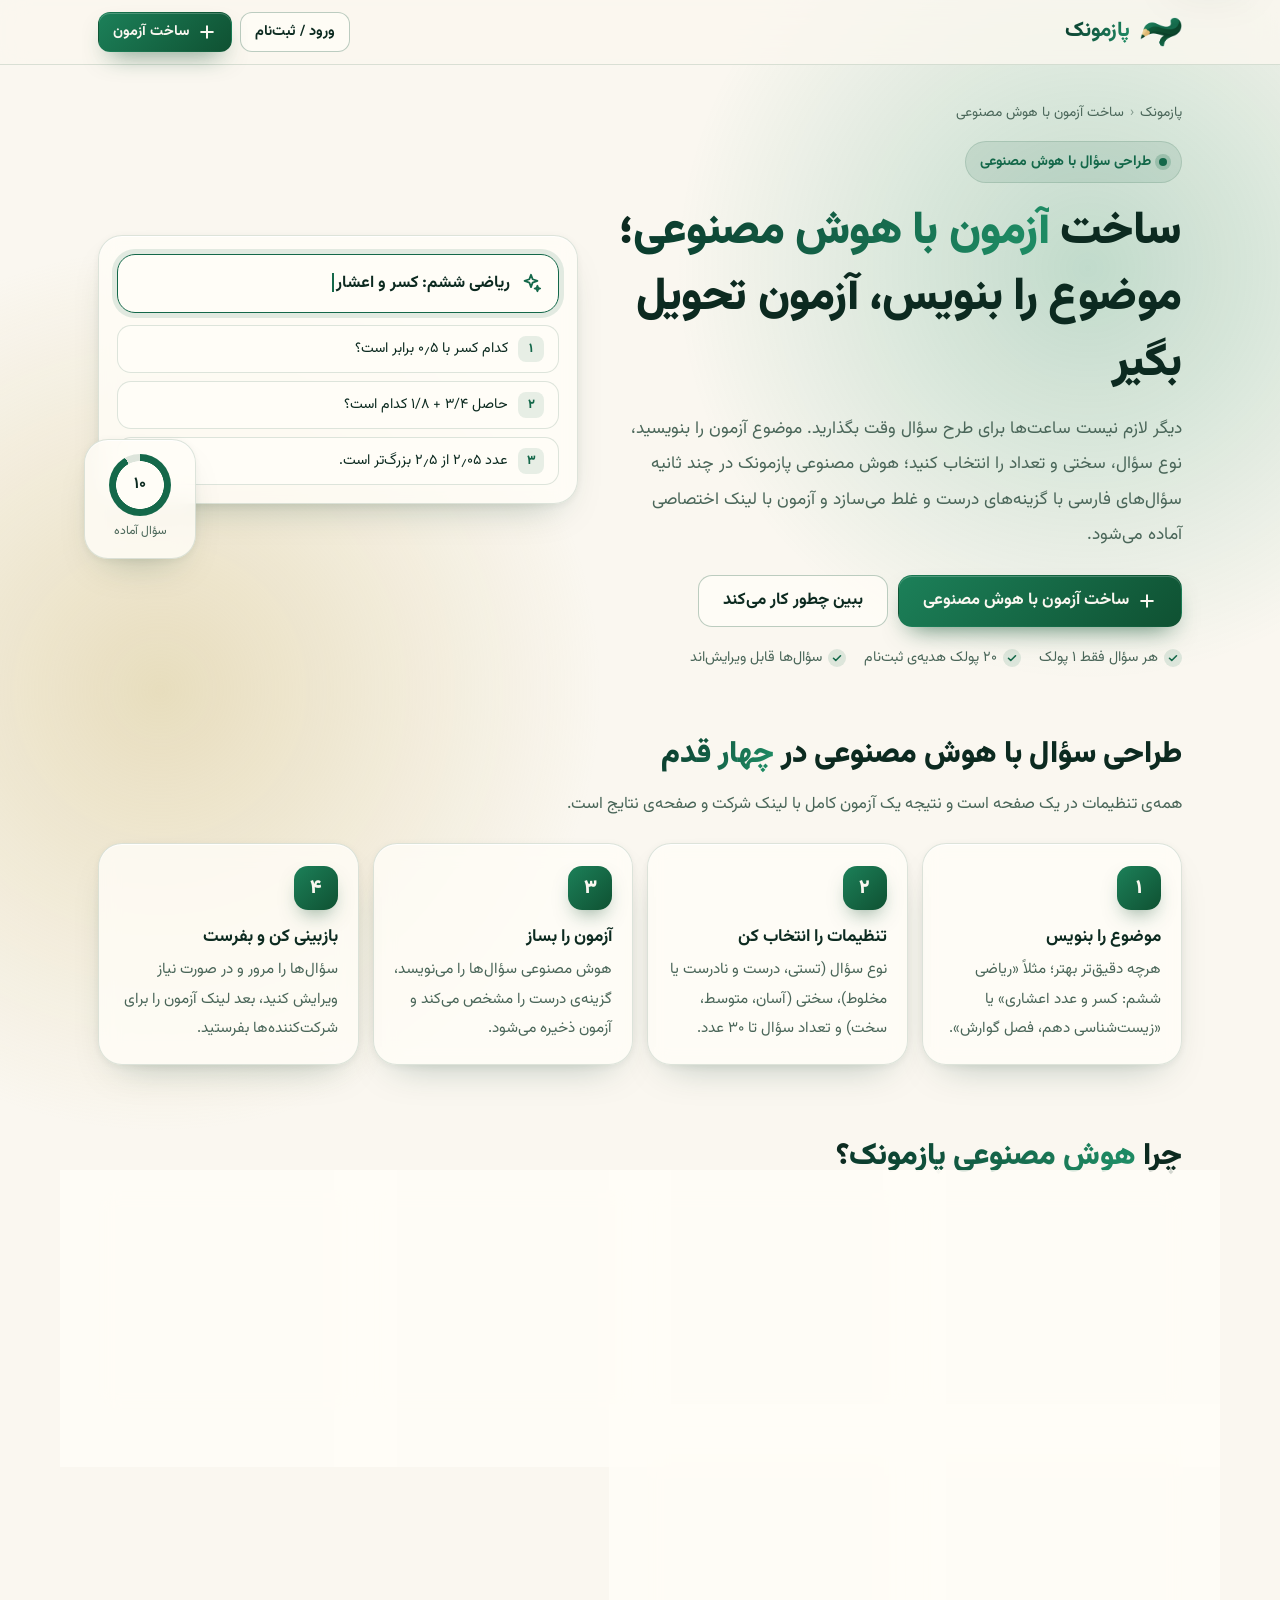
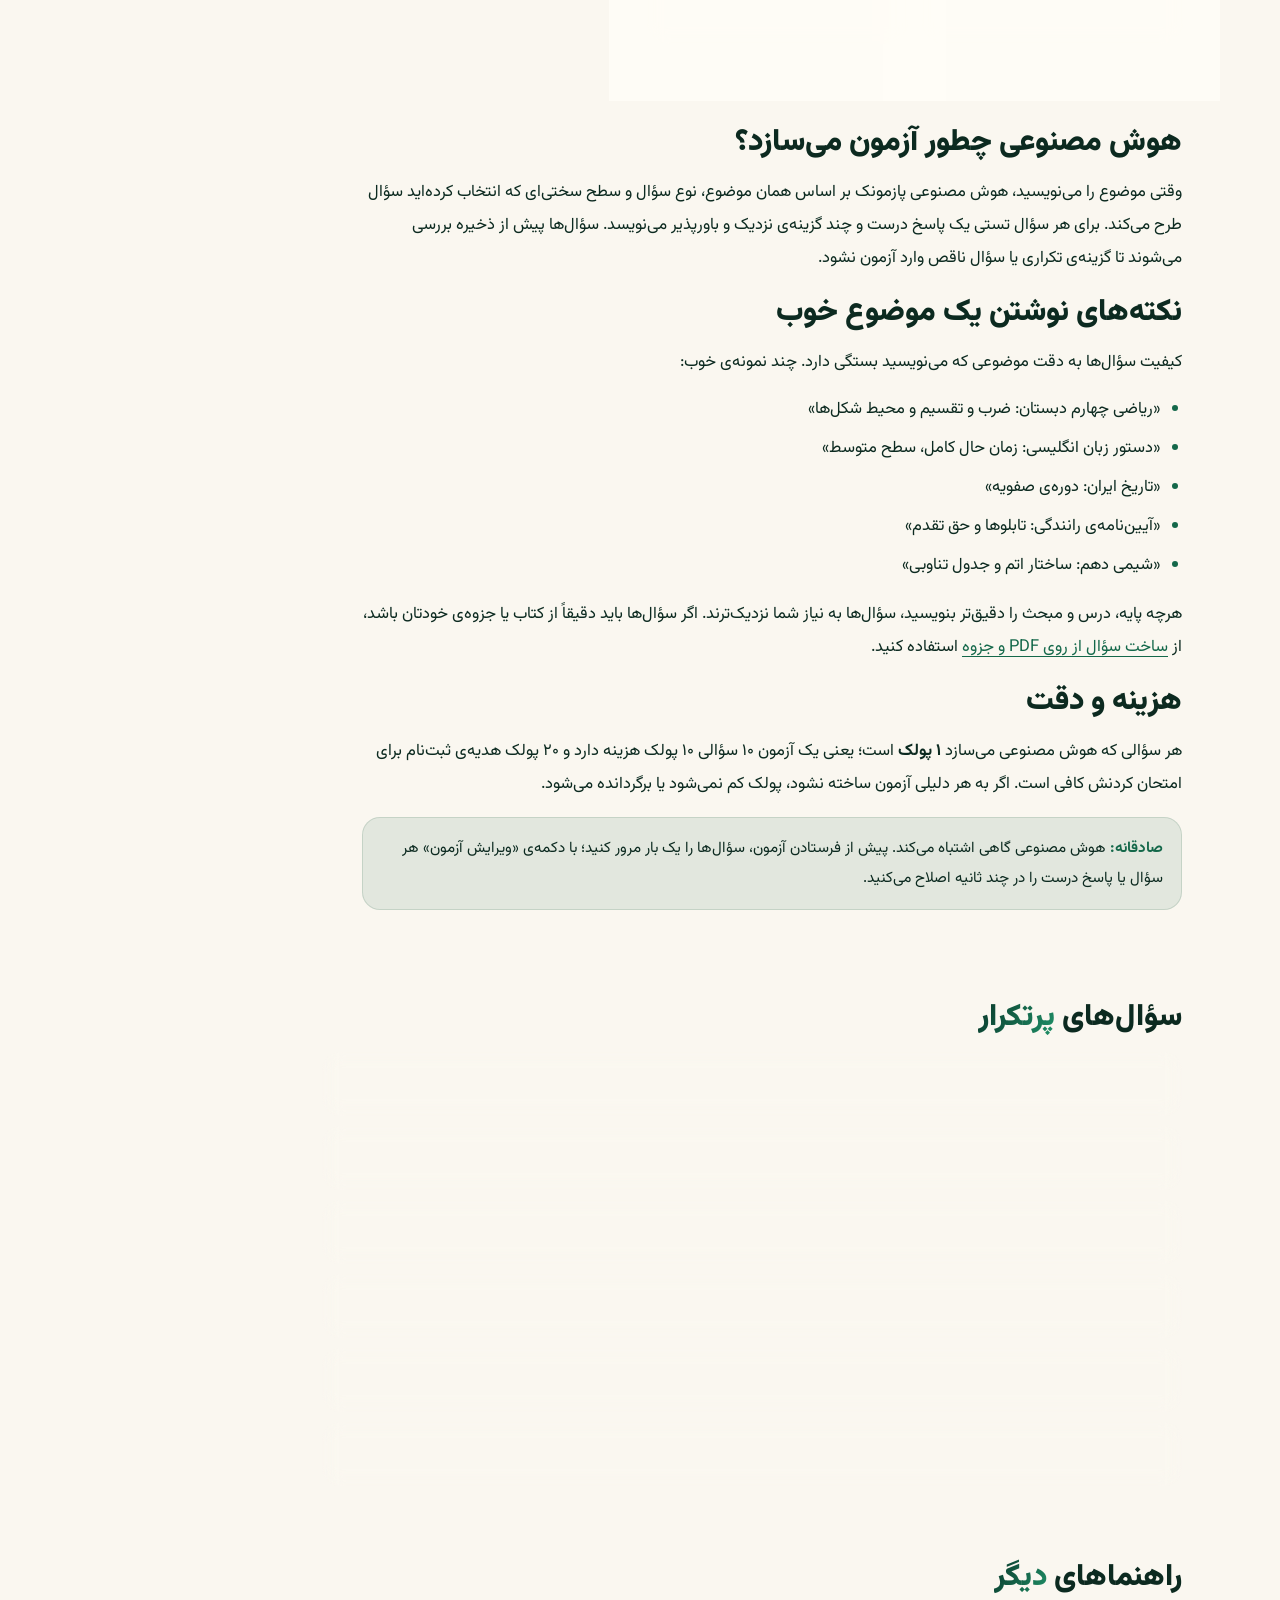
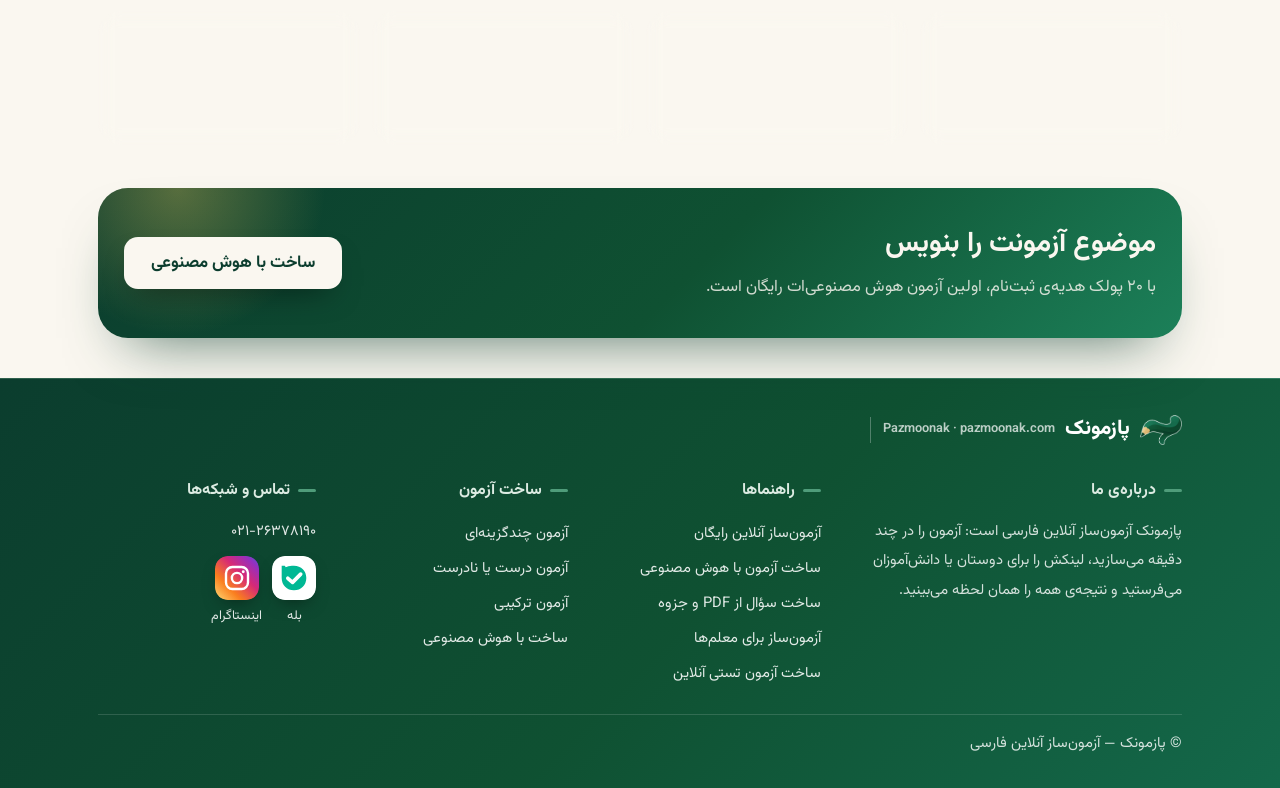
<file: azmoon-hoosh-masnoei.html>
<!doctype html>
<html lang="fa" dir="rtl">
<head>
<meta charset="utf-8">
<meta name="viewport" content="width=device-width, initial-scale=1, viewport-fit=cover">
<title>ساخت آزمون با هوش مصنوعی | طراحی سوال تستی خودکار | پازمونک</title>
<meta name="description" content="موضوع را بنویسید تا هوش مصنوعی پازمونک آزمون تستی یا درست و نادرست فارسی بسازد؛ تعداد سوال، سختی و زمان را انتخاب کنید و لینک آزمون را بگیرید.">
<meta name="robots" content="index,follow,max-snippet:-1,max-image-preview:large">
<link rel="canonical" href="https://pazmoonak.com/azmoon-hoosh-masnoei">
<meta name="theme-color" content="#FAF7F0" media="(prefers-color-scheme: light)">
<meta name="theme-color" content="#05211A" media="(prefers-color-scheme: dark)">
<meta property="og:type" content="website">
<meta property="og:locale" content="fa_IR">
<meta property="og:site_name" content="پازمونک">
<meta property="og:url" content="https://pazmoonak.com/azmoon-hoosh-masnoei">
<meta property="og:title" content="ساخت آزمون با هوش مصنوعی | طراحی سوال تستی خودکار | پازمونک">
<meta property="og:description" content="موضوع را بنویسید تا هوش مصنوعی پازمونک آزمون تستی یا درست و نادرست فارسی بسازد؛ تعداد سوال، سختی و زمان را انتخاب کنید و لینک آزمون را بگیرید.">
<meta property="og:image" content="https://pazmoonak.com/og-image.png">
<meta property="og:image:width" content="1200">
<meta property="og:image:height" content="630">
<meta name="twitter:card" content="summary_large_image">
<meta name="twitter:title" content="ساخت آزمون با هوش مصنوعی | طراحی سوال تستی خودکار | پازمونک">
<meta name="twitter:description" content="موضوع را بنویسید تا هوش مصنوعی پازمونک آزمون تستی یا درست و نادرست فارسی بسازد؛ تعداد سوال، سختی و زمان را انتخاب کنید و لینک آزمون را بگیرید.">
<meta name="twitter:image" content="https://pazmoonak.com/og-image.png">
<link rel="icon" href="/favicon.ico" sizes="48x48">
<link rel="icon" type="image/png" sizes="192x192" href="/favicon-192.png">
<link rel="apple-touch-icon" href="/apple-touch-icon.png">
<link rel="manifest" href="/site.webmanifest">
<link rel="preload" href="/vazirmatn.woff2" as="font" type="font/woff2" crossorigin>
<link rel="stylesheet" href="/lp.css">
<script>try{var t=localStorage.getItem('theme');if(t==='dark'||t==='light')document.documentElement.setAttribute('data-theme',t)}catch(e){}</script>
<script type="application/ld+json">{"@context":"https://schema.org","@graph":[{"@type":"WebPage","@id":"https://pazmoonak.com/azmoon-hoosh-masnoei#page","url":"https://pazmoonak.com/azmoon-hoosh-masnoei","name":"ساخت آزمون با هوش مصنوعی | طراحی سوال تستی خودکار | پازمونک","description":"موضوع را بنویسید تا هوش مصنوعی پازمونک آزمون تستی یا درست و نادرست فارسی بسازد؛ تعداد سوال، سختی و زمان را انتخاب کنید و لینک آزمون را بگیرید.","inLanguage":"fa","isPartOf":{"@id":"https://pazmoonak.com/#site"},"about":{"@id":"https://pazmoonak.com/#org"},"breadcrumb":{"@id":"https://pazmoonak.com/azmoon-hoosh-masnoei#bc"},"dateModified":"2026-11-19"},{"@type":"BreadcrumbList","@id":"https://pazmoonak.com/azmoon-hoosh-masnoei#bc","itemListElement":[{"@type":"ListItem","position":1,"name":"پازمونک","item":"https://pazmoonak.com/"},{"@type":"ListItem","position":2,"name":"ساخت آزمون با هوش مصنوعی","item":"https://pazmoonak.com/azmoon-hoosh-masnoei"}]},{"@type":"FAQPage","mainEntity":[{"@type":"Question","name":"ساخت آزمون با هوش مصنوعی چقدر هزینه دارد؟","acceptedAnswer":{"@type":"Answer","text":"هر سؤال یک پولک است؛ یک آزمون ۱۰ سؤالی ۱۰ پولک می‌شود. هنگام ثبت‌نام ۲۰ پولک هدیه می‌گیرید و بعد از آن می‌توانید پولک بخرید."}},{"@type":"Question","name":"هر بار چند سؤال می‌توانم بسازم؟","acceptedAnswer":{"@type":"Answer","text":"از روی موضوع، هر بار از ۱ تا ۳۰ سؤال. برای آزمون‌های بزرگ‌تر از روی فایل، تا ۵۰ سؤال در هر آزمون ساخته می‌شود."}},{"@type":"Question","name":"سؤال‌ها درست هستند؟","acceptedAnswer":{"@type":"Answer","text":"سؤال‌ها پیش از ذخیره از نظر ساختار بررسی می‌شوند، اما هوش مصنوعی ممکن است گاهی اشتباه کند؛ بهتر است پیش از فرستادن، سؤال‌ها را مرور و در صورت نیاز ویرایش کنید."}},{"@type":"Question","name":"می‌توانم سؤال‌ها را بعداً تغییر دهم؟","acceptedAnswer":{"@type":"Answer","text":"بله؛ هر سؤال، گزینه یا پاسخ درست را می‌توانید ویرایش کنید، سؤال اضافه یا حذف کنید."}},{"@type":"Question","name":"برای درس‌های ریاضی و فیزیک هم مناسب است؟","acceptedAnswer":{"@type":"Answer","text":"بله؛ فرمول‌ها به‌شکل استاندارد ریاضی نمایش داده می‌شوند. برای سؤال‌های محاسباتی، مرور پاسخ‌ها اهمیت بیشتری دارد."}},{"@type":"Question","name":"می‌شود از روی کتاب یا جزوه سؤال ساخت؟","acceptedAnswer":{"@type":"Answer","text":"بله؛ در بخش «از روی فایل» فایل PDF متنی، Word یا متن ساده بدهید تا سؤال‌ها فقط از محتوای خودتان ساخته شوند."}}]}]}</script>
</head>
<body>
<a class="skip" href="#main">پرش به محتوا</a>
<header class="top"><div class="wrap">
  <a class="brand" href="/" aria-label="پازمونک، صفحه‌ی اصلی"><img src="/logo/mark.png" width="42" height="30" alt=""><span>پازمونک</span></a>
  <nav aria-label="دسترسی سریع"><a class="btn btn-g" href="/signup">ورود / ثبت‌نام</a><a class="btn btn-p" href="/create"><svg viewBox="0 0 24 24" fill="none" stroke="currentColor" stroke-width="2.4" stroke-linecap="round" aria-hidden="true"><path d="M12 5v14M5 12h14"/></svg>ساخت آزمون</a></nav>
</div></header>
<main id="main">
<section class="hero"><div class="wrap">
  <div>
    <ol class="crumbs" aria-label="مسیر"><li><a href="/">پازمونک</a></li><li aria-current="page">ساخت آزمون با هوش مصنوعی</li></ol>
    <span class="eyebrow">طراحی سؤال با هوش مصنوعی</span>
    <h1>ساخت <em>آزمون با هوش مصنوعی</em>؛ موضوع را بنویس، آزمون تحویل بگیر</h1>
    <p class="lead">دیگر لازم نیست ساعت‌ها برای طرح سؤال وقت بگذارید. موضوع آزمون را بنویسید، نوع سؤال، سختی و تعداد را انتخاب کنید؛ هوش مصنوعی پازمونک در چند ثانیه سؤال‌های فارسی با گزینه‌های درست و غلط می‌سازد و آزمون با لینک اختصاصی آماده می‌شود.</p>
    <div class="cta"><a class="btn btn-p" href="/create/ai"><svg viewBox="0 0 24 24" fill="none" stroke="currentColor" stroke-width="2.4" stroke-linecap="round" aria-hidden="true"><path d="M12 5v14M5 12h14"/></svg>ساخت آزمون با هوش مصنوعی</a><a class="btn btn-g" href="#how">ببین چطور کار می‌کند</a></div>
    <ul class="ticks"><li>هر سؤال فقط ۱ پولک</li><li>۲۰ پولک هدیه‌ی ثبت‌نام</li><li>سؤال‌ها قابل ویرایش‌اند</li></ul>
  </div>
  <div class="vis" aria-hidden="true"><div class="card mock float"><div class="prompt"><svg viewBox="0 0 24 24" fill="none" stroke="currentColor" stroke-width="2" stroke-linecap="round" stroke-linejoin="round" aria-hidden="true"><path d="M12 3l1.8 4.9L19 9.7l-5.2 1.8L12 16.5l-1.8-5L5 9.7l5.2-1.8z"/><path d="M19 15l.8 2.2L22 18l-2.2.8L19 21l-.8-2.2L16 18l2.2-.8z"/></svg><span>ریاضی ششم: کسر و اعشار<span class="caret"></span></span></div>
<div class="gen"><div><i>۱</i>کدام کسر با ۰٫۵ برابر است؟</div><div><i>۲</i>حاصل ۳/۴ + ۱/۸ کدام است؟</div><div><i>۳</i>عدد ۲٫۰۵ از ۲٫۵ بزرگ‌تر است.</div></div></div>
<div class="card ring float d2"><b>۱۰</b>سؤال آماده</div></div>
</div></section>
<section class="s" id="how"><div class="wrap">
  <h2>طراحی سؤال با هوش مصنوعی در <em>چهار قدم</em></h2><p class="sub">همه‌ی تنظیمات در یک صفحه است و نتیجه یک آزمون کامل با لینک شرکت و صفحه‌ی نتایج است.</p>
  <ol class="steps"><li class="card"><h3>موضوع را بنویس</h3><p>هرچه دقیق‌تر بهتر؛ مثلاً «ریاضی ششم: کسر و عدد اعشاری» یا «زیست‌شناسی دهم، فصل گوارش».</p></li><li class="card"><h3>تنظیمات را انتخاب کن</h3><p>نوع سؤال (تستی، درست و نادرست یا مخلوط)، سختی (آسان، متوسط، سخت) و تعداد سؤال تا ۳۰ عدد.</p></li><li class="card"><h3>آزمون را بساز</h3><p>هوش مصنوعی سؤال‌ها را می‌نویسد، گزینه‌ی درست را مشخص می‌کند و آزمون ذخیره می‌شود.</p></li><li class="card"><h3>بازبینی کن و بفرست</h3><p>سؤال‌ها را مرور و در صورت نیاز ویرایش کنید، بعد لینک آزمون را برای شرکت‌کننده‌ها بفرستید.</p></li></ol>
</div></section>
<section class="s"><div class="wrap">
  <h2>چرا <em>هوش مصنوعی پازمونک</em>؟</h2>
  <div class="feats"><div class="card feat"><span class="ic"><svg viewBox="0 0 24 24" fill="none" stroke="currentColor" stroke-width="2" stroke-linecap="round" stroke-linejoin="round" aria-hidden="true"><path d="M12 3l1.8 4.9L19 9.7l-5.2 1.8L12 16.5l-1.8-5L5 9.7l5.2-1.8z"/><path d="M19 15l.8 2.2L22 18l-2.2.8L19 21l-.8-2.2L16 18l2.2-.8z"/></svg></span><h3>سؤال فارسی و روان</h3><p>سؤال‌ها و گزینه‌ها به فارسی و با گزینه‌های غلطِ باورپذیر نوشته می‌شوند، نه گزینه‌های بی‌ربط.</p></div><div class="card feat"><span class="ic"><svg viewBox="0 0 24 24" fill="none" stroke="currentColor" stroke-width="2" stroke-linecap="round" stroke-linejoin="round" aria-hidden="true"><circle cx="12" cy="12" r="8.5"/><circle cx="12" cy="12" r="4.5"/><circle cx="12" cy="12" r="1"/></svg></span><h3>سه سطح سختی</h3><p>آسان برای یادآوری مفاهیم، متوسط برای فهم مطلب و سخت برای تحلیل و کاربرد.</p></div><div class="card feat"><span class="ic"><svg viewBox="0 0 24 24" fill="none" stroke="currentColor" stroke-width="2" stroke-linecap="round" stroke-linejoin="round" aria-hidden="true"><circle cx="12" cy="13" r="8"/><path d="M12 9v4l2.5 1.5M9.5 2.5h5"/></svg></span><h3>زمان خودکار</h3><p>می‌توانید زمان آزمون را دستی بگذارید یا بگذارید متناسب با سؤال‌ها پیشنهاد شود.</p></div><div class="card feat"><span class="ic"><svg viewBox="0 0 24 24" fill="none" stroke="currentColor" stroke-width="2" stroke-linecap="round" stroke-linejoin="round" aria-hidden="true"><path d="M4 20h4L19 9l-4-4L4 16z"/><path d="M13.5 6.5l4 4"/></svg></span><h3>کاملاً قابل ویرایش</h3><p>هر سؤال، گزینه یا پاسخ درست را بعد از ساخت تغییر دهید؛ کنترل نهایی همیشه با شماست.</p></div><div class="card feat"><span class="ic"><svg viewBox="0 0 24 24" fill="none" stroke="currentColor" stroke-width="2" stroke-linecap="round" stroke-linejoin="round" aria-hidden="true"><path d="M4 7h7M7.5 3.5v7M14 5.5l5 5M19 5.5l-5 5M4 17h7M14 15h5M14 19h5"/></svg></span><h3>فرمول ریاضی</h3><p>عبارت‌های ریاضی به‌شکل فرمول استاندارد نمایش داده می‌شوند؛ مناسب ریاضی و فیزیک.</p></div><div class="card feat"><span class="ic"><svg viewBox="0 0 24 24" fill="none" stroke="currentColor" stroke-width="2" stroke-linecap="round" stroke-linejoin="round" aria-hidden="true"><path d="M14 3H7a2 2 0 0 0-2 2v14a2 2 0 0 0 2 2h10a2 2 0 0 0 2-2V8z"/><path d="M14 3v5h5M9 13h6M9 17h4"/></svg></span><h3>از روی جزوه هم می‌سازد</h3><p>اگر می‌خواهید سؤال‌ها فقط از متن خودتان باشد، فایل PDF یا Word بدهید.</p></div></div>
</div></section><section class="s"><div class="wrap"><div class="prose"><h2>هوش مصنوعی چطور آزمون می‌سازد؟</h2><p>وقتی موضوع را می‌نویسید، هوش مصنوعی پازمونک بر اساس همان موضوع، نوع سؤال و سطح سختی‌ای که انتخاب کرده‌اید سؤال طرح می‌کند. برای هر سؤال تستی یک پاسخ درست و چند گزینه‌ی نزدیک و باورپذیر می‌نویسد. سؤال‌ها پیش از ذخیره بررسی می‌شوند تا گزینه‌ی تکراری یا سؤال ناقص وارد آزمون نشود.</p><h2>نکته‌های نوشتن یک موضوع خوب</h2><p>کیفیت سؤال‌ها به دقت موضوعی که می‌نویسید بستگی دارد. چند نمونه‌ی خوب:</p>
<ul>
<li>«ریاضی چهارم دبستان: ضرب و تقسیم و محیط شکل‌ها»</li>
<li>«دستور زبان انگلیسی: زمان حال کامل، سطح متوسط»</li>
<li>«تاریخ ایران: دوره‌ی صفویه»</li>
<li>«آیین‌نامه‌ی رانندگی: تابلوها و حق تقدم»</li>
<li>«شیمی دهم: ساختار اتم و جدول تناوبی»</li>
</ul>
<p>هرچه پایه، درس و مبحث را دقیق‌تر بنویسید، سؤال‌ها به نیاز شما نزدیک‌ترند. اگر سؤال‌ها باید دقیقاً از کتاب یا جزوه‌ی خودتان باشد، از <a href="/azmoon-az-pdf">ساخت سؤال از روی PDF و جزوه</a> استفاده کنید.</p><h2>هزینه و دقت</h2><p>هر سؤالی که هوش مصنوعی می‌سازد <strong>۱ پولک</strong> است؛ یعنی یک آزمون ۱۰ سؤالی ۱۰ پولک هزینه دارد و ۲۰ پولک هدیه‌ی ثبت‌نام برای امتحان کردنش کافی است. اگر به هر دلیلی آزمون ساخته نشود، پولک کم نمی‌شود یا برگردانده می‌شود.</p>
<div class="note"><b>صادقانه:</b> هوش مصنوعی گاهی اشتباه می‌کند. پیش از فرستادن آزمون، سؤال‌ها را یک بار مرور کنید؛ با دکمه‌ی «ویرایش آزمون» هر سؤال یا پاسخ درست را در چند ثانیه اصلاح می‌کنید.</div></div></div></section><section class="s" id="faq"><div class="wrap">
  <h2>سؤال‌های <em>پرتکرار</em></h2>
  <div class="faq"><details class="card"><summary>ساخت آزمون با هوش مصنوعی چقدر هزینه دارد؟</summary><p>هر سؤال یک پولک است؛ یک آزمون ۱۰ سؤالی ۱۰ پولک می‌شود. هنگام ثبت‌نام ۲۰ پولک هدیه می‌گیرید و بعد از آن می‌توانید پولک بخرید.</p></details><details class="card"><summary>هر بار چند سؤال می‌توانم بسازم؟</summary><p>از روی موضوع، هر بار از ۱ تا ۳۰ سؤال. برای آزمون‌های بزرگ‌تر از روی فایل، تا ۵۰ سؤال در هر آزمون ساخته می‌شود.</p></details><details class="card"><summary>سؤال‌ها درست هستند؟</summary><p>سؤال‌ها پیش از ذخیره از نظر ساختار بررسی می‌شوند، اما هوش مصنوعی ممکن است گاهی اشتباه کند؛ بهتر است پیش از فرستادن، سؤال‌ها را مرور و در صورت نیاز ویرایش کنید.</p></details><details class="card"><summary>می‌توانم سؤال‌ها را بعداً تغییر دهم؟</summary><p>بله؛ هر سؤال، گزینه یا پاسخ درست را می‌توانید ویرایش کنید، سؤال اضافه یا حذف کنید.</p></details><details class="card"><summary>برای درس‌های ریاضی و فیزیک هم مناسب است؟</summary><p>بله؛ فرمول‌ها به‌شکل استاندارد ریاضی نمایش داده می‌شوند. برای سؤال‌های محاسباتی، مرور پاسخ‌ها اهمیت بیشتری دارد.</p></details><details class="card"><summary>می‌شود از روی کتاب یا جزوه سؤال ساخت؟</summary><p>بله؛ در بخش «از روی فایل» فایل PDF متنی، Word یا متن ساده بدهید تا سؤال‌ها فقط از محتوای خودتان ساخته شوند.</p></details></div>
</div></section><section class="s"><div class="wrap">
  <h2>راهنماهای <em>دیگر</em></h2>
  <div class="rel"><a class="card" href="/azmoon-online"><b>آزمون‌ساز آنلاین رایگان</b><span>ساخت و برگزاری آزمون آنلاین در چند دقیقه</span></a><a class="card" href="/azmoon-az-pdf"><b>ساخت سؤال از PDF و جزوه</b><span>تبدیل جزوه و کتاب به آزمون</span></a><a class="card" href="/azmoon-baraye-moalem"><b>آزمون‌ساز برای معلم‌ها</b><span>امتحان کلاسی آنلاین با تصحیح خودکار</span></a><a class="card" href="/azmoon-testi"><b>ساخت آزمون تستی آنلاین</b><span>چهارگزینه‌ای و درست و نادرست</span></a></div>
</div></section>
<div class="wrap"><div class="band"><div><h2>موضوع آزمونت را بنویس</h2><p>با ۲۰ پولک هدیه‌ی ثبت‌نام، اولین آزمون هوش مصنوعی‌ات رایگان است.</p></div><a class="btn" href="/create/ai">ساخت با هوش مصنوعی</a></div></div>
</main><footer class="foot"><div class="wrap">
  <div class="fb"><img src="/logo/mark.png" width="42" height="30" alt=""><span>پازمونک</span><small lang="en">Pazmoonak · pazmoonak.com</small></div>
  <section><h3>درباره‌ی ما</h3><p>پازمونک آزمون‌ساز آنلاین فارسی است: آزمون را در چند دقیقه می‌سازید، لینکش را برای دوستان یا دانش‌آموزان می‌فرستید و نتیجه‌ی همه را همان لحظه می‌بینید.</p></section>
  <nav aria-label="راهنماها"><h3>راهنماها</h3><ul><li><a href="/azmoon-online">آزمون‌ساز آنلاین رایگان</a></li><li><a href="/azmoon-hoosh-masnoei" aria-current="page">ساخت آزمون با هوش مصنوعی</a></li><li><a href="/azmoon-az-pdf">ساخت سؤال از PDF و جزوه</a></li><li><a href="/azmoon-baraye-moalem">آزمون‌ساز برای معلم‌ها</a></li><li><a href="/azmoon-testi">ساخت آزمون تستی آنلاین</a></li></ul></nav>
  <nav aria-label="ساخت آزمون"><h3>ساخت آزمون</h3><ul><li><a href="/create/mcq">آزمون چندگزینه‌ای</a></li><li><a href="/create/tf">آزمون درست یا نادرست</a></li><li><a href="/create/mixed">آزمون ترکیبی</a></li><li><a href="/create/ai">ساخت با هوش مصنوعی</a></li></ul></nav>
  <section><h3>تماس و شبکه‌ها</h3><p><a href="tel:+982126378190">۰۲۱-۲۶۳۷۸۱۹۰</a></p>
    <div class="soc" style="margin-top:10px"><a href="https://ble.ir/pazmoonak" target="_blank" rel="noopener" aria-label="کانال پازمونک در بله"><svg viewBox="0 0 48 48" aria-hidden="true"><rect width="48" height="48" rx="13" fill="#fff"/><g transform="translate(24 24) scale(1.12) translate(-21 -20)"><path d="M9 8H12L13 9.500Q15 8 19 8H21C28 8 33 13 33 20C33 27 28 32 21 32C14 32 9 27 9 20Z" fill="#00B894"/><path d="M15 20.300L19.600 24.300L27.500 16.200" fill="none" stroke="#fff" stroke-width="3.600" stroke-linecap="round" stroke-linejoin="round"/></g></svg><span>بله</span></a><a href="https://www.instagram.com/pazmoonak/" target="_blank" rel="noopener" aria-label="پازمونک در اینستاگرام"><svg viewBox="0 0 48 48" aria-hidden="true"><defs><linearGradient id="igG" x1="0" y1="1" x2="1" y2="0"><stop offset="0" stop-color="#FEDA75"/><stop offset=".3" stop-color="#FA7E1E"/><stop offset=".6" stop-color="#D62976"/><stop offset=".85" stop-color="#962FBF"/><stop offset="1" stop-color="#4F5BD5"/></linearGradient></defs><rect width="48" height="48" rx="13" fill="url(#igG)"/><rect x="12" y="12" width="24" height="24" rx="7" fill="none" stroke="#fff" stroke-width="2.600"/><circle cx="24" cy="24" r="5.600" fill="none" stroke="#fff" stroke-width="2.600"/><circle cx="30.800" cy="17.200" r="1.600" fill="#fff"/></svg><span>اینستاگرام</span></a></div></section>
  <p class="copy">© پازمونک — آزمون‌ساز آنلاین فارسی</p>
</div></footer>
</body>
</html>
</file>
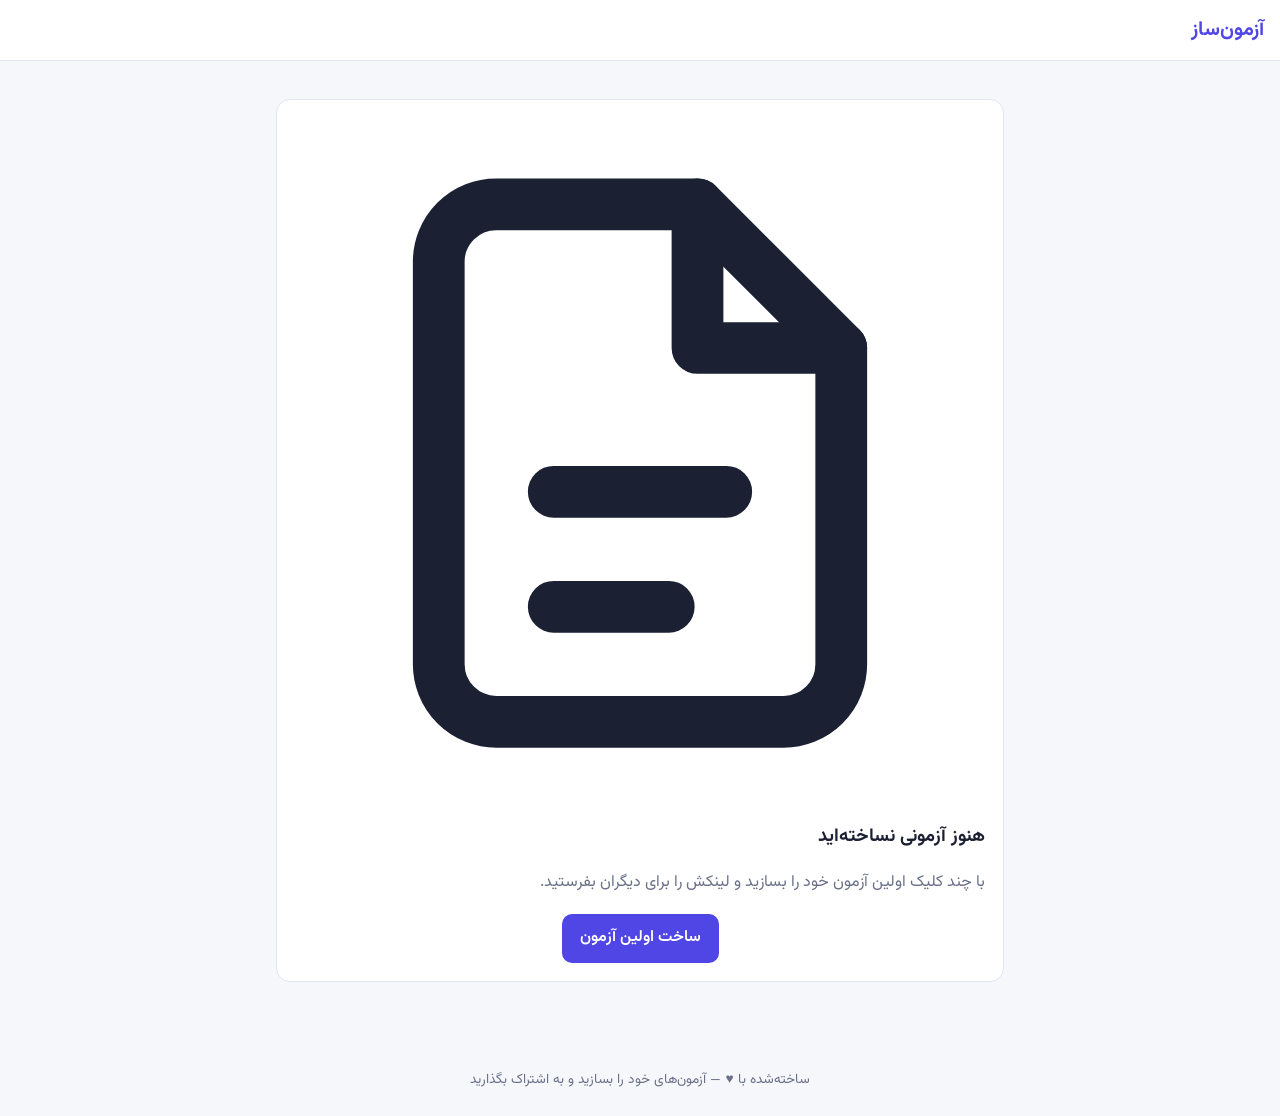
<file: index (13).html>
<!doctype html>
<html lang="fa" dir="rtl">
<head>
  <meta charset="utf-8">
  <meta name="viewport" content="width=device-width, initial-scale=1">
  <title>آزمون‌ساز</title>
  <meta name="description" content="آزمون بسازید، لینکش را بدهید و نتیجه را ببینید.">
  <link rel="preconnect" href="https://fonts.googleapis.com">
  <link rel="preconnect" href="https://fonts.gstatic.com" crossorigin>
  <link href="https://fonts.googleapis.com/css2?family=Vazirmatn:wght@400;600;700&display=swap" rel="stylesheet">
  <link rel="stylesheet" href="style.css">
</head>
<body>
  <header class="top">
    <a class="brand" href="#/">آزمون‌ساز</a>
  </header>
  <main id="app" class="wrap" aria-live="polite"></main>
  <footer class="foot">ساخته‌شده با ♥ — آزمون‌های خود را بسازید و به اشتراک بگذارید</footer>
  <script src="config.js"></script>
  <script src="app.js"></script>
</body>
</html>
</file>
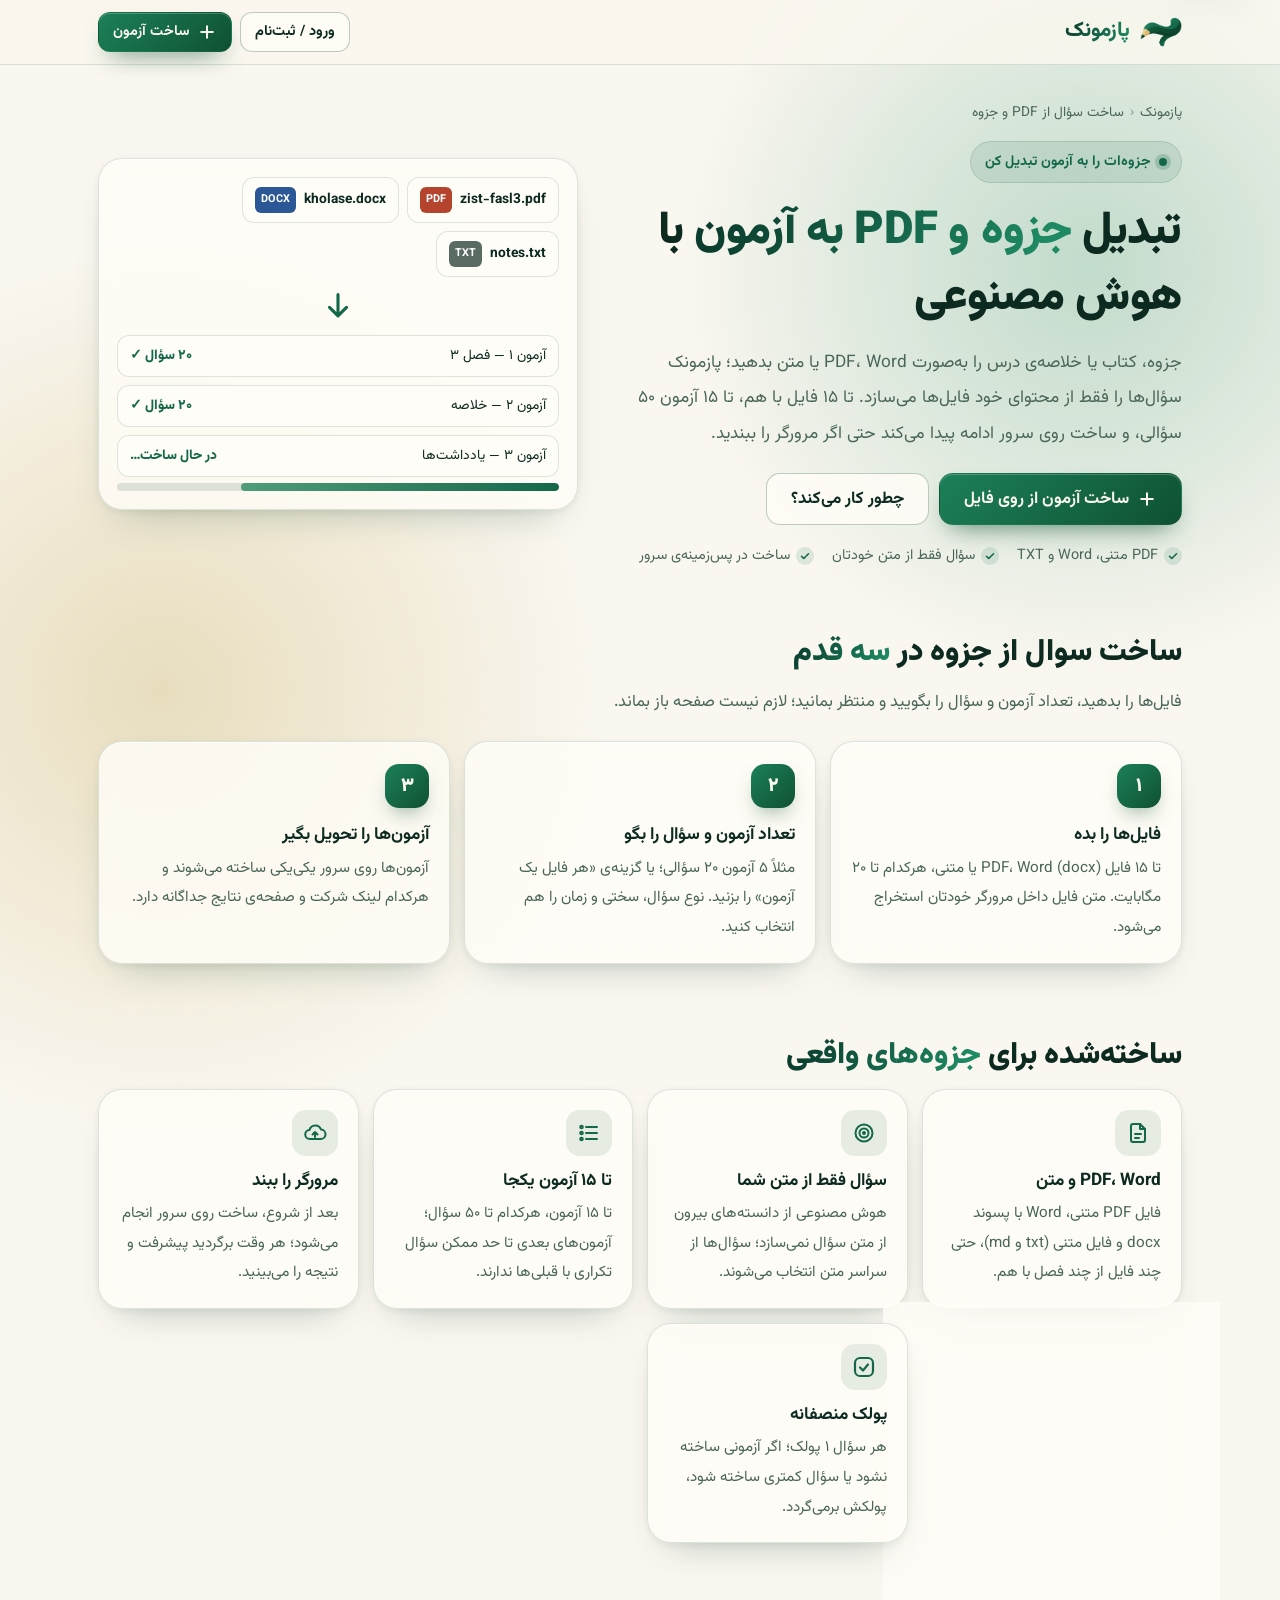
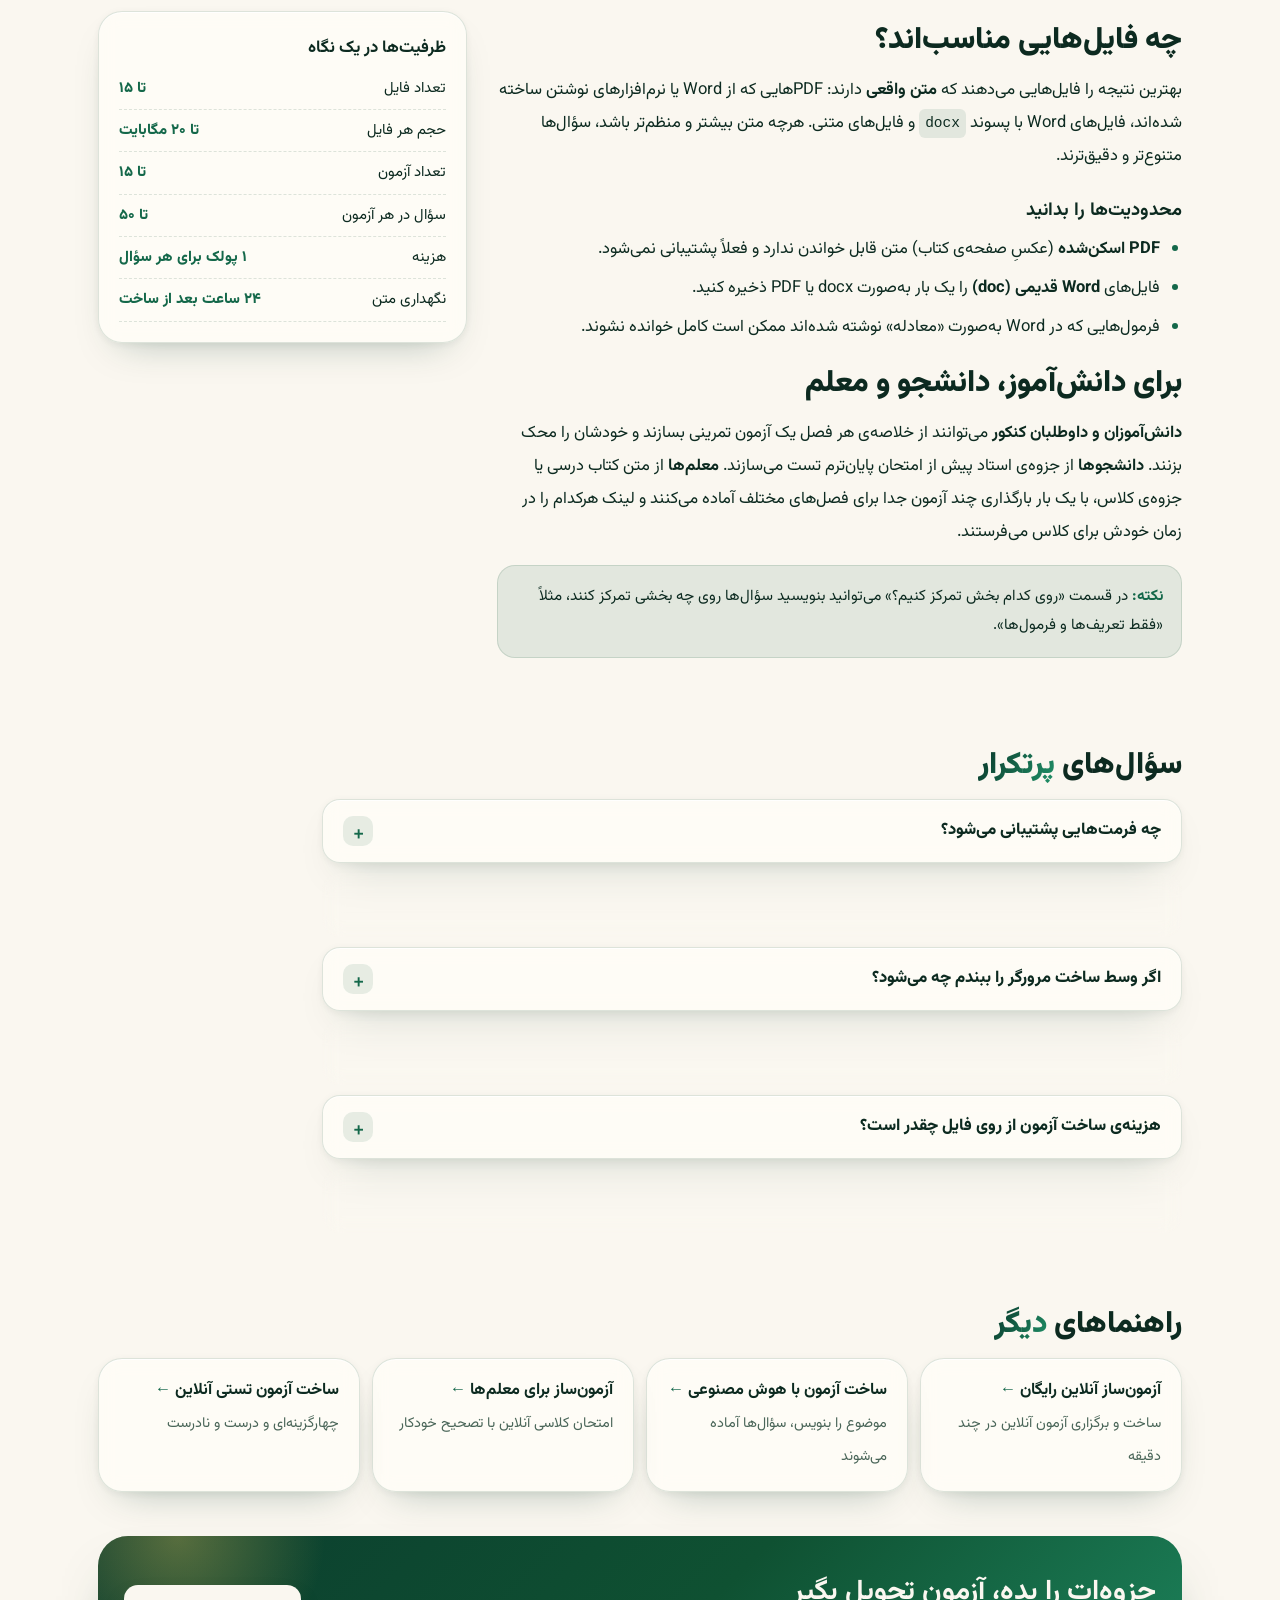
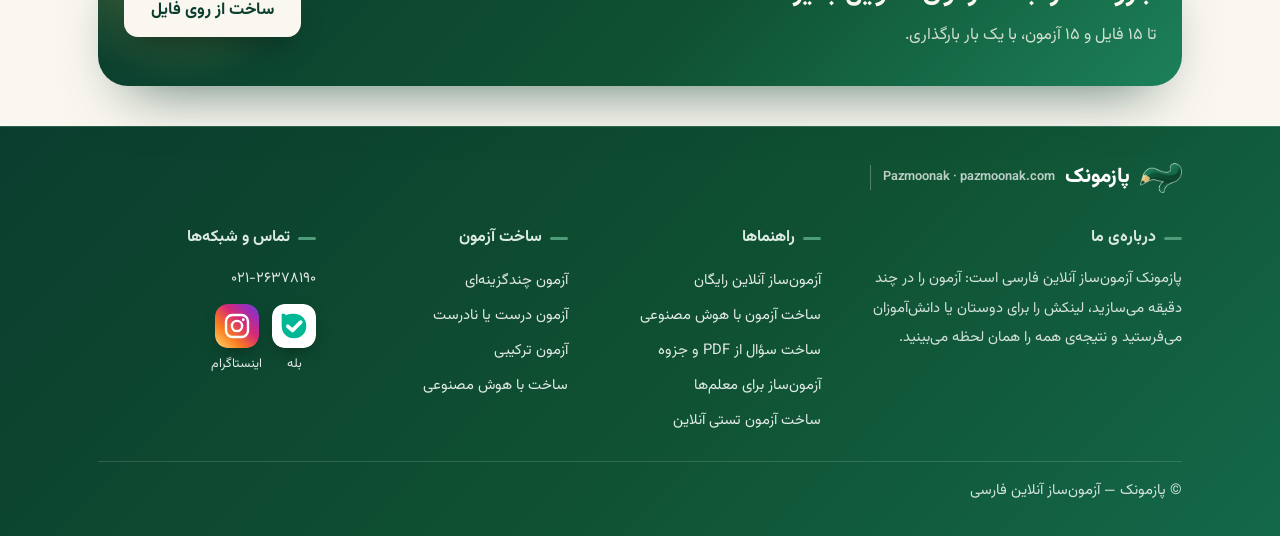
<file: pages/azmoon-az-pdf.html>
<!doctype html>
<html lang="fa" dir="rtl">
<head>
<meta charset="utf-8">
<meta name="viewport" content="width=device-width, initial-scale=1, viewport-fit=cover">
<title>ساخت سوال از PDF و جزوه با هوش مصنوعی | تبدیل جزوه به آزمون | پازمونک</title>
<meta name="description" content="فایل PDF، Word یا متن جزوه را بدهید تا هوش مصنوعی پازمونک از روی همان متن سوال تستی بسازد؛ تا ۱۵ فایل و ۱۵ آزمون ۵۰ سوالی، حتی با بستن مرورگر.">
<meta name="robots" content="index,follow,max-snippet:-1,max-image-preview:large">
<link rel="canonical" href="https://pazmoonak.com/azmoon-az-pdf">
<meta name="theme-color" content="#FAF7F0" media="(prefers-color-scheme: light)">
<meta name="theme-color" content="#05211A" media="(prefers-color-scheme: dark)">
<meta property="og:type" content="website">
<meta property="og:locale" content="fa_IR">
<meta property="og:site_name" content="پازمونک">
<meta property="og:url" content="https://pazmoonak.com/azmoon-az-pdf">
<meta property="og:title" content="ساخت سوال از PDF و جزوه با هوش مصنوعی | تبدیل جزوه به آزمون | پازمونک">
<meta property="og:description" content="فایل PDF، Word یا متن جزوه را بدهید تا هوش مصنوعی پازمونک از روی همان متن سوال تستی بسازد؛ تا ۱۵ فایل و ۱۵ آزمون ۵۰ سوالی، حتی با بستن مرورگر.">
<meta property="og:image" content="https://pazmoonak.com/og-image.png">
<meta property="og:image:width" content="1200">
<meta property="og:image:height" content="630">
<meta property="og:image:type" content="image/png">
<meta property="og:image:alt" content="پازمونک؛ آزمون‌ساز آنلاین فارسی">
<meta name="twitter:card" content="summary_large_image">
<meta name="twitter:title" content="ساخت سوال از PDF و جزوه با هوش مصنوعی | تبدیل جزوه به آزمون | پازمونک">
<meta name="twitter:description" content="فایل PDF، Word یا متن جزوه را بدهید تا هوش مصنوعی پازمونک از روی همان متن سوال تستی بسازد؛ تا ۱۵ فایل و ۱۵ آزمون ۵۰ سوالی، حتی با بستن مرورگر.">
<meta name="twitter:image" content="https://pazmoonak.com/og-image.png">
<link rel="icon" href="/favicon.ico" sizes="48x48">
<link rel="icon" type="image/png" sizes="192x192" href="/favicon-192.png">
<link rel="apple-touch-icon" href="/apple-touch-icon.png">
<link rel="manifest" href="/site.webmanifest">
<link rel="preload" href="/vazirmatn.woff2" as="font" type="font/woff2" crossorigin>
<link rel="stylesheet" href="/lp.css">
<script>try{var t=localStorage.getItem('theme');if(t==='dark'||t==='light')document.documentElement.setAttribute('data-theme',t)}catch(e){}</script>
<script type="application/ld+json">{"@context":"https://schema.org","@graph":[{"@type":"WebPage","@id":"https://pazmoonak.com/azmoon-az-pdf#page","url":"https://pazmoonak.com/azmoon-az-pdf","name":"ساخت سوال از PDF و جزوه با هوش مصنوعی | تبدیل جزوه به آزمون | پازمونک","description":"فایل PDF، Word یا متن جزوه را بدهید تا هوش مصنوعی پازمونک از روی همان متن سوال تستی بسازد؛ تا ۱۵ فایل و ۱۵ آزمون ۵۰ سوالی، حتی با بستن مرورگر.","inLanguage":"fa","isPartOf":{"@id":"https://pazmoonak.com/#site"},"about":{"@id":"https://pazmoonak.com/#org"},"breadcrumb":{"@id":"https://pazmoonak.com/azmoon-az-pdf#bc"},"dateModified":"2026-11-19"},{"@type":"BreadcrumbList","@id":"https://pazmoonak.com/azmoon-az-pdf#bc","itemListElement":[{"@type":"ListItem","position":1,"name":"پازمونک","item":"https://pazmoonak.com/"},{"@type":"ListItem","position":2,"name":"ساخت سؤال از PDF و جزوه","item":"https://pazmoonak.com/azmoon-az-pdf"}]},{"@type":"FAQPage","mainEntity":[{"@type":"Question","name":"چه فرمت‌هایی پشتیبانی می‌شود؟","acceptedAnswer":{"@type":"Answer","text":"PDF متنی، Word با پسوند docx و فایل‌های متنی txt و md. PDF اسکن‌شده و فایل doc قدیمی پشتیبانی نمی‌شوند."}},{"@type":"Question","name":"سؤال‌ها از کجا ساخته می‌شوند؟","acceptedAnswer":{"@type":"Answer","text":"فقط از متن فایل‌هایی که می‌دهید؛ هوش مصنوعی اطلاعات بیرون از متن را وارد سؤال‌ها نمی‌کند و سؤال‌ها از قسمت‌های مختلف متن انتخاب می‌شوند."}},{"@type":"Question","name":"اگر وسط ساخت مرورگر را ببندم چه می‌شود؟","acceptedAnswer":{"@type":"Answer","text":"هیچ اتفاقی؛ بعد از شروع، ساخت روی سرور انجام می‌شود. هر وقت دوباره وارد شوید پیشرفت و آزمون‌های آماده را می‌بینید."}},{"@type":"Question","name":"فایل من کجا ذخیره می‌شود؟","acceptedAnswer":{"@type":"Answer","text":"خود فایل روی سرور ذخیره نمی‌شود؛ متن آن داخل مرورگر شما استخراج می‌شود و فقط متن برای ساخت فرستاده می‌شود و ۲۴ ساعت بعد از پایان ساخت پاک می‌شود."}},{"@type":"Question","name":"هزینه‌ی ساخت آزمون از روی فایل چقدر است؟","acceptedAnswer":{"@type":"Answer","text":"هر سؤال یک پولک؛ مثلاً ۳ آزمون ۲۰ سؤالی ۶۰ پولک. اگر آزمونی ناموفق باشد یا کمتر از تعداد خواسته‌شده سؤال ساخته شود، پولک مابقی برمی‌گردد."}},{"@type":"Question","name":"چرا از فایل من متنی پیدا نشد؟","acceptedAnswer":{"@type":"Answer","text":"معمولاً یعنی فایل اسکن‌شده است یا صفحه‌هایش عکس‌اند. فایل اصلی Word یا PDF متنی را امتحان کنید."}}]}]}</script>
</head>
<body>
<a class="skip" href="#main">پرش به محتوا</a>
<header class="top"><div class="wrap">
  <a class="brand" href="/" aria-label="پازمونک، صفحه‌ی اصلی"><img src="/logo/mark.png" width="42" height="30" alt=""><span>پازمونک</span></a>
  <nav aria-label="دسترسی سریع"><a class="btn btn-g" href="/signup">ورود / ثبت‌نام</a><a class="btn btn-p" href="/create"><svg viewBox="0 0 24 24" fill="none" stroke="currentColor" stroke-width="2.4" stroke-linecap="round" aria-hidden="true"><path d="M12 5v14M5 12h14"/></svg>ساخت آزمون</a></nav>
</div></header>
<main id="main">
<section class="hero"><div class="wrap">
  <div>
    <ol class="crumbs" aria-label="مسیر"><li><a href="/">پازمونک</a></li><li aria-current="page">ساخت سؤال از PDF و جزوه</li></ol>
    <span class="eyebrow">جزوه‌ات را به آزمون تبدیل کن</span>
    <h1>تبدیل <em>جزوه و PDF به آزمون</em> با هوش مصنوعی</h1>
    <p class="lead">جزوه، کتاب یا خلاصه‌ی درس را به‌صورت PDF، Word یا متن بدهید؛ پازمونک سؤال‌ها را فقط از محتوای خود فایل‌ها می‌سازد. تا ۱۵ فایل با هم، تا ۱۵ آزمون ۵۰ سؤالی، و ساخت روی سرور ادامه پیدا می‌کند حتی اگر مرورگر را ببندید.</p>
    <div class="cta"><a class="btn btn-p" href="/create/files"><svg viewBox="0 0 24 24" fill="none" stroke="currentColor" stroke-width="2.4" stroke-linecap="round" aria-hidden="true"><path d="M12 5v14M5 12h14"/></svg>ساخت آزمون از روی فایل</a><a class="btn btn-g" href="#how">چطور کار می‌کند؟</a></div>
    <ul class="ticks"><li>PDF متنی، Word و TXT</li><li>سؤال فقط از متن خودتان</li><li>ساخت در پس‌زمینه‌ی سرور</li></ul>
  </div>
  <div class="vis" aria-hidden="true"><div class="card mock float"><div class="files"><span class="file"><b>PDF</b>zist-fasl3.pdf</span><span class="file"><b class="w">DOCX</b>kholase.docx</span><span class="file"><b class="t">TXT</b>notes.txt</span></div>
<span class="arrow"><svg viewBox="0 0 24 24" fill="none" stroke="currentColor" stroke-width="2.2" stroke-linecap="round" stroke-linejoin="round" aria-hidden="true"><path d="M12 4v15M6 13l6 6 6-6"/></svg></span>
<div class="ex"><span>آزمون ۱ — فصل ۳</span><span>۲۰ سؤال ✓</span></div><div class="ex"><span>آزمون ۲ — خلاصه</span><span>۲۰ سؤال ✓</span></div><div class="ex"><span>آزمون ۳ — یادداشت‌ها</span><span>در حال ساخت…</span></div><div class="bar"><i style="width:72%"></i></div></div></div>
</div></section>
<section class="s" id="how"><div class="wrap">
  <h2>ساخت سوال از جزوه در <em>سه قدم</em></h2><p class="sub">فایل‌ها را بدهید، تعداد آزمون و سؤال را بگویید و منتظر بمانید؛ لازم نیست صفحه باز بماند.</p>
  <ol class="steps"><li class="card"><h3>فایل‌ها را بده</h3><p>تا ۱۵ فایل PDF، Word (docx) یا متنی، هرکدام تا ۲۰ مگابایت. متن فایل داخل مرورگر خودتان استخراج می‌شود.</p></li><li class="card"><h3>تعداد آزمون و سؤال را بگو</h3><p>مثلاً ۵ آزمون ۲۰ سؤالی؛ یا گزینه‌ی «هر فایل یک آزمون» را بزنید. نوع سؤال، سختی و زمان را هم انتخاب کنید.</p></li><li class="card"><h3>آزمون‌ها را تحویل بگیر</h3><p>آزمون‌ها روی سرور یکی‌یکی ساخته می‌شوند و هرکدام لینک شرکت و صفحه‌ی نتایج جداگانه دارد.</p></li></ol>
</div></section>
<section class="s"><div class="wrap">
  <h2>ساخته‌شده برای <em>جزوه‌های واقعی</em></h2>
  <div class="feats"><div class="card feat"><span class="ic"><svg viewBox="0 0 24 24" fill="none" stroke="currentColor" stroke-width="2" stroke-linecap="round" stroke-linejoin="round" aria-hidden="true"><path d="M14 3H7a2 2 0 0 0-2 2v14a2 2 0 0 0 2 2h10a2 2 0 0 0 2-2V8z"/><path d="M14 3v5h5M9 13h6M9 17h4"/></svg></span><h3>PDF، Word و متن</h3><p>فایل PDF متنی، Word با پسوند docx و فایل متنی (txt و md)، حتی چند فایل از چند فصل با هم.</p></div><div class="card feat"><span class="ic"><svg viewBox="0 0 24 24" fill="none" stroke="currentColor" stroke-width="2" stroke-linecap="round" stroke-linejoin="round" aria-hidden="true"><circle cx="12" cy="12" r="8.5"/><circle cx="12" cy="12" r="4.5"/><circle cx="12" cy="12" r="1"/></svg></span><h3>سؤال فقط از متن شما</h3><p>هوش مصنوعی از دانسته‌های بیرون از متن سؤال نمی‌سازد؛ سؤال‌ها از سراسر متن انتخاب می‌شوند.</p></div><div class="card feat"><span class="ic"><svg viewBox="0 0 24 24" fill="none" stroke="currentColor" stroke-width="2" stroke-linecap="round" stroke-linejoin="round" aria-hidden="true"><path d="M9 6h11M9 12h11M9 18h11"/><circle cx="4.5" cy="6" r="1.3"/><circle cx="4.5" cy="12" r="1.3"/><circle cx="4.5" cy="18" r="1.3"/></svg></span><h3>تا ۱۵ آزمون یکجا</h3><p>تا ۱۵ آزمون، هرکدام تا ۵۰ سؤال؛ آزمون‌های بعدی تا حد ممکن سؤال تکراری با قبلی‌ها ندارند.</p></div><div class="card feat"><span class="ic"><svg viewBox="0 0 24 24" fill="none" stroke="currentColor" stroke-width="2" stroke-linecap="round" stroke-linejoin="round" aria-hidden="true"><path d="M7 18a4.5 4.5 0 0 1-.5-9A6 6 0 0 1 18 8.5a4.5 4.5 0 0 1-.5 9.5z"/><path d="M12 11v5M9.5 13.5L12 11l2.5 2.5"/></svg></span><h3>مرورگر را ببند</h3><p>بعد از شروع، ساخت روی سرور انجام می‌شود؛ هر وقت برگردید پیشرفت و نتیجه را می‌بینید.</p></div><div class="card feat"><span class="ic"><svg viewBox="0 0 24 24" fill="none" stroke="currentColor" stroke-width="2" stroke-linecap="round" stroke-linejoin="round" aria-hidden="true"><rect x="4.5" y="10.5" width="15" height="10" rx="3"/><path d="M8 10.5V7.5a4 4 0 0 1 8 0v3"/></svg></span><h3>حریم خصوصی فایل</h3><p>خود فایل روی سرور ذخیره نمی‌شود؛ فقط متن لازم فرستاده و ۲۴ ساعت بعد از پایان ساخت پاک می‌شود.</p></div><div class="card feat"><span class="ic"><svg viewBox="0 0 24 24" fill="none" stroke="currentColor" stroke-width="2.2" stroke-linecap="round" stroke-linejoin="round" aria-hidden="true"><rect x="3" y="3" width="18" height="18" rx="5"/><path d="M8 12.5l3 3 5-6"/></svg></span><h3>پولک منصفانه</h3><p>هر سؤال ۱ پولک؛ اگر آزمونی ساخته نشود یا سؤال کمتری ساخته شود، پولکش برمی‌گردد.</p></div></div>
</div></section><section class="s"><div class="wrap split"><div class="prose"><h2>چه فایل‌هایی مناسب‌اند؟</h2><p>بهترین نتیجه را فایل‌هایی می‌دهند که <strong>متن واقعی</strong> دارند: PDFهایی که از Word یا نرم‌افزارهای نوشتن ساخته شده‌اند، فایل‌های Word با پسوند <code class="k">docx</code> و فایل‌های متنی. هرچه متن بیشتر و منظم‌تر باشد، سؤال‌ها متنوع‌تر و دقیق‌ترند.</p>
<h3>محدودیت‌ها را بدانید</h3>
<ul>
<li><strong>PDF اسکن‌شده</strong> (عکسِ صفحه‌ی کتاب) متن قابل خواندن ندارد و فعلاً پشتیبانی نمی‌شود.</li>
<li>فایل‌های <strong>Word قدیمی (doc)</strong> را یک بار به‌صورت docx یا PDF ذخیره کنید.</li>
<li>فرمول‌هایی که در Word به‌صورت «معادله» نوشته شده‌اند ممکن است کامل خوانده نشوند.</li>
</ul><h2>برای دانش‌آموز، دانشجو و معلم</h2><p><strong>دانش‌آموزان و داوطلبان کنکور</strong> می‌توانند از خلاصه‌ی هر فصل یک آزمون تمرینی بسازند و خودشان را محک بزنند. <strong>دانشجوها</strong> از جزوه‌ی استاد پیش از امتحان پایان‌ترم تست می‌سازند. <strong>معلم‌ها</strong> از متن کتاب درسی یا جزوه‌ی کلاس، با یک بار بارگذاری چند آزمون جدا برای فصل‌های مختلف آماده می‌کنند و لینک هرکدام را در زمان خودش برای کلاس می‌فرستند.</p>
<div class="note"><b>نکته:</b> در قسمت «روی کدام بخش تمرکز کنیم؟» می‌توانید بنویسید سؤال‌ها روی چه بخشی تمرکز کنند، مثلاً «فقط تعریف‌ها و فرمول‌ها».</div></div><aside class="card aside" aria-label="ظرفیت‌ها در یک نگاه"><h3>ظرفیت‌ها در یک نگاه</h3><ul><li><span>تعداد فایل</span><span>تا ۱۵</span></li><li><span>حجم هر فایل</span><span>تا ۲۰ مگابایت</span></li><li><span>تعداد آزمون</span><span>تا ۱۵</span></li><li><span>سؤال در هر آزمون</span><span>تا ۵۰</span></li><li><span>هزینه</span><span>۱ پولک برای هر سؤال</span></li><li><span>نگهداری متن</span><span>۲۴ ساعت بعد از ساخت</span></li></ul></aside></div></section><section class="s" id="faq"><div class="wrap">
  <h2>سؤال‌های <em>پرتکرار</em></h2>
  <div class="faq"><details class="card"><summary>چه فرمت‌هایی پشتیبانی می‌شود؟</summary><p>PDF متنی، Word با پسوند docx و فایل‌های متنی txt و md. PDF اسکن‌شده و فایل doc قدیمی پشتیبانی نمی‌شوند.</p></details><details class="card"><summary>سؤال‌ها از کجا ساخته می‌شوند؟</summary><p>فقط از متن فایل‌هایی که می‌دهید؛ هوش مصنوعی اطلاعات بیرون از متن را وارد سؤال‌ها نمی‌کند و سؤال‌ها از قسمت‌های مختلف متن انتخاب می‌شوند.</p></details><details class="card"><summary>اگر وسط ساخت مرورگر را ببندم چه می‌شود؟</summary><p>هیچ اتفاقی؛ بعد از شروع، ساخت روی سرور انجام می‌شود. هر وقت دوباره وارد شوید پیشرفت و آزمون‌های آماده را می‌بینید.</p></details><details class="card"><summary>فایل من کجا ذخیره می‌شود؟</summary><p>خود فایل روی سرور ذخیره نمی‌شود؛ متن آن داخل مرورگر شما استخراج می‌شود و فقط متن برای ساخت فرستاده می‌شود و ۲۴ ساعت بعد از پایان ساخت پاک می‌شود.</p></details><details class="card"><summary>هزینه‌ی ساخت آزمون از روی فایل چقدر است؟</summary><p>هر سؤال یک پولک؛ مثلاً ۳ آزمون ۲۰ سؤالی ۶۰ پولک. اگر آزمونی ناموفق باشد یا کمتر از تعداد خواسته‌شده سؤال ساخته شود، پولک مابقی برمی‌گردد.</p></details><details class="card"><summary>چرا از فایل من متنی پیدا نشد؟</summary><p>معمولاً یعنی فایل اسکن‌شده است یا صفحه‌هایش عکس‌اند. فایل اصلی Word یا PDF متنی را امتحان کنید.</p></details></div>
</div></section><section class="s"><div class="wrap">
  <h2>راهنماهای <em>دیگر</em></h2>
  <div class="rel"><a class="card" href="/azmoon-online"><b>آزمون‌ساز آنلاین رایگان</b><span>ساخت و برگزاری آزمون آنلاین در چند دقیقه</span></a><a class="card" href="/azmoon-hoosh-masnoei"><b>ساخت آزمون با هوش مصنوعی</b><span>موضوع را بنویس، سؤال‌ها آماده می‌شوند</span></a><a class="card" href="/azmoon-baraye-moalem"><b>آزمون‌ساز برای معلم‌ها</b><span>امتحان کلاسی آنلاین با تصحیح خودکار</span></a><a class="card" href="/azmoon-testi"><b>ساخت آزمون تستی آنلاین</b><span>چهارگزینه‌ای و درست و نادرست</span></a></div>
</div></section>
<div class="wrap"><div class="band"><div><h2>جزوه‌ات را بده، آزمون تحویل بگیر</h2><p>تا ۱۵ فایل و ۱۵ آزمون، با یک بار بارگذاری.</p></div><a class="btn" href="/create/files">ساخت از روی فایل</a></div></div>
</main><footer class="foot"><div class="wrap">
  <div class="fb"><img src="/logo/mark.png" width="42" height="30" alt=""><span>پازمونک</span><small lang="en">Pazmoonak · pazmoonak.com</small></div>
  <section><h3>درباره‌ی ما</h3><p>پازمونک آزمون‌ساز آنلاین فارسی است: آزمون را در چند دقیقه می‌سازید، لینکش را برای دوستان یا دانش‌آموزان می‌فرستید و نتیجه‌ی همه را همان لحظه می‌بینید.</p></section>
  <nav aria-label="راهنماها"><h3>راهنماها</h3><ul><li><a href="/azmoon-online">آزمون‌ساز آنلاین رایگان</a></li><li><a href="/azmoon-hoosh-masnoei">ساخت آزمون با هوش مصنوعی</a></li><li><a href="/azmoon-az-pdf" aria-current="page">ساخت سؤال از PDF و جزوه</a></li><li><a href="/azmoon-baraye-moalem">آزمون‌ساز برای معلم‌ها</a></li><li><a href="/azmoon-testi">ساخت آزمون تستی آنلاین</a></li></ul></nav>
  <nav aria-label="ساخت آزمون"><h3>ساخت آزمون</h3><ul><li><a href="/create/mcq">آزمون چندگزینه‌ای</a></li><li><a href="/create/tf">آزمون درست یا نادرست</a></li><li><a href="/create/mixed">آزمون ترکیبی</a></li><li><a href="/create/ai">ساخت با هوش مصنوعی</a></li></ul></nav>
  <section><h3>تماس و شبکه‌ها</h3><p><a href="tel:+982126378190">۰۲۱-۲۶۳۷۸۱۹۰</a></p>
    <div class="soc" style="margin-top:10px"><a href="https://ble.ir/pazmoonak" target="_blank" rel="noopener" aria-label="کانال پازمونک در بله"><svg viewBox="0 0 48 48" aria-hidden="true"><rect width="48" height="48" rx="13" fill="#fff"/><g transform="translate(24 24) scale(1.12) translate(-21 -20)"><path d="M9 8H12L13 9.500Q15 8 19 8H21C28 8 33 13 33 20C33 27 28 32 21 32C14 32 9 27 9 20Z" fill="#00B894"/><path d="M15 20.300L19.600 24.300L27.500 16.200" fill="none" stroke="#fff" stroke-width="3.600" stroke-linecap="round" stroke-linejoin="round"/></g></svg><span>بله</span></a><a href="https://www.instagram.com/pazmoonak/" target="_blank" rel="noopener" aria-label="پازمونک در اینستاگرام"><svg viewBox="0 0 48 48" aria-hidden="true"><defs><linearGradient id="igG" x1="0" y1="1" x2="1" y2="0"><stop offset="0" stop-color="#FEDA75"/><stop offset=".3" stop-color="#FA7E1E"/><stop offset=".6" stop-color="#D62976"/><stop offset=".85" stop-color="#962FBF"/><stop offset="1" stop-color="#4F5BD5"/></linearGradient></defs><rect width="48" height="48" rx="13" fill="url(#igG)"/><rect x="12" y="12" width="24" height="24" rx="7" fill="none" stroke="#fff" stroke-width="2.600"/><circle cx="24" cy="24" r="5.600" fill="none" stroke="#fff" stroke-width="2.600"/><circle cx="30.800" cy="17.200" r="1.600" fill="#fff"/></svg><span>اینستاگرام</span></a></div></section>
  <p class="copy">© پازمونک — آزمون‌ساز آنلاین فارسی</p>
</div></footer>
</body>
</html>
</file>
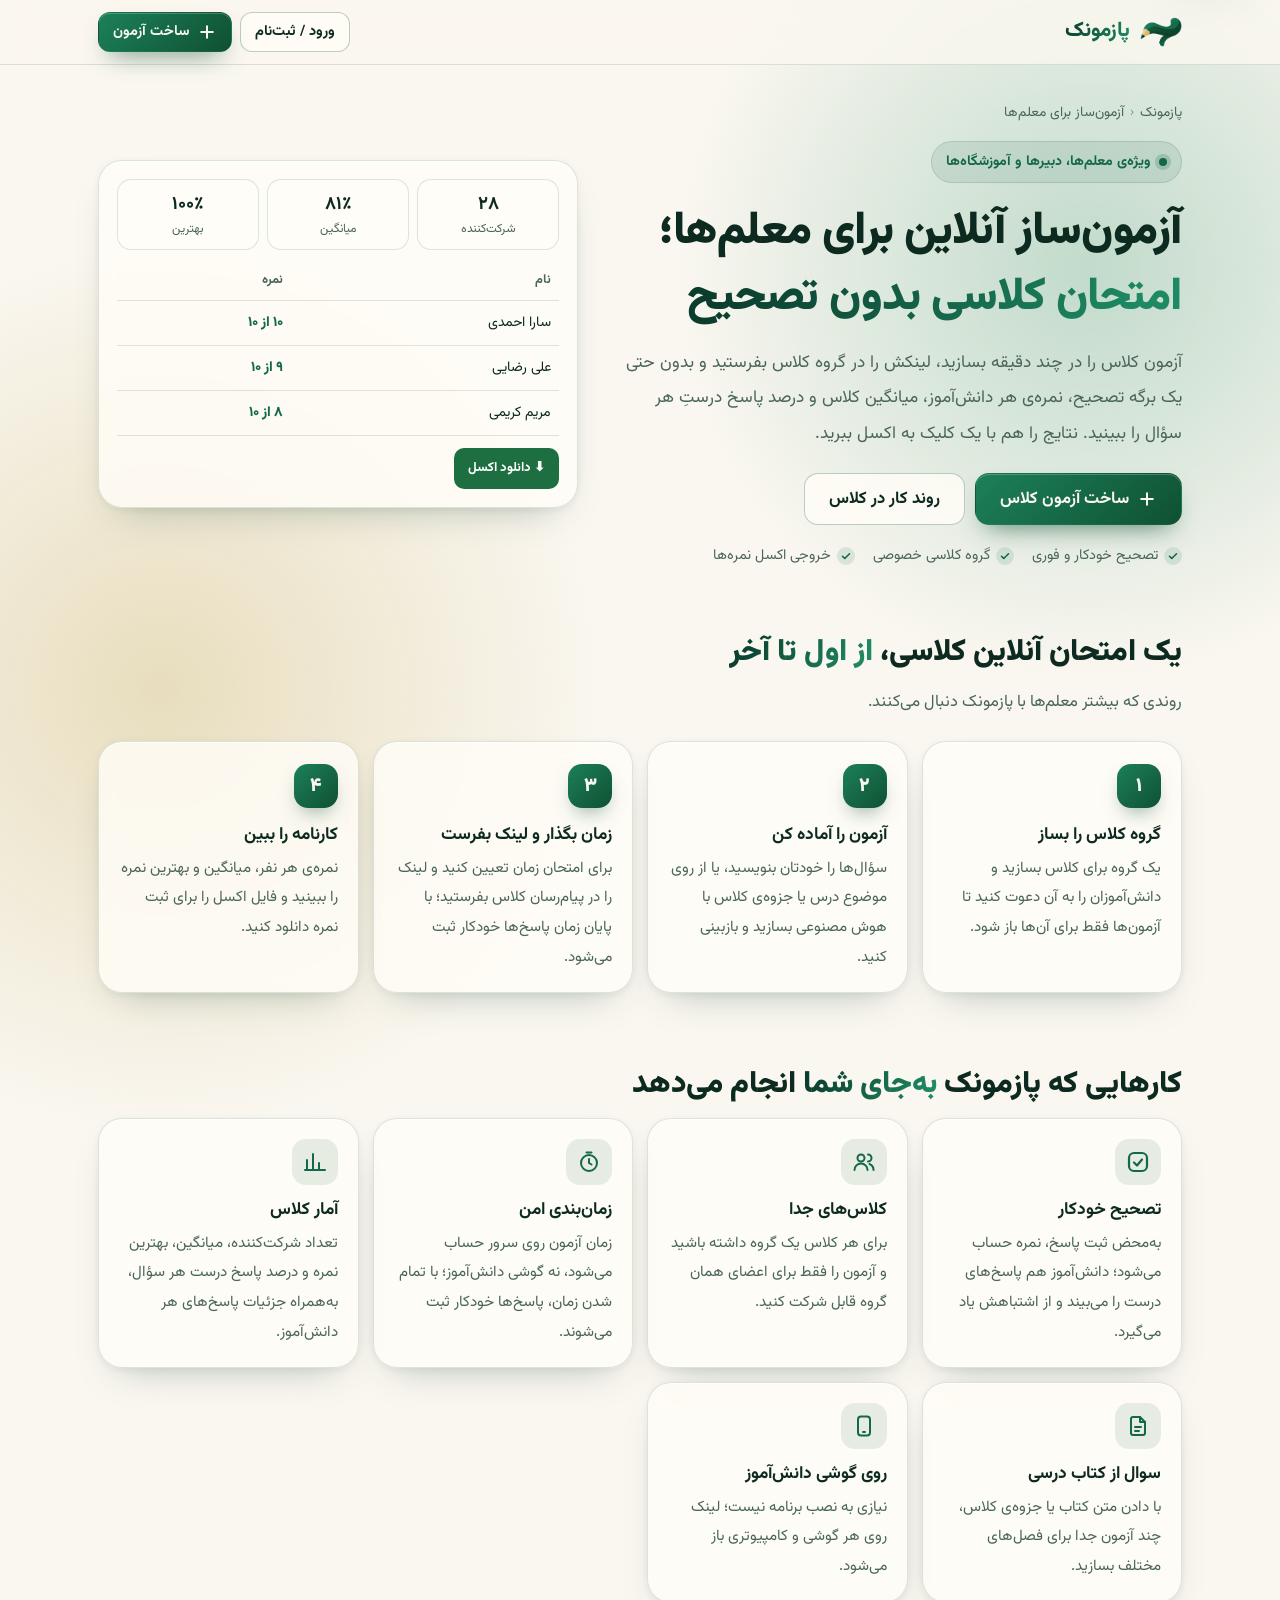
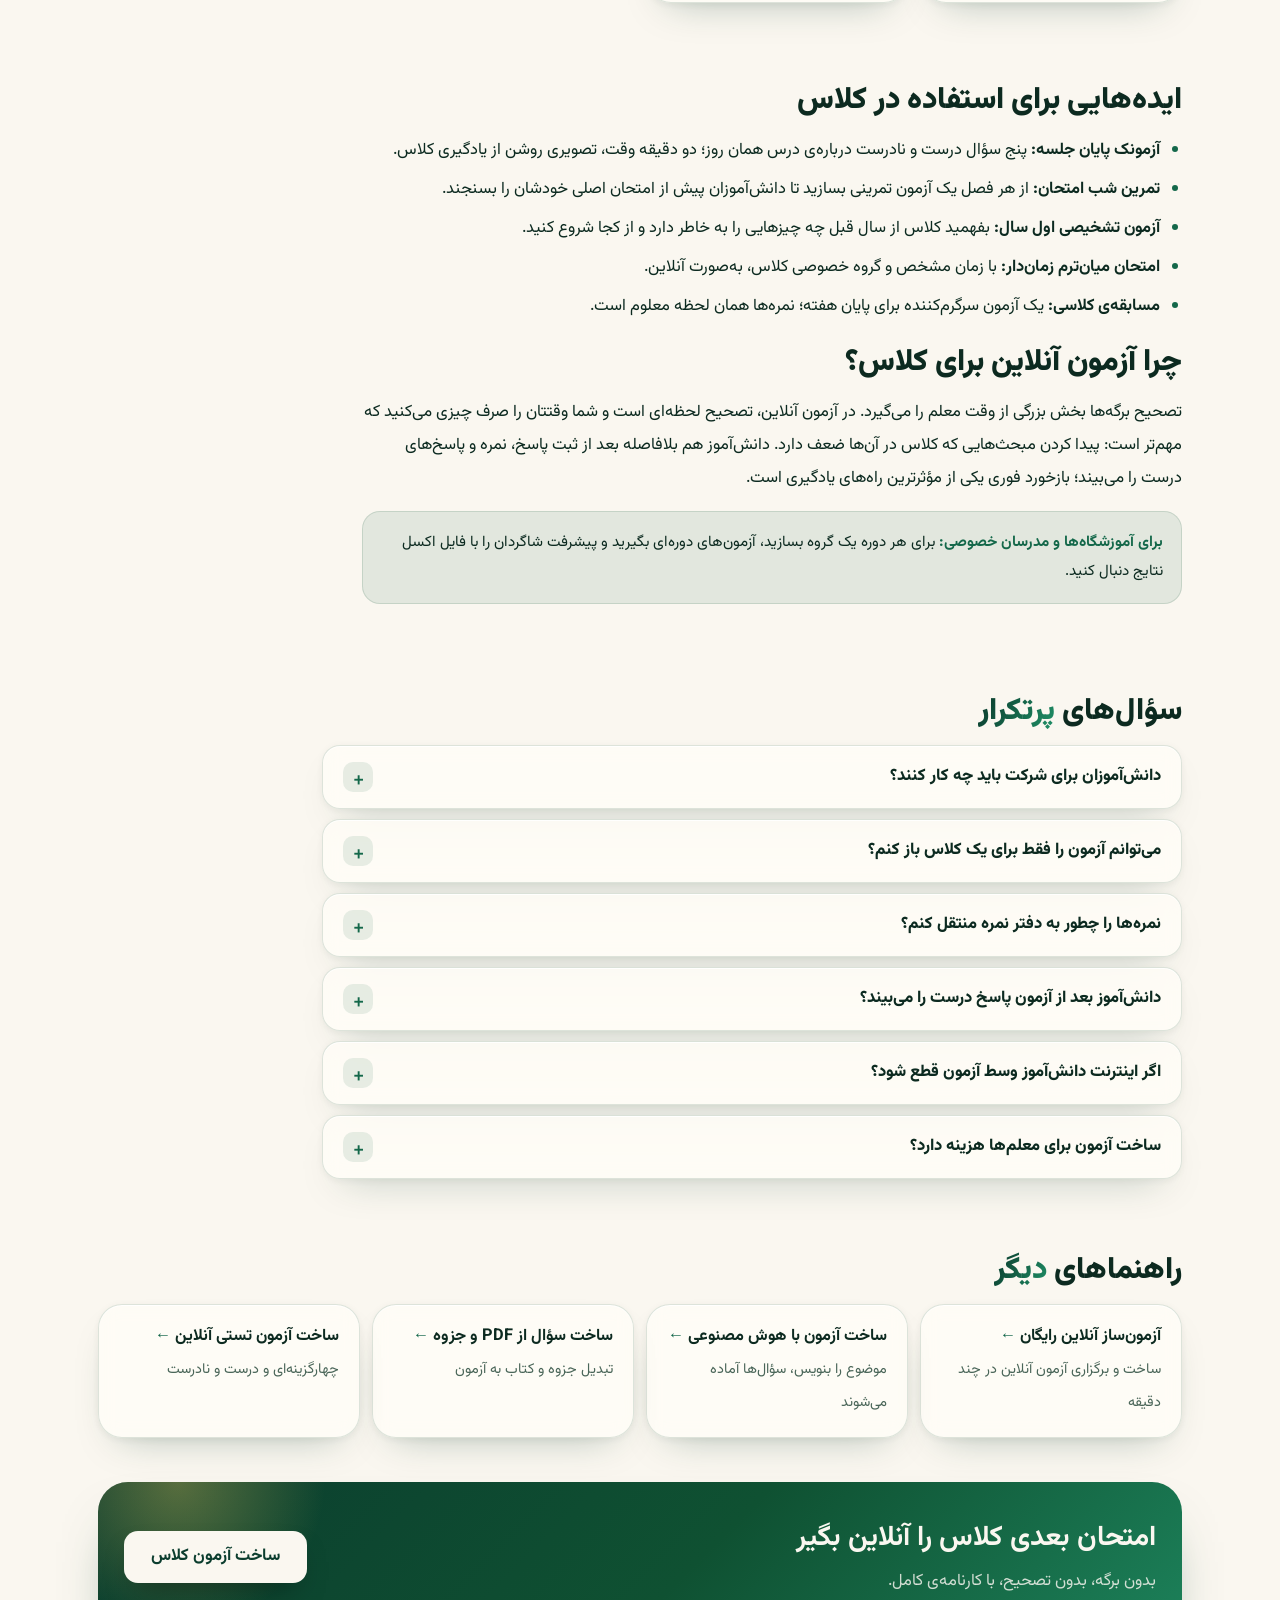
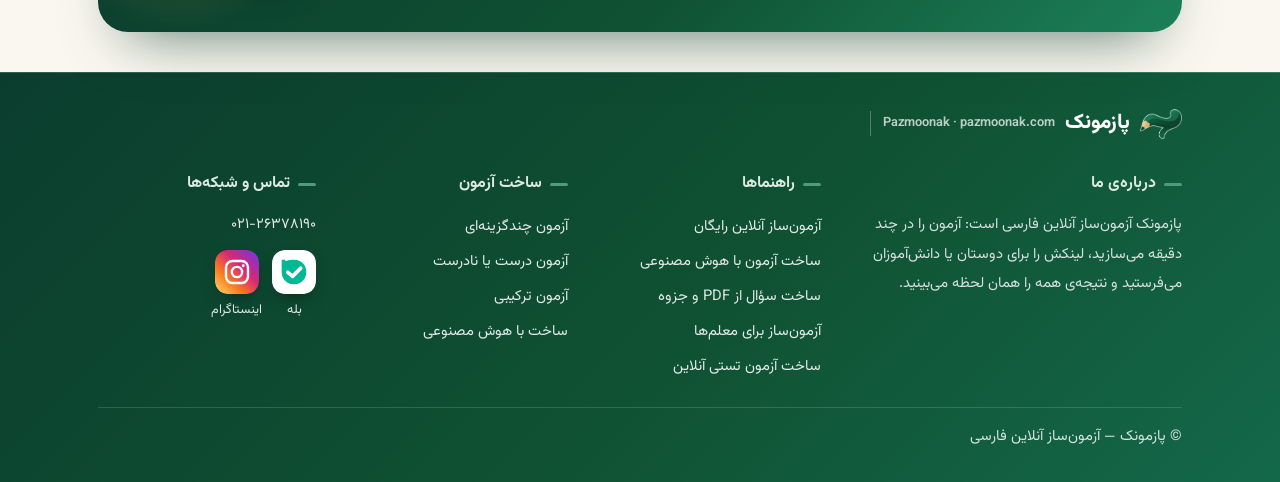
<file: pages/azmoon-baraye-moalem.html>
<!doctype html>
<html lang="fa" dir="rtl">
<head>
<meta charset="utf-8">
<meta name="viewport" content="width=device-width, initial-scale=1, viewport-fit=cover">
<title>آزمون ساز آنلاین برای معلمان و مدارس | برگزاری امتحان آنلاین | پازمونک</title>
<meta name="description" content="امتحان آنلاین کلاس را با پازمونک برگزار کنید: آزمون تستی بسازید یا با هوش مصنوعی سوال طرح کنید، لینک را در گروه کلاس بفرستید و نمره‌ها را خودکار و با خروجی اکسل بگیرید.">
<meta name="robots" content="index,follow,max-snippet:-1,max-image-preview:large">
<link rel="canonical" href="https://pazmoonak.com/azmoon-baraye-moalem">
<meta name="theme-color" content="#FAF7F0" media="(prefers-color-scheme: light)">
<meta name="theme-color" content="#05211A" media="(prefers-color-scheme: dark)">
<meta property="og:type" content="website">
<meta property="og:locale" content="fa_IR">
<meta property="og:site_name" content="پازمونک">
<meta property="og:url" content="https://pazmoonak.com/azmoon-baraye-moalem">
<meta property="og:title" content="آزمون ساز آنلاین برای معلمان و مدارس | برگزاری امتحان آنلاین | پازمونک">
<meta property="og:description" content="امتحان آنلاین کلاس را با پازمونک برگزار کنید: آزمون تستی بسازید یا با هوش مصنوعی سوال طرح کنید، لینک را در گروه کلاس بفرستید و نمره‌ها را خودکار و با خروجی اکسل بگیرید.">
<meta property="og:image" content="https://pazmoonak.com/og-image.png">
<meta property="og:image:width" content="1200">
<meta property="og:image:height" content="630">
<meta property="og:image:type" content="image/png">
<meta property="og:image:alt" content="پازمونک؛ آزمون‌ساز آنلاین فارسی">
<meta name="twitter:card" content="summary_large_image">
<meta name="twitter:title" content="آزمون ساز آنلاین برای معلمان و مدارس | برگزاری امتحان آنلاین | پازمونک">
<meta name="twitter:description" content="امتحان آنلاین کلاس را با پازمونک برگزار کنید: آزمون تستی بسازید یا با هوش مصنوعی سوال طرح کنید، لینک را در گروه کلاس بفرستید و نمره‌ها را خودکار و با خروجی اکسل بگیرید.">
<meta name="twitter:image" content="https://pazmoonak.com/og-image.png">
<link rel="icon" href="/favicon.ico" sizes="48x48">
<link rel="icon" type="image/png" sizes="192x192" href="/favicon-192.png">
<link rel="apple-touch-icon" href="/apple-touch-icon.png">
<link rel="manifest" href="/site.webmanifest">
<link rel="preload" href="/vazirmatn.woff2" as="font" type="font/woff2" crossorigin>
<link rel="stylesheet" href="/lp.css">
<script>try{var t=localStorage.getItem('theme');if(t==='dark'||t==='light')document.documentElement.setAttribute('data-theme',t)}catch(e){}</script>
<script type="application/ld+json">{"@context":"https://schema.org","@graph":[{"@type":"WebPage","@id":"https://pazmoonak.com/azmoon-baraye-moalem#page","url":"https://pazmoonak.com/azmoon-baraye-moalem","name":"آزمون ساز آنلاین برای معلمان و مدارس | برگزاری امتحان آنلاین | پازمونک","description":"امتحان آنلاین کلاس را با پازمونک برگزار کنید: آزمون تستی بسازید یا با هوش مصنوعی سوال طرح کنید، لینک را در گروه کلاس بفرستید و نمره‌ها را خودکار و با خروجی اکسل بگیرید.","inLanguage":"fa","isPartOf":{"@id":"https://pazmoonak.com/#site"},"about":{"@id":"https://pazmoonak.com/#org"},"breadcrumb":{"@id":"https://pazmoonak.com/azmoon-baraye-moalem#bc"},"dateModified":"2026-11-19"},{"@type":"BreadcrumbList","@id":"https://pazmoonak.com/azmoon-baraye-moalem#bc","itemListElement":[{"@type":"ListItem","position":1,"name":"پازمونک","item":"https://pazmoonak.com/"},{"@type":"ListItem","position":2,"name":"آزمون‌ساز برای معلم‌ها","item":"https://pazmoonak.com/azmoon-baraye-moalem"}]},{"@type":"FAQPage","mainEntity":[{"@type":"Question","name":"دانش‌آموزان برای شرکت باید چه کار کنند؟","acceptedAnswer":{"@type":"Answer","text":"فقط روی لینک آزمون بزنند و با شماره‌ی موبایل یا ایمیل ثبت‌نام کنند؛ کمتر از یک دقیقه طول می‌کشد و نصب برنامه لازم نیست."}},{"@type":"Question","name":"می‌توانم آزمون را فقط برای یک کلاس باز کنم؟","acceptedAnswer":{"@type":"Answer","text":"بله؛ یک گروه برای کلاس بسازید و هنگام ساخت آزمون، «فقط یک گروه» را انتخاب کنید تا فقط اعضای آن گروه بتوانند شرکت کنند."}},{"@type":"Question","name":"نمره‌ها را چطور به دفتر نمره منتقل کنم؟","acceptedAnswer":{"@type":"Answer","text":"در صفحه‌ی نتایج هر آزمون دکمه‌ی دانلود اکسل هست؛ نام‌ها و نمره‌ها را در یک فایل اکسل می‌گیرید."}},{"@type":"Question","name":"دانش‌آموز بعد از آزمون پاسخ درست را می‌بیند؟","acceptedAnswer":{"@type":"Answer","text":"بله؛ بعد از ثبت پاسخ‌ها، نمره و مرور سؤال‌ها با پاسخ درست و پاسخ خودش نمایش داده می‌شود."}},{"@type":"Question","name":"اگر اینترنت دانش‌آموز وسط آزمون قطع شود؟","acceptedAnswer":{"@type":"Answer","text":"در آزمون زمان‌دار زمان روی سرور حساب می‌شود و آزمون با بارگذاری دوباره‌ی صفحه ادامه پیدا می‌کند؛ با پایان زمان، پاسخ‌ها خودکار ثبت می‌شوند."}},{"@type":"Question","name":"ساخت آزمون برای معلم‌ها هزینه دارد؟","acceptedAnswer":{"@type":"Answer","text":"ساخت دستی آزمون رایگان است. فقط سؤال‌هایی که هوش مصنوعی می‌سازد پولک مصرف می‌کنند (هر سؤال یک پولک) و ۲۰ پولک هدیه‌ی ثبت‌نام است."}}]}]}</script>
</head>
<body>
<a class="skip" href="#main">پرش به محتوا</a>
<header class="top"><div class="wrap">
  <a class="brand" href="/" aria-label="پازمونک، صفحه‌ی اصلی"><img src="/logo/mark.png" width="42" height="30" alt=""><span>پازمونک</span></a>
  <nav aria-label="دسترسی سریع"><a class="btn btn-g" href="/signup">ورود / ثبت‌نام</a><a class="btn btn-p" href="/create"><svg viewBox="0 0 24 24" fill="none" stroke="currentColor" stroke-width="2.4" stroke-linecap="round" aria-hidden="true"><path d="M12 5v14M5 12h14"/></svg>ساخت آزمون</a></nav>
</div></header>
<main id="main">
<section class="hero"><div class="wrap">
  <div>
    <ol class="crumbs" aria-label="مسیر"><li><a href="/">پازمونک</a></li><li aria-current="page">آزمون‌ساز برای معلم‌ها</li></ol>
    <span class="eyebrow">ویژه‌ی معلم‌ها، دبیرها و آموزشگاه‌ها</span>
    <h1>آزمون‌ساز آنلاین برای معلم‌ها؛ <em>امتحان کلاسی بدون تصحیح</em></h1>
    <p class="lead">آزمون کلاس را در چند دقیقه بسازید، لینکش را در گروه کلاس بفرستید و بدون حتی یک برگه تصحیح، نمره‌ی هر دانش‌آموز، میانگین کلاس و درصد پاسخ درستِ هر سؤال را ببینید. نتایج را هم با یک کلیک به اکسل ببرید.</p>
    <div class="cta"><a class="btn btn-p" href="/create"><svg viewBox="0 0 24 24" fill="none" stroke="currentColor" stroke-width="2.4" stroke-linecap="round" aria-hidden="true"><path d="M12 5v14M5 12h14"/></svg>ساخت آزمون کلاس</a><a class="btn btn-g" href="#how">روند کار در کلاس</a></div>
    <ul class="ticks"><li>تصحیح خودکار و فوری</li><li>گروه کلاسی خصوصی</li><li>خروجی اکسل نمره‌ها</li></ul>
  </div>
  <div class="vis" aria-hidden="true"><div class="card mock float"><div class="stats"><div><b>۲۸</b>شرکت‌کننده</div><div><b>۸۱٪</b>میانگین</div><div><b>۱۰۰٪</b>بهترین</div></div>
<table class="tbl"><thead><tr><th>نام</th><th>نمره</th></tr></thead><tbody><tr><td>سارا احمدی</td><td>۱۰ از ۱۰</td></tr><tr><td>علی رضایی</td><td>۹ از ۱۰</td></tr><tr><td>مریم کریمی</td><td>۸ از ۱۰</td></tr></tbody></table>
<span class="xl">⬇ دانلود اکسل</span></div></div>
</div></section>
<section class="s" id="how"><div class="wrap">
  <h2>یک امتحان آنلاین کلاسی، <em>از اول تا آخر</em></h2><p class="sub">روندی که بیشتر معلم‌ها با پازمونک دنبال می‌کنند.</p>
  <ol class="steps"><li class="card"><h3>گروه کلاس را بساز</h3><p>یک گروه برای کلاس بسازید و دانش‌آموزان را به آن دعوت کنید تا آزمون‌ها فقط برای آن‌ها باز شود.</p></li><li class="card"><h3>آزمون را آماده کن</h3><p>سؤال‌ها را خودتان بنویسید، یا از روی موضوع درس یا جزوه‌ی کلاس با هوش مصنوعی بسازید و بازبینی کنید.</p></li><li class="card"><h3>زمان بگذار و لینک بفرست</h3><p>برای امتحان زمان تعیین کنید و لینک را در پیام‌رسان کلاس بفرستید؛ با پایان زمان پاسخ‌ها خودکار ثبت می‌شود.</p></li><li class="card"><h3>کارنامه را ببین</h3><p>نمره‌ی هر نفر، میانگین و بهترین نمره را ببینید و فایل اکسل را برای ثبت نمره دانلود کنید.</p></li></ol>
</div></section>
<section class="s"><div class="wrap">
  <h2>کارهایی که پازمونک <em>به‌جای شما</em> انجام می‌دهد</h2>
  <div class="feats"><div class="card feat"><span class="ic"><svg viewBox="0 0 24 24" fill="none" stroke="currentColor" stroke-width="2.2" stroke-linecap="round" stroke-linejoin="round" aria-hidden="true"><rect x="3" y="3" width="18" height="18" rx="5"/><path d="M8 12.5l3 3 5-6"/></svg></span><h3>تصحیح خودکار</h3><p>به‌محض ثبت پاسخ، نمره حساب می‌شود؛ دانش‌آموز هم پاسخ‌های درست را می‌بیند و از اشتباهش یاد می‌گیرد.</p></div><div class="card feat"><span class="ic"><svg viewBox="0 0 24 24" fill="none" stroke="currentColor" stroke-width="2" stroke-linecap="round" stroke-linejoin="round" aria-hidden="true"><circle cx="9" cy="8" r="3.5"/><path d="M2.5 20a6.5 6.5 0 0 1 13 0M16 4.5a3.5 3.5 0 0 1 0 7M21.5 20a6.5 6.5 0 0 0-4-6"/></svg></span><h3>کلاس‌های جدا</h3><p>برای هر کلاس یک گروه داشته باشید و آزمون را فقط برای اعضای همان گروه قابل شرکت کنید.</p></div><div class="card feat"><span class="ic"><svg viewBox="0 0 24 24" fill="none" stroke="currentColor" stroke-width="2" stroke-linecap="round" stroke-linejoin="round" aria-hidden="true"><circle cx="12" cy="13" r="8"/><path d="M12 9v4l2.5 1.5M9.5 2.5h5"/></svg></span><h3>زمان‌بندی امن</h3><p>زمان آزمون روی سرور حساب می‌شود، نه گوشی دانش‌آموز؛ با تمام شدن زمان، پاسخ‌ها خودکار ثبت می‌شوند.</p></div><div class="card feat"><span class="ic"><svg viewBox="0 0 24 24" fill="none" stroke="currentColor" stroke-width="2" stroke-linecap="round" stroke-linejoin="round" aria-hidden="true"><path d="M4 20V10M10 20V4M16 20v-7M22 20H2"/></svg></span><h3>آمار کلاس</h3><p>تعداد شرکت‌کننده، میانگین، بهترین نمره و درصد پاسخ درست هر سؤال، به‌همراه جزئیات پاسخ‌های هر دانش‌آموز.</p></div><div class="card feat"><span class="ic"><svg viewBox="0 0 24 24" fill="none" stroke="currentColor" stroke-width="2" stroke-linecap="round" stroke-linejoin="round" aria-hidden="true"><path d="M14 3H7a2 2 0 0 0-2 2v14a2 2 0 0 0 2 2h10a2 2 0 0 0 2-2V8z"/><path d="M14 3v5h5M9 13h6M9 17h4"/></svg></span><h3>سوال از کتاب درسی</h3><p>با دادن متن کتاب یا جزوه‌ی کلاس، چند آزمون جدا برای فصل‌های مختلف بسازید.</p></div><div class="card feat"><span class="ic"><svg viewBox="0 0 24 24" fill="none" stroke="currentColor" stroke-width="2" stroke-linecap="round" stroke-linejoin="round" aria-hidden="true"><rect x="6" y="2.5" width="12" height="19" rx="3"/><path d="M11 18h2"/></svg></span><h3>روی گوشی دانش‌آموز</h3><p>نیازی به نصب برنامه نیست؛ لینک روی هر گوشی و کامپیوتری باز می‌شود.</p></div></div>
</div></section><section class="s"><div class="wrap"><div class="prose"><h2>ایده‌هایی برای استفاده در کلاس</h2><ul>
<li><strong>آزمونک پایان جلسه:</strong> پنج سؤال درست و نادرست درباره‌ی درس همان روز؛ دو دقیقه وقت، تصویری روشن از یادگیری کلاس.</li>
<li><strong>تمرین شب امتحان:</strong> از هر فصل یک آزمون تمرینی بسازید تا دانش‌آموزان پیش از امتحان اصلی خودشان را بسنجند.</li>
<li><strong>آزمون تشخیصی اول سال:</strong> بفهمید کلاس از سال قبل چه چیزهایی را به خاطر دارد و از کجا شروع کنید.</li>
<li><strong>امتحان میان‌ترم زمان‌دار:</strong> با زمان مشخص و گروه خصوصی کلاس، به‌صورت آنلاین.</li>
<li><strong>مسابقه‌ی کلاسی:</strong> یک آزمون سرگرم‌کننده برای پایان هفته؛ نمره‌ها همان لحظه معلوم است.</li>
</ul><h2>چرا آزمون آنلاین برای کلاس؟</h2><p>تصحیح برگه‌ها بخش بزرگی از وقت معلم را می‌گیرد. در آزمون آنلاین، تصحیح لحظه‌ای است و شما وقتتان را صرف چیزی می‌کنید که مهم‌تر است: پیدا کردن مبحث‌هایی که کلاس در آن‌ها ضعف دارد. دانش‌آموز هم بلافاصله بعد از ثبت پاسخ، نمره و پاسخ‌های درست را می‌بیند؛ بازخورد فوری یکی از مؤثرترین راه‌های یادگیری است.</p>
<div class="note"><b>برای آموزشگاه‌ها و مدرسان خصوصی:</b> برای هر دوره یک گروه بسازید، آزمون‌های دوره‌ای بگیرید و پیشرفت شاگردان را با فایل اکسل نتایج دنبال کنید.</div></div></div></section><section class="s" id="faq"><div class="wrap">
  <h2>سؤال‌های <em>پرتکرار</em></h2>
  <div class="faq"><details class="card"><summary>دانش‌آموزان برای شرکت باید چه کار کنند؟</summary><p>فقط روی لینک آزمون بزنند و با شماره‌ی موبایل یا ایمیل ثبت‌نام کنند؛ کمتر از یک دقیقه طول می‌کشد و نصب برنامه لازم نیست.</p></details><details class="card"><summary>می‌توانم آزمون را فقط برای یک کلاس باز کنم؟</summary><p>بله؛ یک گروه برای کلاس بسازید و هنگام ساخت آزمون، «فقط یک گروه» را انتخاب کنید تا فقط اعضای آن گروه بتوانند شرکت کنند.</p></details><details class="card"><summary>نمره‌ها را چطور به دفتر نمره منتقل کنم؟</summary><p>در صفحه‌ی نتایج هر آزمون دکمه‌ی دانلود اکسل هست؛ نام‌ها و نمره‌ها را در یک فایل اکسل می‌گیرید.</p></details><details class="card"><summary>دانش‌آموز بعد از آزمون پاسخ درست را می‌بیند؟</summary><p>بله؛ بعد از ثبت پاسخ‌ها، نمره و مرور سؤال‌ها با پاسخ درست و پاسخ خودش نمایش داده می‌شود.</p></details><details class="card"><summary>اگر اینترنت دانش‌آموز وسط آزمون قطع شود؟</summary><p>در آزمون زمان‌دار زمان روی سرور حساب می‌شود و آزمون با بارگذاری دوباره‌ی صفحه ادامه پیدا می‌کند؛ با پایان زمان، پاسخ‌ها خودکار ثبت می‌شوند.</p></details><details class="card"><summary>ساخت آزمون برای معلم‌ها هزینه دارد؟</summary><p>ساخت دستی آزمون رایگان است. فقط سؤال‌هایی که هوش مصنوعی می‌سازد پولک مصرف می‌کنند (هر سؤال یک پولک) و ۲۰ پولک هدیه‌ی ثبت‌نام است.</p></details></div>
</div></section><section class="s"><div class="wrap">
  <h2>راهنماهای <em>دیگر</em></h2>
  <div class="rel"><a class="card" href="/azmoon-online"><b>آزمون‌ساز آنلاین رایگان</b><span>ساخت و برگزاری آزمون آنلاین در چند دقیقه</span></a><a class="card" href="/azmoon-hoosh-masnoei"><b>ساخت آزمون با هوش مصنوعی</b><span>موضوع را بنویس، سؤال‌ها آماده می‌شوند</span></a><a class="card" href="/azmoon-az-pdf"><b>ساخت سؤال از PDF و جزوه</b><span>تبدیل جزوه و کتاب به آزمون</span></a><a class="card" href="/azmoon-testi"><b>ساخت آزمون تستی آنلاین</b><span>چهارگزینه‌ای و درست و نادرست</span></a></div>
</div></section>
<div class="wrap"><div class="band"><div><h2>امتحان بعدی کلاس را آنلاین بگیر</h2><p>بدون برگه، بدون تصحیح، با کارنامه‌ی کامل.</p></div><a class="btn" href="/create">ساخت آزمون کلاس</a></div></div>
</main><footer class="foot"><div class="wrap">
  <div class="fb"><img src="/logo/mark.png" width="42" height="30" alt=""><span>پازمونک</span><small lang="en">Pazmoonak · pazmoonak.com</small></div>
  <section><h3>درباره‌ی ما</h3><p>پازمونک آزمون‌ساز آنلاین فارسی است: آزمون را در چند دقیقه می‌سازید، لینکش را برای دوستان یا دانش‌آموزان می‌فرستید و نتیجه‌ی همه را همان لحظه می‌بینید.</p></section>
  <nav aria-label="راهنماها"><h3>راهنماها</h3><ul><li><a href="/azmoon-online">آزمون‌ساز آنلاین رایگان</a></li><li><a href="/azmoon-hoosh-masnoei">ساخت آزمون با هوش مصنوعی</a></li><li><a href="/azmoon-az-pdf">ساخت سؤال از PDF و جزوه</a></li><li><a href="/azmoon-baraye-moalem" aria-current="page">آزمون‌ساز برای معلم‌ها</a></li><li><a href="/azmoon-testi">ساخت آزمون تستی آنلاین</a></li></ul></nav>
  <nav aria-label="ساخت آزمون"><h3>ساخت آزمون</h3><ul><li><a href="/create/mcq">آزمون چندگزینه‌ای</a></li><li><a href="/create/tf">آزمون درست یا نادرست</a></li><li><a href="/create/mixed">آزمون ترکیبی</a></li><li><a href="/create/ai">ساخت با هوش مصنوعی</a></li></ul></nav>
  <section><h3>تماس و شبکه‌ها</h3><p><a href="tel:+982126378190">۰۲۱-۲۶۳۷۸۱۹۰</a></p>
    <div class="soc" style="margin-top:10px"><a href="https://ble.ir/pazmoonak" target="_blank" rel="noopener" aria-label="کانال پازمونک در بله"><svg viewBox="0 0 48 48" aria-hidden="true"><rect width="48" height="48" rx="13" fill="#fff"/><g transform="translate(24 24) scale(1.12) translate(-21 -20)"><path d="M9 8H12L13 9.500Q15 8 19 8H21C28 8 33 13 33 20C33 27 28 32 21 32C14 32 9 27 9 20Z" fill="#00B894"/><path d="M15 20.300L19.600 24.300L27.500 16.200" fill="none" stroke="#fff" stroke-width="3.600" stroke-linecap="round" stroke-linejoin="round"/></g></svg><span>بله</span></a><a href="https://www.instagram.com/pazmoonak/" target="_blank" rel="noopener" aria-label="پازمونک در اینستاگرام"><svg viewBox="0 0 48 48" aria-hidden="true"><defs><linearGradient id="igG" x1="0" y1="1" x2="1" y2="0"><stop offset="0" stop-color="#FEDA75"/><stop offset=".3" stop-color="#FA7E1E"/><stop offset=".6" stop-color="#D62976"/><stop offset=".85" stop-color="#962FBF"/><stop offset="1" stop-color="#4F5BD5"/></linearGradient></defs><rect width="48" height="48" rx="13" fill="url(#igG)"/><rect x="12" y="12" width="24" height="24" rx="7" fill="none" stroke="#fff" stroke-width="2.600"/><circle cx="24" cy="24" r="5.600" fill="none" stroke="#fff" stroke-width="2.600"/><circle cx="30.800" cy="17.200" r="1.600" fill="#fff"/></svg><span>اینستاگرام</span></a></div></section>
  <p class="copy">© پازمونک — آزمون‌ساز آنلاین فارسی</p>
</div></footer>
</body>
</html>
</file>
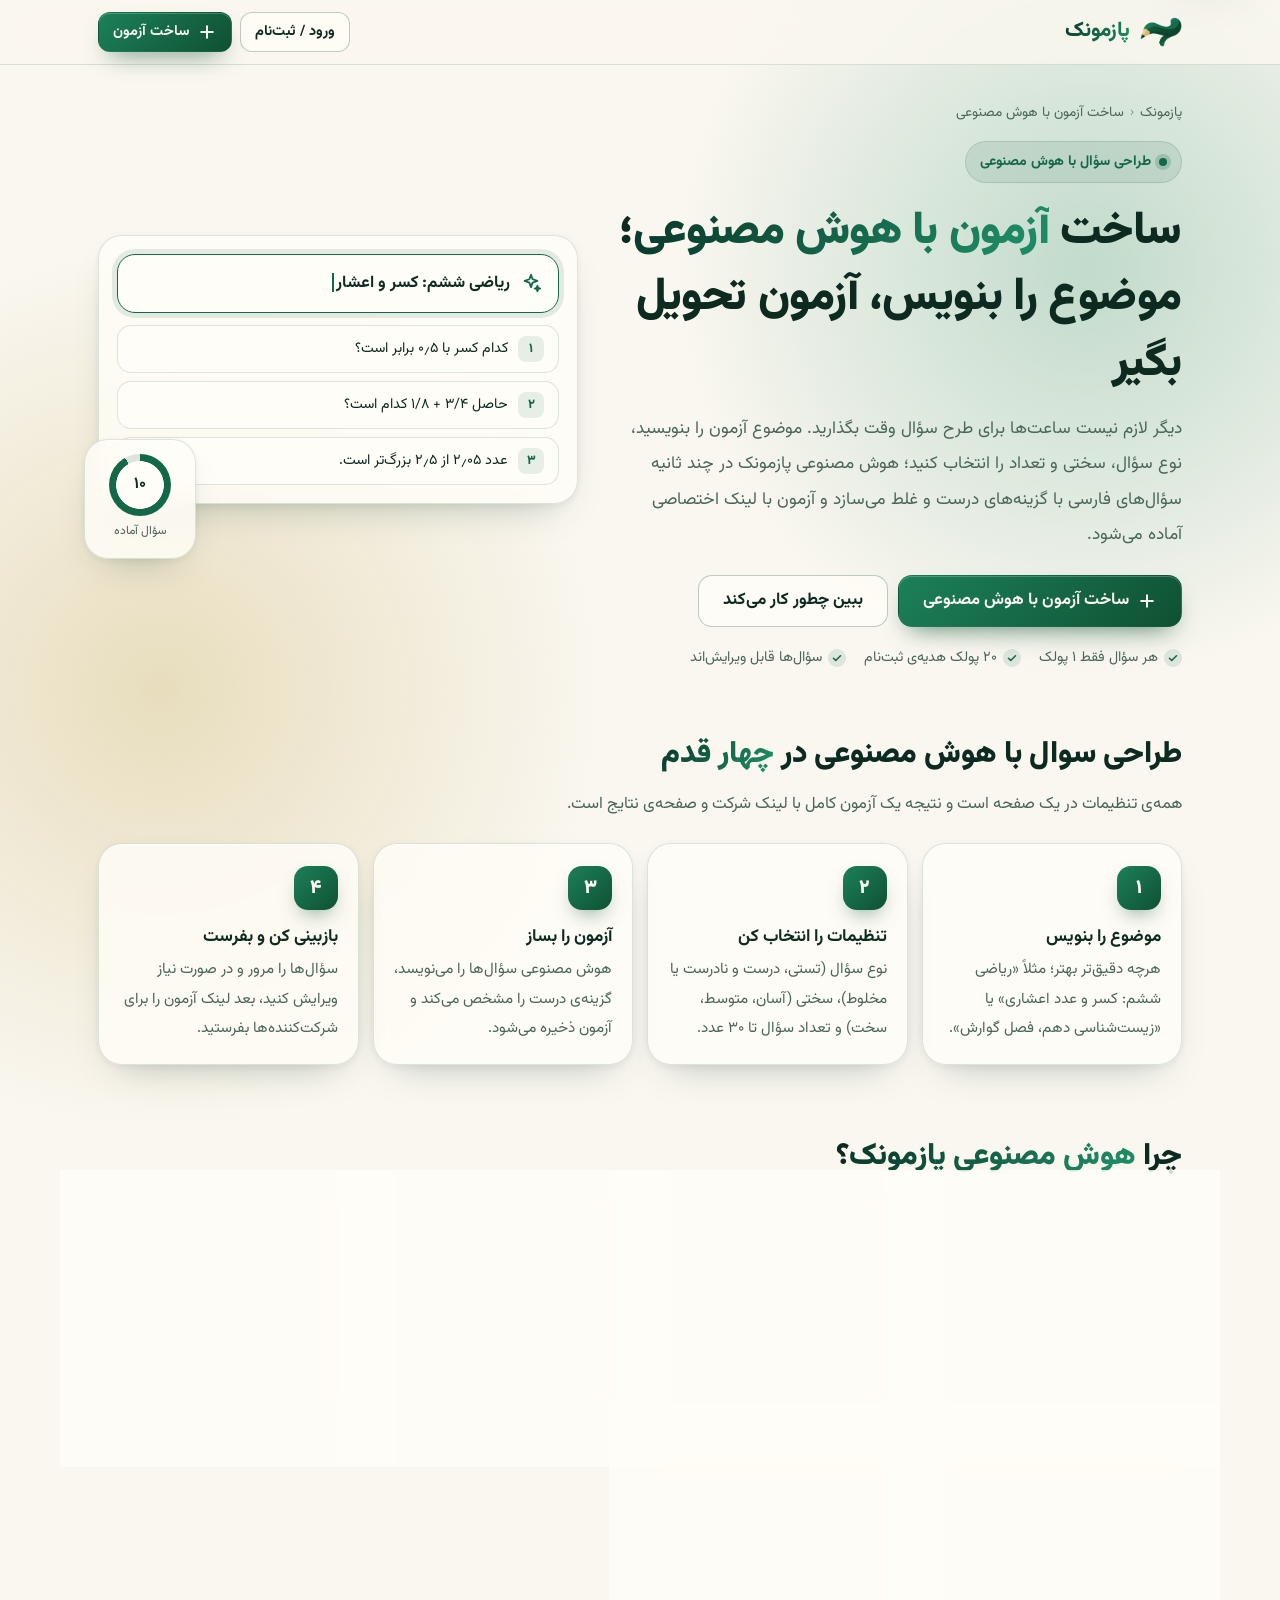
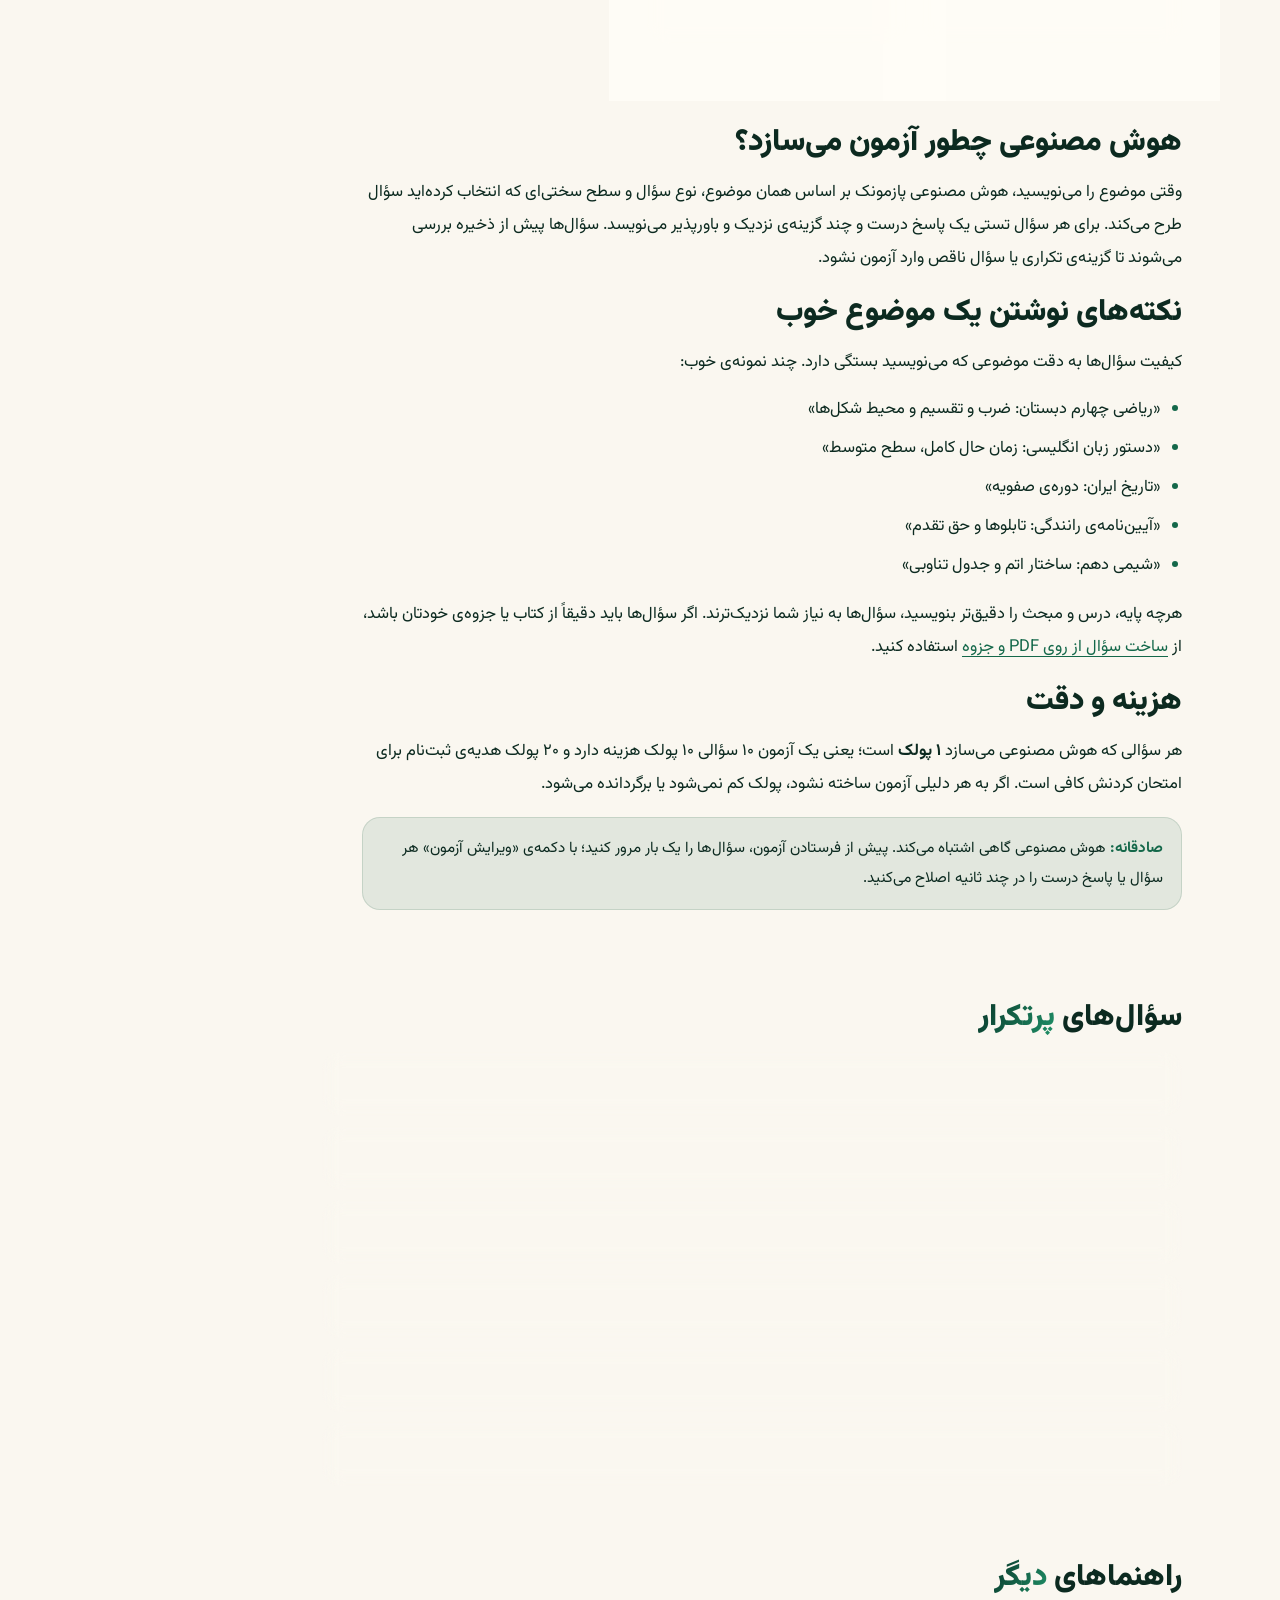
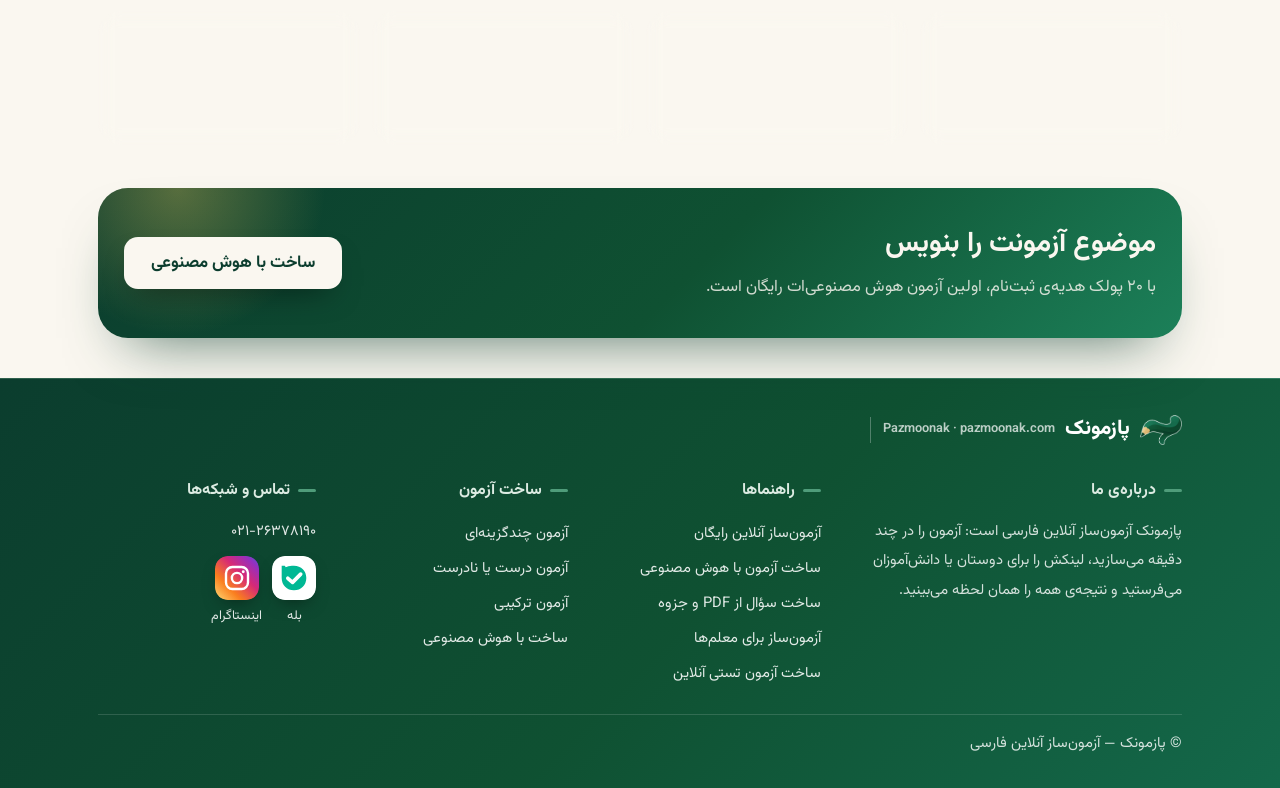
<file: pages/azmoon-hoosh-masnoei.html>
<!doctype html>
<html lang="fa" dir="rtl">
<head>
<meta charset="utf-8">
<meta name="viewport" content="width=device-width, initial-scale=1, viewport-fit=cover">
<title>ساخت آزمون با هوش مصنوعی | طراحی سوال تستی خودکار | پازمونک</title>
<meta name="description" content="موضوع را بنویسید تا هوش مصنوعی پازمونک آزمون تستی یا درست و نادرست فارسی بسازد؛ تعداد سوال، سختی و زمان را انتخاب کنید و لینک آزمون را بگیرید.">
<meta name="robots" content="index,follow,max-snippet:-1,max-image-preview:large">
<link rel="canonical" href="https://pazmoonak.com/azmoon-hoosh-masnoei">
<meta name="theme-color" content="#FAF7F0" media="(prefers-color-scheme: light)">
<meta name="theme-color" content="#05211A" media="(prefers-color-scheme: dark)">
<meta property="og:type" content="website">
<meta property="og:locale" content="fa_IR">
<meta property="og:site_name" content="پازمونک">
<meta property="og:url" content="https://pazmoonak.com/azmoon-hoosh-masnoei">
<meta property="og:title" content="ساخت آزمون با هوش مصنوعی | طراحی سوال تستی خودکار | پازمونک">
<meta property="og:description" content="موضوع را بنویسید تا هوش مصنوعی پازمونک آزمون تستی یا درست و نادرست فارسی بسازد؛ تعداد سوال، سختی و زمان را انتخاب کنید و لینک آزمون را بگیرید.">
<meta property="og:image" content="https://pazmoonak.com/og-image.png">
<meta property="og:image:width" content="1200">
<meta property="og:image:height" content="630">
<meta property="og:image:type" content="image/png">
<meta property="og:image:alt" content="پازمونک؛ آزمون‌ساز آنلاین فارسی">
<meta name="twitter:card" content="summary_large_image">
<meta name="twitter:title" content="ساخت آزمون با هوش مصنوعی | طراحی سوال تستی خودکار | پازمونک">
<meta name="twitter:description" content="موضوع را بنویسید تا هوش مصنوعی پازمونک آزمون تستی یا درست و نادرست فارسی بسازد؛ تعداد سوال، سختی و زمان را انتخاب کنید و لینک آزمون را بگیرید.">
<meta name="twitter:image" content="https://pazmoonak.com/og-image.png">
<link rel="icon" href="/favicon.ico" sizes="48x48">
<link rel="icon" type="image/png" sizes="192x192" href="/favicon-192.png">
<link rel="apple-touch-icon" href="/apple-touch-icon.png">
<link rel="manifest" href="/site.webmanifest">
<link rel="preload" href="/vazirmatn.woff2" as="font" type="font/woff2" crossorigin>
<link rel="stylesheet" href="/lp.css">
<script>try{var t=localStorage.getItem('theme');if(t==='dark'||t==='light')document.documentElement.setAttribute('data-theme',t)}catch(e){}</script>
<script type="application/ld+json">{"@context":"https://schema.org","@graph":[{"@type":"WebPage","@id":"https://pazmoonak.com/azmoon-hoosh-masnoei#page","url":"https://pazmoonak.com/azmoon-hoosh-masnoei","name":"ساخت آزمون با هوش مصنوعی | طراحی سوال تستی خودکار | پازمونک","description":"موضوع را بنویسید تا هوش مصنوعی پازمونک آزمون تستی یا درست و نادرست فارسی بسازد؛ تعداد سوال، سختی و زمان را انتخاب کنید و لینک آزمون را بگیرید.","inLanguage":"fa","isPartOf":{"@id":"https://pazmoonak.com/#site"},"about":{"@id":"https://pazmoonak.com/#org"},"breadcrumb":{"@id":"https://pazmoonak.com/azmoon-hoosh-masnoei#bc"},"dateModified":"2026-11-19"},{"@type":"BreadcrumbList","@id":"https://pazmoonak.com/azmoon-hoosh-masnoei#bc","itemListElement":[{"@type":"ListItem","position":1,"name":"پازمونک","item":"https://pazmoonak.com/"},{"@type":"ListItem","position":2,"name":"ساخت آزمون با هوش مصنوعی","item":"https://pazmoonak.com/azmoon-hoosh-masnoei"}]},{"@type":"FAQPage","mainEntity":[{"@type":"Question","name":"ساخت آزمون با هوش مصنوعی چقدر هزینه دارد؟","acceptedAnswer":{"@type":"Answer","text":"هر سؤال یک پولک است؛ یک آزمون ۱۰ سؤالی ۱۰ پولک می‌شود. هنگام ثبت‌نام ۲۰ پولک هدیه می‌گیرید و بعد از آن می‌توانید پولک بخرید."}},{"@type":"Question","name":"هر بار چند سؤال می‌توانم بسازم؟","acceptedAnswer":{"@type":"Answer","text":"از روی موضوع، هر بار از ۱ تا ۳۰ سؤال. برای آزمون‌های بزرگ‌تر از روی فایل، تا ۵۰ سؤال در هر آزمون ساخته می‌شود."}},{"@type":"Question","name":"سؤال‌ها درست هستند؟","acceptedAnswer":{"@type":"Answer","text":"سؤال‌ها پیش از ذخیره از نظر ساختار بررسی می‌شوند، اما هوش مصنوعی ممکن است گاهی اشتباه کند؛ بهتر است پیش از فرستادن، سؤال‌ها را مرور و در صورت نیاز ویرایش کنید."}},{"@type":"Question","name":"می‌توانم سؤال‌ها را بعداً تغییر دهم؟","acceptedAnswer":{"@type":"Answer","text":"بله؛ هر سؤال، گزینه یا پاسخ درست را می‌توانید ویرایش کنید، سؤال اضافه یا حذف کنید."}},{"@type":"Question","name":"برای درس‌های ریاضی و فیزیک هم مناسب است؟","acceptedAnswer":{"@type":"Answer","text":"بله؛ فرمول‌ها به‌شکل استاندارد ریاضی نمایش داده می‌شوند. برای سؤال‌های محاسباتی، مرور پاسخ‌ها اهمیت بیشتری دارد."}},{"@type":"Question","name":"می‌شود از روی کتاب یا جزوه سؤال ساخت؟","acceptedAnswer":{"@type":"Answer","text":"بله؛ در بخش «از روی فایل» فایل PDF متنی، Word یا متن ساده بدهید تا سؤال‌ها فقط از محتوای خودتان ساخته شوند."}}]}]}</script>
</head>
<body>
<a class="skip" href="#main">پرش به محتوا</a>
<header class="top"><div class="wrap">
  <a class="brand" href="/" aria-label="پازمونک، صفحه‌ی اصلی"><img src="/logo/mark.png" width="42" height="30" alt=""><span>پازمونک</span></a>
  <nav aria-label="دسترسی سریع"><a class="btn btn-g" href="/signup">ورود / ثبت‌نام</a><a class="btn btn-p" href="/create"><svg viewBox="0 0 24 24" fill="none" stroke="currentColor" stroke-width="2.4" stroke-linecap="round" aria-hidden="true"><path d="M12 5v14M5 12h14"/></svg>ساخت آزمون</a></nav>
</div></header>
<main id="main">
<section class="hero"><div class="wrap">
  <div>
    <ol class="crumbs" aria-label="مسیر"><li><a href="/">پازمونک</a></li><li aria-current="page">ساخت آزمون با هوش مصنوعی</li></ol>
    <span class="eyebrow">طراحی سؤال با هوش مصنوعی</span>
    <h1>ساخت <em>آزمون با هوش مصنوعی</em>؛ موضوع را بنویس، آزمون تحویل بگیر</h1>
    <p class="lead">دیگر لازم نیست ساعت‌ها برای طرح سؤال وقت بگذارید. موضوع آزمون را بنویسید، نوع سؤال، سختی و تعداد را انتخاب کنید؛ هوش مصنوعی پازمونک در چند ثانیه سؤال‌های فارسی با گزینه‌های درست و غلط می‌سازد و آزمون با لینک اختصاصی آماده می‌شود.</p>
    <div class="cta"><a class="btn btn-p" href="/create/ai"><svg viewBox="0 0 24 24" fill="none" stroke="currentColor" stroke-width="2.4" stroke-linecap="round" aria-hidden="true"><path d="M12 5v14M5 12h14"/></svg>ساخت آزمون با هوش مصنوعی</a><a class="btn btn-g" href="#how">ببین چطور کار می‌کند</a></div>
    <ul class="ticks"><li>هر سؤال فقط ۱ پولک</li><li>۲۰ پولک هدیه‌ی ثبت‌نام</li><li>سؤال‌ها قابل ویرایش‌اند</li></ul>
  </div>
  <div class="vis" aria-hidden="true"><div class="card mock float"><div class="prompt"><svg viewBox="0 0 24 24" fill="none" stroke="currentColor" stroke-width="2" stroke-linecap="round" stroke-linejoin="round" aria-hidden="true"><path d="M12 3l1.8 4.9L19 9.7l-5.2 1.8L12 16.5l-1.8-5L5 9.7l5.2-1.8z"/><path d="M19 15l.8 2.2L22 18l-2.2.8L19 21l-.8-2.2L16 18l2.2-.8z"/></svg><span>ریاضی ششم: کسر و اعشار<span class="caret"></span></span></div>
<div class="gen"><div><i>۱</i>کدام کسر با ۰٫۵ برابر است؟</div><div><i>۲</i>حاصل ۳/۴ + ۱/۸ کدام است؟</div><div><i>۳</i>عدد ۲٫۰۵ از ۲٫۵ بزرگ‌تر است.</div></div></div>
<div class="card ring float d2"><b>۱۰</b>سؤال آماده</div></div>
</div></section>
<section class="s" id="how"><div class="wrap">
  <h2>طراحی سوال با هوش مصنوعی در <em>چهار قدم</em></h2><p class="sub">همه‌ی تنظیمات در یک صفحه است و نتیجه یک آزمون کامل با لینک شرکت و صفحه‌ی نتایج است.</p>
  <ol class="steps"><li class="card"><h3>موضوع را بنویس</h3><p>هرچه دقیق‌تر بهتر؛ مثلاً «ریاضی ششم: کسر و عدد اعشاری» یا «زیست‌شناسی دهم، فصل گوارش».</p></li><li class="card"><h3>تنظیمات را انتخاب کن</h3><p>نوع سؤال (تستی، درست و نادرست یا مخلوط)، سختی (آسان، متوسط، سخت) و تعداد سؤال تا ۳۰ عدد.</p></li><li class="card"><h3>آزمون را بساز</h3><p>هوش مصنوعی سؤال‌ها را می‌نویسد، گزینه‌ی درست را مشخص می‌کند و آزمون ذخیره می‌شود.</p></li><li class="card"><h3>بازبینی کن و بفرست</h3><p>سؤال‌ها را مرور و در صورت نیاز ویرایش کنید، بعد لینک آزمون را برای شرکت‌کننده‌ها بفرستید.</p></li></ol>
</div></section>
<section class="s"><div class="wrap">
  <h2>چرا <em>هوش مصنوعی پازمونک</em>؟</h2>
  <div class="feats"><div class="card feat"><span class="ic"><svg viewBox="0 0 24 24" fill="none" stroke="currentColor" stroke-width="2" stroke-linecap="round" stroke-linejoin="round" aria-hidden="true"><path d="M12 3l1.8 4.9L19 9.7l-5.2 1.8L12 16.5l-1.8-5L5 9.7l5.2-1.8z"/><path d="M19 15l.8 2.2L22 18l-2.2.8L19 21l-.8-2.2L16 18l2.2-.8z"/></svg></span><h3>سؤال فارسی و روان</h3><p>سؤال‌ها و گزینه‌ها به فارسی و با گزینه‌های غلطِ باورپذیر نوشته می‌شوند، نه گزینه‌های بی‌ربط.</p></div><div class="card feat"><span class="ic"><svg viewBox="0 0 24 24" fill="none" stroke="currentColor" stroke-width="2" stroke-linecap="round" stroke-linejoin="round" aria-hidden="true"><circle cx="12" cy="12" r="8.5"/><circle cx="12" cy="12" r="4.5"/><circle cx="12" cy="12" r="1"/></svg></span><h3>سه سطح سختی</h3><p>آسان برای یادآوری مفاهیم، متوسط برای فهم مطلب و سخت برای تحلیل و کاربرد.</p></div><div class="card feat"><span class="ic"><svg viewBox="0 0 24 24" fill="none" stroke="currentColor" stroke-width="2" stroke-linecap="round" stroke-linejoin="round" aria-hidden="true"><circle cx="12" cy="13" r="8"/><path d="M12 9v4l2.5 1.5M9.5 2.5h5"/></svg></span><h3>زمان خودکار</h3><p>می‌توانید زمان آزمون را دستی بگذارید یا بگذارید متناسب با سؤال‌ها پیشنهاد شود.</p></div><div class="card feat"><span class="ic"><svg viewBox="0 0 24 24" fill="none" stroke="currentColor" stroke-width="2" stroke-linecap="round" stroke-linejoin="round" aria-hidden="true"><path d="M4 20h4L19 9l-4-4L4 16z"/><path d="M13.5 6.5l4 4"/></svg></span><h3>کاملاً قابل ویرایش</h3><p>هر سؤال، گزینه یا پاسخ درست را بعد از ساخت تغییر دهید؛ کنترل نهایی همیشه با شماست.</p></div><div class="card feat"><span class="ic"><svg viewBox="0 0 24 24" fill="none" stroke="currentColor" stroke-width="2" stroke-linecap="round" stroke-linejoin="round" aria-hidden="true"><path d="M4 7h7M7.5 3.5v7M14 5.5l5 5M19 5.5l-5 5M4 17h7M14 15h5M14 19h5"/></svg></span><h3>فرمول ریاضی</h3><p>عبارت‌های ریاضی به‌شکل فرمول استاندارد نمایش داده می‌شوند؛ مناسب ریاضی و فیزیک.</p></div><div class="card feat"><span class="ic"><svg viewBox="0 0 24 24" fill="none" stroke="currentColor" stroke-width="2" stroke-linecap="round" stroke-linejoin="round" aria-hidden="true"><path d="M14 3H7a2 2 0 0 0-2 2v14a2 2 0 0 0 2 2h10a2 2 0 0 0 2-2V8z"/><path d="M14 3v5h5M9 13h6M9 17h4"/></svg></span><h3>از روی جزوه هم می‌سازد</h3><p>اگر می‌خواهید سؤال‌ها فقط از متن خودتان باشد، فایل PDF یا Word بدهید.</p></div></div>
</div></section><section class="s"><div class="wrap"><div class="prose"><h2>هوش مصنوعی چطور آزمون می‌سازد؟</h2><p>وقتی موضوع را می‌نویسید، هوش مصنوعی پازمونک بر اساس همان موضوع، نوع سؤال و سطح سختی‌ای که انتخاب کرده‌اید سؤال طرح می‌کند. برای هر سؤال تستی یک پاسخ درست و چند گزینه‌ی نزدیک و باورپذیر می‌نویسد. سؤال‌ها پیش از ذخیره بررسی می‌شوند تا گزینه‌ی تکراری یا سؤال ناقص وارد آزمون نشود.</p><h2>نکته‌های نوشتن یک موضوع خوب</h2><p>کیفیت سؤال‌ها به دقت موضوعی که می‌نویسید بستگی دارد. چند نمونه‌ی خوب:</p>
<ul>
<li>«ریاضی چهارم دبستان: ضرب و تقسیم و محیط شکل‌ها»</li>
<li>«دستور زبان انگلیسی: زمان حال کامل، سطح متوسط»</li>
<li>«تاریخ ایران: دوره‌ی صفویه»</li>
<li>«آیین‌نامه‌ی رانندگی: تابلوها و حق تقدم»</li>
<li>«شیمی دهم: ساختار اتم و جدول تناوبی»</li>
</ul>
<p>هرچه پایه، درس و مبحث را دقیق‌تر بنویسید، سؤال‌ها به نیاز شما نزدیک‌ترند. اگر سؤال‌ها باید دقیقاً از کتاب یا جزوه‌ی خودتان باشد، از <a href="/azmoon-az-pdf">ساخت سؤال از روی PDF و جزوه</a> استفاده کنید.</p><h2>هزینه و دقت</h2><p>هر سؤالی که هوش مصنوعی می‌سازد <strong>۱ پولک</strong> است؛ یعنی یک آزمون ۱۰ سؤالی ۱۰ پولک هزینه دارد و ۲۰ پولک هدیه‌ی ثبت‌نام برای امتحان کردنش کافی است. اگر به هر دلیلی آزمون ساخته نشود، پولک کم نمی‌شود یا برگردانده می‌شود.</p>
<div class="note"><b>صادقانه:</b> هوش مصنوعی گاهی اشتباه می‌کند. پیش از فرستادن آزمون، سؤال‌ها را یک بار مرور کنید؛ با دکمه‌ی «ویرایش آزمون» هر سؤال یا پاسخ درست را در چند ثانیه اصلاح می‌کنید.</div></div></div></section><section class="s" id="faq"><div class="wrap">
  <h2>سؤال‌های <em>پرتکرار</em></h2>
  <div class="faq"><details class="card"><summary>ساخت آزمون با هوش مصنوعی چقدر هزینه دارد؟</summary><p>هر سؤال یک پولک است؛ یک آزمون ۱۰ سؤالی ۱۰ پولک می‌شود. هنگام ثبت‌نام ۲۰ پولک هدیه می‌گیرید و بعد از آن می‌توانید پولک بخرید.</p></details><details class="card"><summary>هر بار چند سؤال می‌توانم بسازم؟</summary><p>از روی موضوع، هر بار از ۱ تا ۳۰ سؤال. برای آزمون‌های بزرگ‌تر از روی فایل، تا ۵۰ سؤال در هر آزمون ساخته می‌شود.</p></details><details class="card"><summary>سؤال‌ها درست هستند؟</summary><p>سؤال‌ها پیش از ذخیره از نظر ساختار بررسی می‌شوند، اما هوش مصنوعی ممکن است گاهی اشتباه کند؛ بهتر است پیش از فرستادن، سؤال‌ها را مرور و در صورت نیاز ویرایش کنید.</p></details><details class="card"><summary>می‌توانم سؤال‌ها را بعداً تغییر دهم؟</summary><p>بله؛ هر سؤال، گزینه یا پاسخ درست را می‌توانید ویرایش کنید، سؤال اضافه یا حذف کنید.</p></details><details class="card"><summary>برای درس‌های ریاضی و فیزیک هم مناسب است؟</summary><p>بله؛ فرمول‌ها به‌شکل استاندارد ریاضی نمایش داده می‌شوند. برای سؤال‌های محاسباتی، مرور پاسخ‌ها اهمیت بیشتری دارد.</p></details><details class="card"><summary>می‌شود از روی کتاب یا جزوه سؤال ساخت؟</summary><p>بله؛ در بخش «از روی فایل» فایل PDF متنی، Word یا متن ساده بدهید تا سؤال‌ها فقط از محتوای خودتان ساخته شوند.</p></details></div>
</div></section><section class="s"><div class="wrap">
  <h2>راهنماهای <em>دیگر</em></h2>
  <div class="rel"><a class="card" href="/azmoon-online"><b>آزمون‌ساز آنلاین رایگان</b><span>ساخت و برگزاری آزمون آنلاین در چند دقیقه</span></a><a class="card" href="/azmoon-az-pdf"><b>ساخت سؤال از PDF و جزوه</b><span>تبدیل جزوه و کتاب به آزمون</span></a><a class="card" href="/azmoon-baraye-moalem"><b>آزمون‌ساز برای معلم‌ها</b><span>امتحان کلاسی آنلاین با تصحیح خودکار</span></a><a class="card" href="/azmoon-testi"><b>ساخت آزمون تستی آنلاین</b><span>چهارگزینه‌ای و درست و نادرست</span></a></div>
</div></section>
<div class="wrap"><div class="band"><div><h2>موضوع آزمونت را بنویس</h2><p>با ۲۰ پولک هدیه‌ی ثبت‌نام، اولین آزمون هوش مصنوعی‌ات رایگان است.</p></div><a class="btn" href="/create/ai">ساخت با هوش مصنوعی</a></div></div>
</main><footer class="foot"><div class="wrap">
  <div class="fb"><img src="/logo/mark.png" width="42" height="30" alt=""><span>پازمونک</span><small lang="en">Pazmoonak · pazmoonak.com</small></div>
  <section><h3>درباره‌ی ما</h3><p>پازمونک آزمون‌ساز آنلاین فارسی است: آزمون را در چند دقیقه می‌سازید، لینکش را برای دوستان یا دانش‌آموزان می‌فرستید و نتیجه‌ی همه را همان لحظه می‌بینید.</p></section>
  <nav aria-label="راهنماها"><h3>راهنماها</h3><ul><li><a href="/azmoon-online">آزمون‌ساز آنلاین رایگان</a></li><li><a href="/azmoon-hoosh-masnoei" aria-current="page">ساخت آزمون با هوش مصنوعی</a></li><li><a href="/azmoon-az-pdf">ساخت سؤال از PDF و جزوه</a></li><li><a href="/azmoon-baraye-moalem">آزمون‌ساز برای معلم‌ها</a></li><li><a href="/azmoon-testi">ساخت آزمون تستی آنلاین</a></li></ul></nav>
  <nav aria-label="ساخت آزمون"><h3>ساخت آزمون</h3><ul><li><a href="/create/mcq">آزمون چندگزینه‌ای</a></li><li><a href="/create/tf">آزمون درست یا نادرست</a></li><li><a href="/create/mixed">آزمون ترکیبی</a></li><li><a href="/create/ai">ساخت با هوش مصنوعی</a></li></ul></nav>
  <section><h3>تماس و شبکه‌ها</h3><p><a href="tel:+982126378190">۰۲۱-۲۶۳۷۸۱۹۰</a></p>
    <div class="soc" style="margin-top:10px"><a href="https://ble.ir/pazmoonak" target="_blank" rel="noopener" aria-label="کانال پازمونک در بله"><svg viewBox="0 0 48 48" aria-hidden="true"><rect width="48" height="48" rx="13" fill="#fff"/><g transform="translate(24 24) scale(1.12) translate(-21 -20)"><path d="M9 8H12L13 9.500Q15 8 19 8H21C28 8 33 13 33 20C33 27 28 32 21 32C14 32 9 27 9 20Z" fill="#00B894"/><path d="M15 20.300L19.600 24.300L27.500 16.200" fill="none" stroke="#fff" stroke-width="3.600" stroke-linecap="round" stroke-linejoin="round"/></g></svg><span>بله</span></a><a href="https://www.instagram.com/pazmoonak/" target="_blank" rel="noopener" aria-label="پازمونک در اینستاگرام"><svg viewBox="0 0 48 48" aria-hidden="true"><defs><linearGradient id="igG" x1="0" y1="1" x2="1" y2="0"><stop offset="0" stop-color="#FEDA75"/><stop offset=".3" stop-color="#FA7E1E"/><stop offset=".6" stop-color="#D62976"/><stop offset=".85" stop-color="#962FBF"/><stop offset="1" stop-color="#4F5BD5"/></linearGradient></defs><rect width="48" height="48" rx="13" fill="url(#igG)"/><rect x="12" y="12" width="24" height="24" rx="7" fill="none" stroke="#fff" stroke-width="2.600"/><circle cx="24" cy="24" r="5.600" fill="none" stroke="#fff" stroke-width="2.600"/><circle cx="30.800" cy="17.200" r="1.600" fill="#fff"/></svg><span>اینستاگرام</span></a></div></section>
  <p class="copy">© پازمونک — آزمون‌ساز آنلاین فارسی</p>
</div></footer>
</body>
</html>
</file>
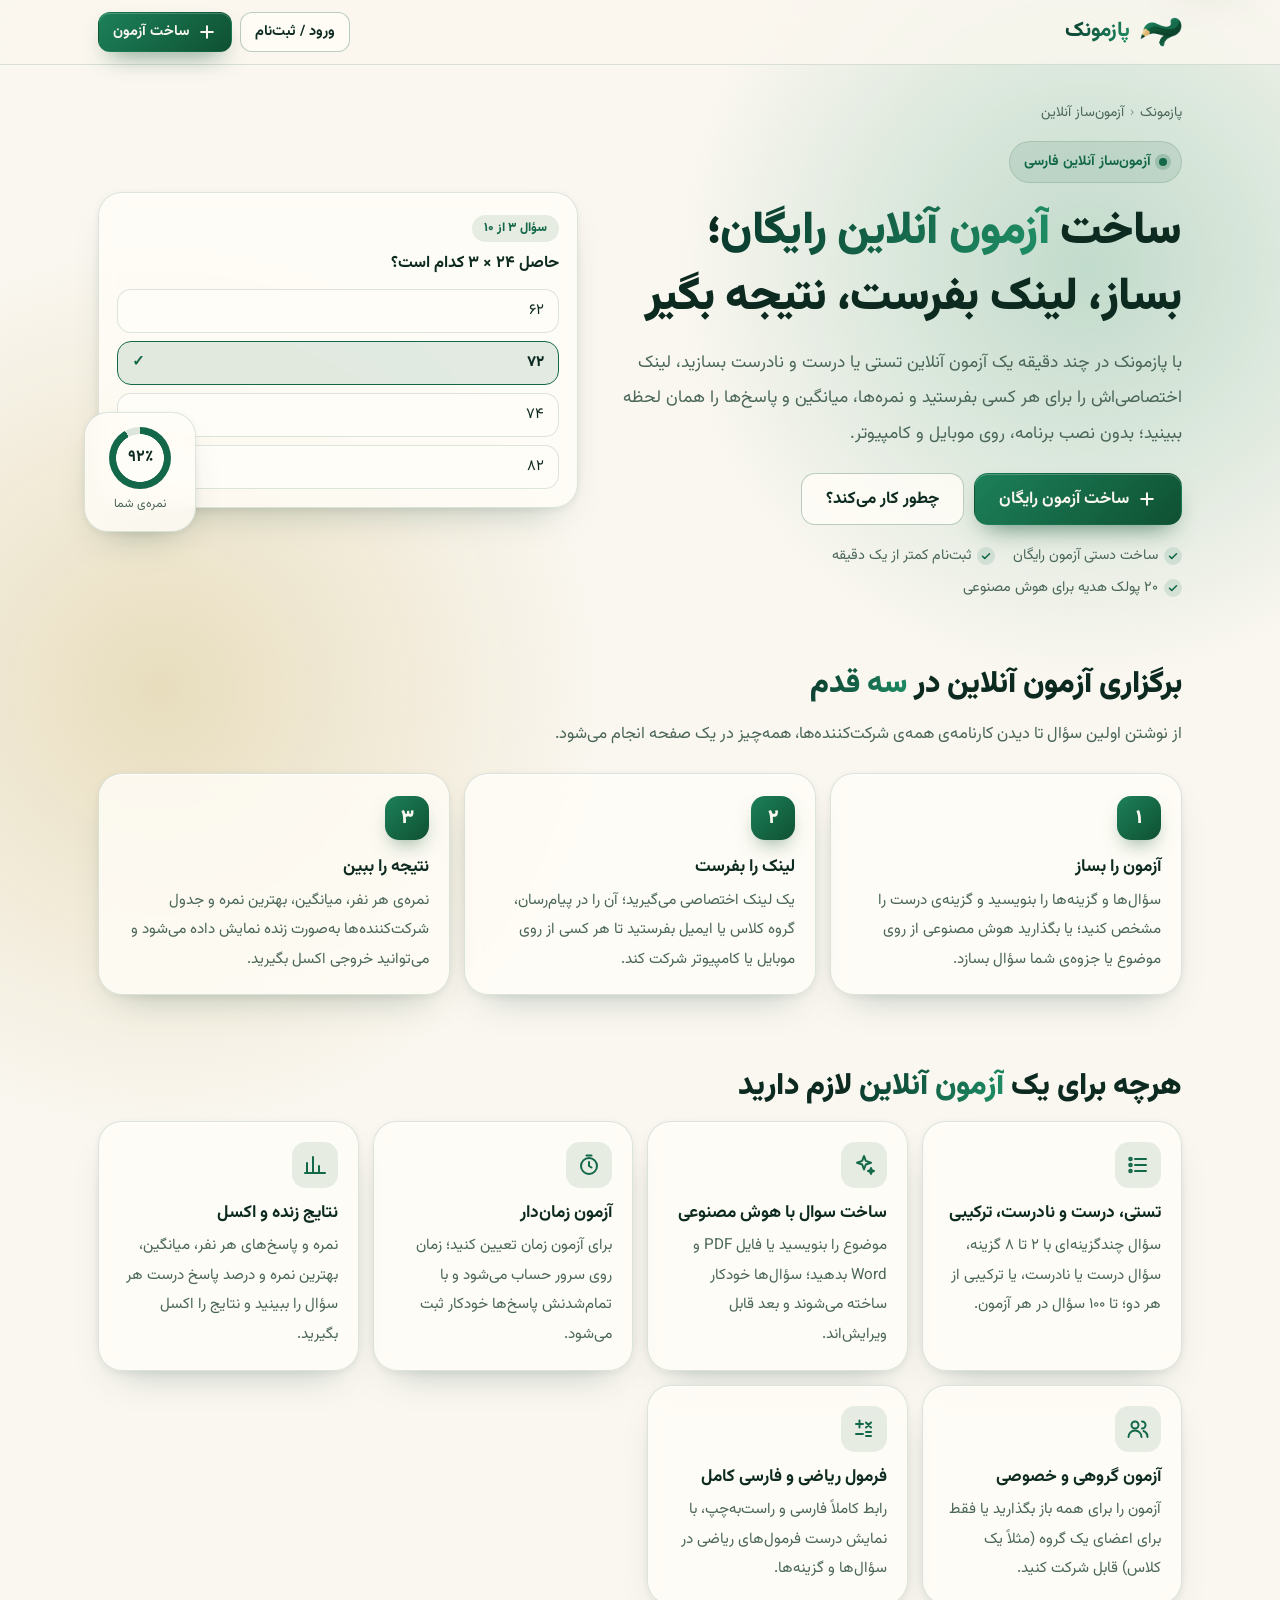
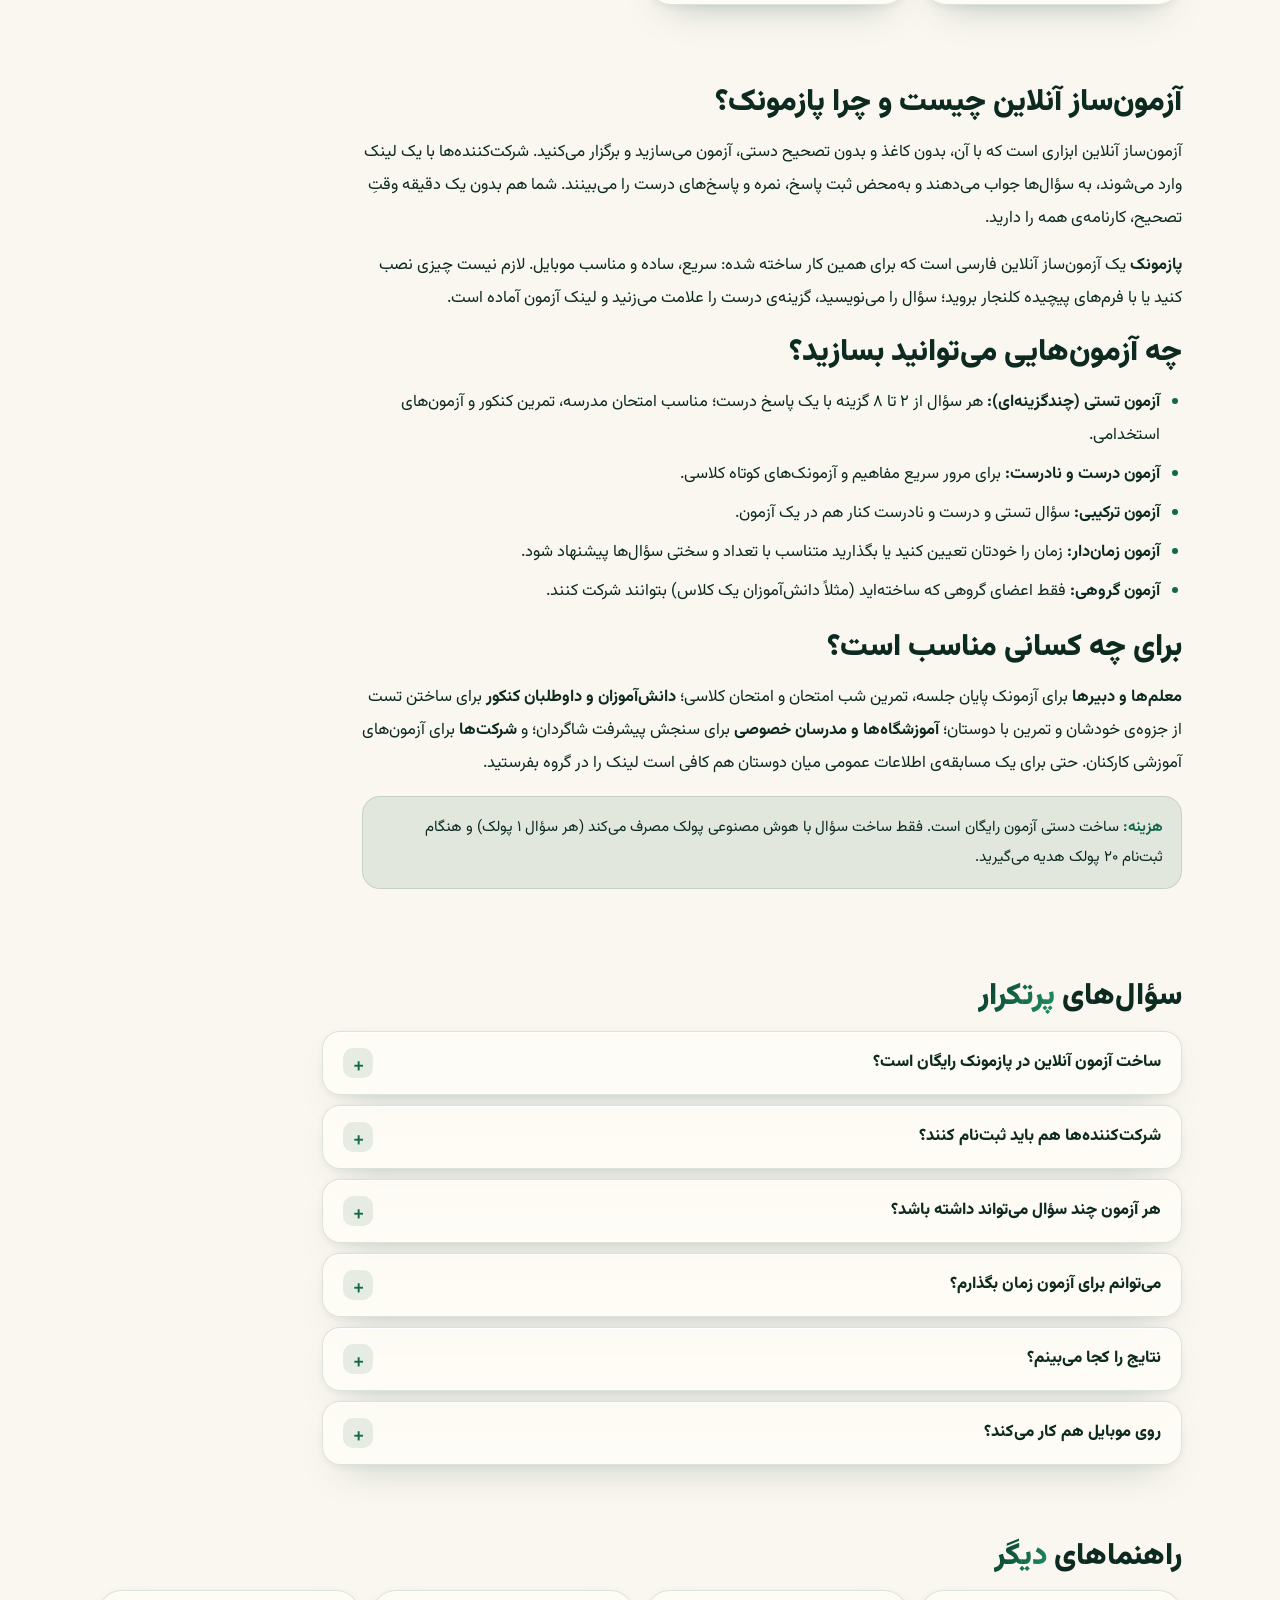
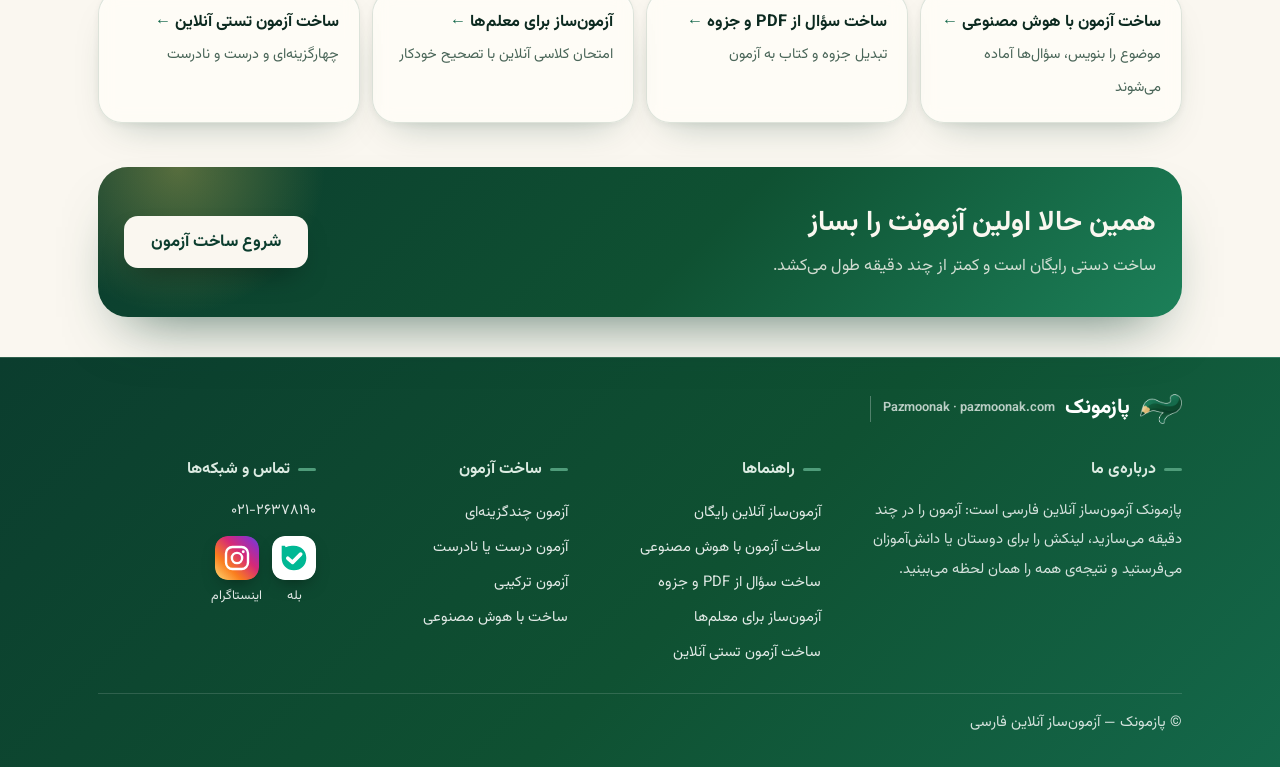
<file: pages/azmoon-online.html>
<!doctype html>
<html lang="fa" dir="rtl">
<head>
<meta charset="utf-8">
<meta name="viewport" content="width=device-width, initial-scale=1, viewport-fit=cover">
<title>آزمون ساز آنلاین رایگان | ساخت آزمون آنلاین در چند دقیقه | پازمونک</title>
<meta name="description" content="با پازمونک، آزمون‌ساز آنلاین فارسی، رایگان آزمون تستی و درست و نادرست بسازید، لینکش را بفرستید و نمره‌ها را زنده ببینید. ساخت سوال با هوش مصنوعی هم دارد.">
<meta name="robots" content="index,follow,max-snippet:-1,max-image-preview:large">
<link rel="canonical" href="https://pazmoonak.com/azmoon-online">
<meta name="theme-color" content="#FAF7F0" media="(prefers-color-scheme: light)">
<meta name="theme-color" content="#05211A" media="(prefers-color-scheme: dark)">
<meta property="og:type" content="website">
<meta property="og:locale" content="fa_IR">
<meta property="og:site_name" content="پازمونک">
<meta property="og:url" content="https://pazmoonak.com/azmoon-online">
<meta property="og:title" content="آزمون ساز آنلاین رایگان | ساخت آزمون آنلاین در چند دقیقه | پازمونک">
<meta property="og:description" content="با پازمونک، آزمون‌ساز آنلاین فارسی، رایگان آزمون تستی و درست و نادرست بسازید، لینکش را بفرستید و نمره‌ها را زنده ببینید. ساخت سوال با هوش مصنوعی هم دارد.">
<meta property="og:image" content="https://pazmoonak.com/og-image.png">
<meta property="og:image:width" content="1200">
<meta property="og:image:height" content="630">
<meta property="og:image:type" content="image/png">
<meta property="og:image:alt" content="پازمونک؛ آزمون‌ساز آنلاین فارسی">
<meta name="twitter:card" content="summary_large_image">
<meta name="twitter:title" content="آزمون ساز آنلاین رایگان | ساخت آزمون آنلاین در چند دقیقه | پازمونک">
<meta name="twitter:description" content="با پازمونک، آزمون‌ساز آنلاین فارسی، رایگان آزمون تستی و درست و نادرست بسازید، لینکش را بفرستید و نمره‌ها را زنده ببینید. ساخت سوال با هوش مصنوعی هم دارد.">
<meta name="twitter:image" content="https://pazmoonak.com/og-image.png">
<link rel="icon" href="/favicon.ico" sizes="48x48">
<link rel="icon" type="image/png" sizes="192x192" href="/favicon-192.png">
<link rel="apple-touch-icon" href="/apple-touch-icon.png">
<link rel="manifest" href="/site.webmanifest">
<link rel="preload" href="/vazirmatn.woff2" as="font" type="font/woff2" crossorigin>
<link rel="stylesheet" href="/lp.css">
<script>try{var t=localStorage.getItem('theme');if(t==='dark'||t==='light')document.documentElement.setAttribute('data-theme',t)}catch(e){}</script>
<script type="application/ld+json">{"@context":"https://schema.org","@graph":[{"@type":"WebPage","@id":"https://pazmoonak.com/azmoon-online#page","url":"https://pazmoonak.com/azmoon-online","name":"آزمون ساز آنلاین رایگان | ساخت آزمون آنلاین در چند دقیقه | پازمونک","description":"با پازمونک، آزمون‌ساز آنلاین فارسی، رایگان آزمون تستی و درست و نادرست بسازید، لینکش را بفرستید و نمره‌ها را زنده ببینید. ساخت سوال با هوش مصنوعی هم دارد.","inLanguage":"fa","isPartOf":{"@id":"https://pazmoonak.com/#site"},"about":{"@id":"https://pazmoonak.com/#org"},"breadcrumb":{"@id":"https://pazmoonak.com/azmoon-online#bc"},"dateModified":"2026-11-19"},{"@type":"BreadcrumbList","@id":"https://pazmoonak.com/azmoon-online#bc","itemListElement":[{"@type":"ListItem","position":1,"name":"پازمونک","item":"https://pazmoonak.com/"},{"@type":"ListItem","position":2,"name":"آزمون‌ساز آنلاین","item":"https://pazmoonak.com/azmoon-online"}]},{"@type":"FAQPage","mainEntity":[{"@type":"Question","name":"ساخت آزمون آنلاین در پازمونک رایگان است؟","acceptedAnswer":{"@type":"Answer","text":"بله؛ ساختن آزمون با سؤال‌هایی که خودتان می‌نویسید، فرستادن لینک و دیدن نتایج رایگان است. فقط ساخت سؤال با هوش مصنوعی پولک مصرف می‌کند (هر سؤال یک پولک) و ۲۰ پولک هدیه‌ی ثبت‌نام است."}},{"@type":"Question","name":"شرکت‌کننده‌ها هم باید ثبت‌نام کنند؟","acceptedAnswer":{"@type":"Answer","text":"بله؛ شرکت‌کننده با شماره‌ی موبایل یا ایمیل ثبت‌نام می‌کند که کمتر از یک دقیقه طول می‌کشد. به همین دلیل نام هر نفر کنار نمره‌اش درست ثبت می‌شود."}},{"@type":"Question","name":"هر آزمون چند سؤال می‌تواند داشته باشد؟","acceptedAnswer":{"@type":"Answer","text":"هر آزمون تا ۱۰۰ سؤال می‌تواند داشته باشد و هر سؤال تستی بین ۲ تا ۸ گزینه دارد."}},{"@type":"Question","name":"می‌توانم برای آزمون زمان بگذارم؟","acceptedAnswer":{"@type":"Answer","text":"بله؛ آزمون می‌تواند بدون محدودیت زمانی باشد، زمانِ دلخواه شما را داشته باشد یا زمان پیشنهادی بگیرد. زمان روی سرور حساب می‌شود و با تمام شدنش پاسخ‌ها خودکار ثبت می‌شود."}},{"@type":"Question","name":"نتایج را کجا می‌بینم؟","acceptedAnswer":{"@type":"Answer","text":"در صفحه‌ی مدیریت هر آزمون، تعداد شرکت‌کننده‌ها، میانگین، بهترین نمره و پاسخ‌های هر نفر نمایش داده می‌شود و می‌توانید فایل اکسل نتایج را دانلود کنید."}},{"@type":"Question","name":"روی موبایل هم کار می‌کند؟","acceptedAnswer":{"@type":"Answer","text":"بله؛ پازمونک برای موبایل طراحی شده و ساختن آزمون و شرکت در آن روی گوشی و کامپیوتر به یک اندازه راحت است."}}]}]}</script>
</head>
<body>
<a class="skip" href="#main">پرش به محتوا</a>
<header class="top"><div class="wrap">
  <a class="brand" href="/" aria-label="پازمونک، صفحه‌ی اصلی"><img src="/logo/mark.png" width="42" height="30" alt=""><span>پازمونک</span></a>
  <nav aria-label="دسترسی سریع"><a class="btn btn-g" href="/signup">ورود / ثبت‌نام</a><a class="btn btn-p" href="/create"><svg viewBox="0 0 24 24" fill="none" stroke="currentColor" stroke-width="2.4" stroke-linecap="round" aria-hidden="true"><path d="M12 5v14M5 12h14"/></svg>ساخت آزمون</a></nav>
</div></header>
<main id="main">
<section class="hero"><div class="wrap">
  <div>
    <ol class="crumbs" aria-label="مسیر"><li><a href="/">پازمونک</a></li><li aria-current="page">آزمون‌ساز آنلاین</li></ol>
    <span class="eyebrow">آزمون‌ساز آنلاین فارسی</span>
    <h1>ساخت <em>آزمون آنلاین رایگان</em>؛ بساز، لینک بفرست، نتیجه بگیر</h1>
    <p class="lead">با پازمونک در چند دقیقه یک آزمون آنلاین تستی یا درست و نادرست بسازید، لینک اختصاصی‌اش را برای هر کسی بفرستید و نمره‌ها، میانگین و پاسخ‌ها را همان لحظه ببینید؛ بدون نصب برنامه، روی موبایل و کامپیوتر.</p>
    <div class="cta"><a class="btn btn-p" href="/create"><svg viewBox="0 0 24 24" fill="none" stroke="currentColor" stroke-width="2.4" stroke-linecap="round" aria-hidden="true"><path d="M12 5v14M5 12h14"/></svg>ساخت آزمون رایگان</a><a class="btn btn-g" href="#how">چطور کار می‌کند؟</a></div>
    <ul class="ticks"><li>ساخت دستی آزمون رایگان</li><li>ثبت‌نام کمتر از یک دقیقه</li><li>۲۰ پولک هدیه برای هوش مصنوعی</li></ul>
  </div>
  <div class="vis" aria-hidden="true"><div class="card mock float"><span class="badge">سؤال ۳ از ۱۰</span><h4>حاصل ۲۴ × ۳ کدام است؟</h4>
<div class="op">۶۲</div><div class="op on">۷۲</div><div class="op">۷۴</div><div class="op">۸۲</div></div>
<div class="card ring float d2"><b>۹۲٪</b>نمره‌ی شما</div></div>
</div></section>
<section class="s" id="how"><div class="wrap">
  <h2>برگزاری آزمون آنلاین در <em>سه قدم</em></h2><p class="sub">از نوشتن اولین سؤال تا دیدن کارنامه‌ی همه‌ی شرکت‌کننده‌ها، همه‌چیز در یک صفحه انجام می‌شود.</p>
  <ol class="steps"><li class="card"><h3>آزمون را بساز</h3><p>سؤال‌ها و گزینه‌ها را بنویسید و گزینه‌ی درست را مشخص کنید؛ یا بگذارید هوش مصنوعی از روی موضوع یا جزوه‌ی شما سؤال بسازد.</p></li><li class="card"><h3>لینک را بفرست</h3><p>یک لینک اختصاصی می‌گیرید؛ آن را در پیام‌رسان، گروه کلاس یا ایمیل بفرستید تا هر کسی از روی موبایل یا کامپیوتر شرکت کند.</p></li><li class="card"><h3>نتیجه را ببین</h3><p>نمره‌ی هر نفر، میانگین، بهترین نمره و جدول شرکت‌کننده‌ها به‌صورت زنده نمایش داده می‌شود و می‌توانید خروجی اکسل بگیرید.</p></li></ol>
</div></section>
<section class="s"><div class="wrap">
  <h2>هرچه برای یک <em>آزمون آنلاین</em> لازم دارید</h2>
  <div class="feats"><div class="card feat"><span class="ic"><svg viewBox="0 0 24 24" fill="none" stroke="currentColor" stroke-width="2" stroke-linecap="round" stroke-linejoin="round" aria-hidden="true"><path d="M9 6h11M9 12h11M9 18h11"/><circle cx="4.5" cy="6" r="1.3"/><circle cx="4.5" cy="12" r="1.3"/><circle cx="4.5" cy="18" r="1.3"/></svg></span><h3>تستی، درست و نادرست، ترکیبی</h3><p>سؤال چندگزینه‌ای با ۲ تا ۸ گزینه، سؤال درست یا نادرست، یا ترکیبی از هر دو؛ تا ۱۰۰ سؤال در هر آزمون.</p></div><div class="card feat"><span class="ic"><svg viewBox="0 0 24 24" fill="none" stroke="currentColor" stroke-width="2" stroke-linecap="round" stroke-linejoin="round" aria-hidden="true"><path d="M12 3l1.8 4.9L19 9.7l-5.2 1.8L12 16.5l-1.8-5L5 9.7l5.2-1.8z"/><path d="M19 15l.8 2.2L22 18l-2.2.8L19 21l-.8-2.2L16 18l2.2-.8z"/></svg></span><h3>ساخت سوال با هوش مصنوعی</h3><p>موضوع را بنویسید یا فایل PDF و Word بدهید؛ سؤال‌ها خودکار ساخته می‌شوند و بعد قابل ویرایش‌اند.</p></div><div class="card feat"><span class="ic"><svg viewBox="0 0 24 24" fill="none" stroke="currentColor" stroke-width="2" stroke-linecap="round" stroke-linejoin="round" aria-hidden="true"><circle cx="12" cy="13" r="8"/><path d="M12 9v4l2.5 1.5M9.5 2.5h5"/></svg></span><h3>آزمون زمان‌دار</h3><p>برای آزمون زمان تعیین کنید؛ زمان روی سرور حساب می‌شود و با تمام‌شدنش پاسخ‌ها خودکار ثبت می‌شود.</p></div><div class="card feat"><span class="ic"><svg viewBox="0 0 24 24" fill="none" stroke="currentColor" stroke-width="2" stroke-linecap="round" stroke-linejoin="round" aria-hidden="true"><path d="M4 20V10M10 20V4M16 20v-7M22 20H2"/></svg></span><h3>نتایج زنده و اکسل</h3><p>نمره و پاسخ‌های هر نفر، میانگین، بهترین نمره و درصد پاسخ درست هر سؤال را ببینید و نتایج را اکسل بگیرید.</p></div><div class="card feat"><span class="ic"><svg viewBox="0 0 24 24" fill="none" stroke="currentColor" stroke-width="2" stroke-linecap="round" stroke-linejoin="round" aria-hidden="true"><circle cx="9" cy="8" r="3.5"/><path d="M2.5 20a6.5 6.5 0 0 1 13 0M16 4.5a3.5 3.5 0 0 1 0 7M21.5 20a6.5 6.5 0 0 0-4-6"/></svg></span><h3>آزمون گروهی و خصوصی</h3><p>آزمون را برای همه باز بگذارید یا فقط برای اعضای یک گروه (مثلاً یک کلاس) قابل شرکت کنید.</p></div><div class="card feat"><span class="ic"><svg viewBox="0 0 24 24" fill="none" stroke="currentColor" stroke-width="2" stroke-linecap="round" stroke-linejoin="round" aria-hidden="true"><path d="M4 7h7M7.5 3.5v7M14 5.5l5 5M19 5.5l-5 5M4 17h7M14 15h5M14 19h5"/></svg></span><h3>فرمول ریاضی و فارسی کامل</h3><p>رابط کاملاً فارسی و راست‌به‌چپ، با نمایش درست فرمول‌های ریاضی در سؤال‌ها و گزینه‌ها.</p></div></div>
</div></section><section class="s"><div class="wrap"><div class="prose"><h2>آزمون‌ساز آنلاین چیست و چرا پازمونک؟</h2><p>آزمون‌ساز آنلاین ابزاری است که با آن، بدون کاغذ و بدون تصحیح دستی، آزمون می‌سازید و برگزار می‌کنید. شرکت‌کننده‌ها با یک لینک وارد می‌شوند، به سؤال‌ها جواب می‌دهند و به‌محض ثبت پاسخ، نمره و پاسخ‌های درست را می‌بینند. شما هم بدون یک دقیقه وقتِ تصحیح، کارنامه‌ی همه را دارید.</p>
<p><strong>پازمونک</strong> یک آزمون‌ساز آنلاین فارسی است که برای همین کار ساخته شده: سریع، ساده و مناسب موبایل. لازم نیست چیزی نصب کنید یا با فرم‌های پیچیده کلنجار بروید؛ سؤال را می‌نویسید، گزینه‌ی درست را علامت می‌زنید و لینک آزمون آماده است.</p><h2>چه آزمون‌هایی می‌توانید بسازید؟</h2><ul>
<li><strong>آزمون تستی (چندگزینه‌ای):</strong> هر سؤال از ۲ تا ۸ گزینه با یک پاسخ درست؛ مناسب امتحان مدرسه، تمرین کنکور و آزمون‌های استخدامی.</li>
<li><strong>آزمون درست و نادرست:</strong> برای مرور سریع مفاهیم و آزمونک‌های کوتاه کلاسی.</li>
<li><strong>آزمون ترکیبی:</strong> سؤال تستی و درست و نادرست کنار هم در یک آزمون.</li>
<li><strong>آزمون زمان‌دار:</strong> زمان را خودتان تعیین کنید یا بگذارید متناسب با تعداد و سختی سؤال‌ها پیشنهاد شود.</li>
<li><strong>آزمون گروهی:</strong> فقط اعضای گروهی که ساخته‌اید (مثلاً دانش‌آموزان یک کلاس) بتوانند شرکت کنند.</li>
</ul><h2>برای چه کسانی مناسب است؟</h2><p><strong>معلم‌ها و دبیرها</strong> برای آزمونک پایان جلسه، تمرین شب امتحان و امتحان کلاسی؛ <strong>دانش‌آموزان و داوطلبان کنکور</strong> برای ساختن تست از جزوه‌ی خودشان و تمرین با دوستان؛ <strong>آموزشگاه‌ها و مدرسان خصوصی</strong> برای سنجش پیشرفت شاگردان؛ و <strong>شرکت‌ها</strong> برای آزمون‌های آموزشی کارکنان. حتی برای یک مسابقه‌ی اطلاعات عمومی میان دوستان هم کافی است لینک را در گروه بفرستید.</p>
<div class="note"><b>هزینه:</b> ساخت دستی آزمون رایگان است. فقط ساخت سؤال با هوش مصنوعی پولک مصرف می‌کند (هر سؤال ۱ پولک) و هنگام ثبت‌نام ۲۰ پولک هدیه می‌گیرید.</div></div></div></section><section class="s" id="faq"><div class="wrap">
  <h2>سؤال‌های <em>پرتکرار</em></h2>
  <div class="faq"><details class="card"><summary>ساخت آزمون آنلاین در پازمونک رایگان است؟</summary><p>بله؛ ساختن آزمون با سؤال‌هایی که خودتان می‌نویسید، فرستادن لینک و دیدن نتایج رایگان است. فقط ساخت سؤال با هوش مصنوعی پولک مصرف می‌کند (هر سؤال یک پولک) و ۲۰ پولک هدیه‌ی ثبت‌نام است.</p></details><details class="card"><summary>شرکت‌کننده‌ها هم باید ثبت‌نام کنند؟</summary><p>بله؛ شرکت‌کننده با شماره‌ی موبایل یا ایمیل ثبت‌نام می‌کند که کمتر از یک دقیقه طول می‌کشد. به همین دلیل نام هر نفر کنار نمره‌اش درست ثبت می‌شود.</p></details><details class="card"><summary>هر آزمون چند سؤال می‌تواند داشته باشد؟</summary><p>هر آزمون تا ۱۰۰ سؤال می‌تواند داشته باشد و هر سؤال تستی بین ۲ تا ۸ گزینه دارد.</p></details><details class="card"><summary>می‌توانم برای آزمون زمان بگذارم؟</summary><p>بله؛ آزمون می‌تواند بدون محدودیت زمانی باشد، زمانِ دلخواه شما را داشته باشد یا زمان پیشنهادی بگیرد. زمان روی سرور حساب می‌شود و با تمام شدنش پاسخ‌ها خودکار ثبت می‌شود.</p></details><details class="card"><summary>نتایج را کجا می‌بینم؟</summary><p>در صفحه‌ی مدیریت هر آزمون، تعداد شرکت‌کننده‌ها، میانگین، بهترین نمره و پاسخ‌های هر نفر نمایش داده می‌شود و می‌توانید فایل اکسل نتایج را دانلود کنید.</p></details><details class="card"><summary>روی موبایل هم کار می‌کند؟</summary><p>بله؛ پازمونک برای موبایل طراحی شده و ساختن آزمون و شرکت در آن روی گوشی و کامپیوتر به یک اندازه راحت است.</p></details></div>
</div></section><section class="s"><div class="wrap">
  <h2>راهنماهای <em>دیگر</em></h2>
  <div class="rel"><a class="card" href="/azmoon-hoosh-masnoei"><b>ساخت آزمون با هوش مصنوعی</b><span>موضوع را بنویس، سؤال‌ها آماده می‌شوند</span></a><a class="card" href="/azmoon-az-pdf"><b>ساخت سؤال از PDF و جزوه</b><span>تبدیل جزوه و کتاب به آزمون</span></a><a class="card" href="/azmoon-baraye-moalem"><b>آزمون‌ساز برای معلم‌ها</b><span>امتحان کلاسی آنلاین با تصحیح خودکار</span></a><a class="card" href="/azmoon-testi"><b>ساخت آزمون تستی آنلاین</b><span>چهارگزینه‌ای و درست و نادرست</span></a></div>
</div></section>
<div class="wrap"><div class="band"><div><h2>همین حالا اولین آزمونت را بساز</h2><p>ساخت دستی رایگان است و کمتر از چند دقیقه طول می‌کشد.</p></div><a class="btn" href="/create">شروع ساخت آزمون</a></div></div>
</main><footer class="foot"><div class="wrap">
  <div class="fb"><img src="/logo/mark.png" width="42" height="30" alt=""><span>پازمونک</span><small lang="en">Pazmoonak · pazmoonak.com</small></div>
  <section><h3>درباره‌ی ما</h3><p>پازمونک آزمون‌ساز آنلاین فارسی است: آزمون را در چند دقیقه می‌سازید، لینکش را برای دوستان یا دانش‌آموزان می‌فرستید و نتیجه‌ی همه را همان لحظه می‌بینید.</p></section>
  <nav aria-label="راهنماها"><h3>راهنماها</h3><ul><li><a href="/azmoon-online" aria-current="page">آزمون‌ساز آنلاین رایگان</a></li><li><a href="/azmoon-hoosh-masnoei">ساخت آزمون با هوش مصنوعی</a></li><li><a href="/azmoon-az-pdf">ساخت سؤال از PDF و جزوه</a></li><li><a href="/azmoon-baraye-moalem">آزمون‌ساز برای معلم‌ها</a></li><li><a href="/azmoon-testi">ساخت آزمون تستی آنلاین</a></li></ul></nav>
  <nav aria-label="ساخت آزمون"><h3>ساخت آزمون</h3><ul><li><a href="/create/mcq">آزمون چندگزینه‌ای</a></li><li><a href="/create/tf">آزمون درست یا نادرست</a></li><li><a href="/create/mixed">آزمون ترکیبی</a></li><li><a href="/create/ai">ساخت با هوش مصنوعی</a></li></ul></nav>
  <section><h3>تماس و شبکه‌ها</h3><p><a href="tel:+982126378190">۰۲۱-۲۶۳۷۸۱۹۰</a></p>
    <div class="soc" style="margin-top:10px"><a href="https://ble.ir/pazmoonak" target="_blank" rel="noopener" aria-label="کانال پازمونک در بله"><svg viewBox="0 0 48 48" aria-hidden="true"><rect width="48" height="48" rx="13" fill="#fff"/><g transform="translate(24 24) scale(1.12) translate(-21 -20)"><path d="M9 8H12L13 9.500Q15 8 19 8H21C28 8 33 13 33 20C33 27 28 32 21 32C14 32 9 27 9 20Z" fill="#00B894"/><path d="M15 20.300L19.600 24.300L27.500 16.200" fill="none" stroke="#fff" stroke-width="3.600" stroke-linecap="round" stroke-linejoin="round"/></g></svg><span>بله</span></a><a href="https://www.instagram.com/pazmoonak/" target="_blank" rel="noopener" aria-label="پازمونک در اینستاگرام"><svg viewBox="0 0 48 48" aria-hidden="true"><defs><linearGradient id="igG" x1="0" y1="1" x2="1" y2="0"><stop offset="0" stop-color="#FEDA75"/><stop offset=".3" stop-color="#FA7E1E"/><stop offset=".6" stop-color="#D62976"/><stop offset=".85" stop-color="#962FBF"/><stop offset="1" stop-color="#4F5BD5"/></linearGradient></defs><rect width="48" height="48" rx="13" fill="url(#igG)"/><rect x="12" y="12" width="24" height="24" rx="7" fill="none" stroke="#fff" stroke-width="2.600"/><circle cx="24" cy="24" r="5.600" fill="none" stroke="#fff" stroke-width="2.600"/><circle cx="30.800" cy="17.200" r="1.600" fill="#fff"/></svg><span>اینستاگرام</span></a></div></section>
  <p class="copy">© پازمونک — آزمون‌ساز آنلاین فارسی</p>
</div></footer>
</body>
</html>
</file>
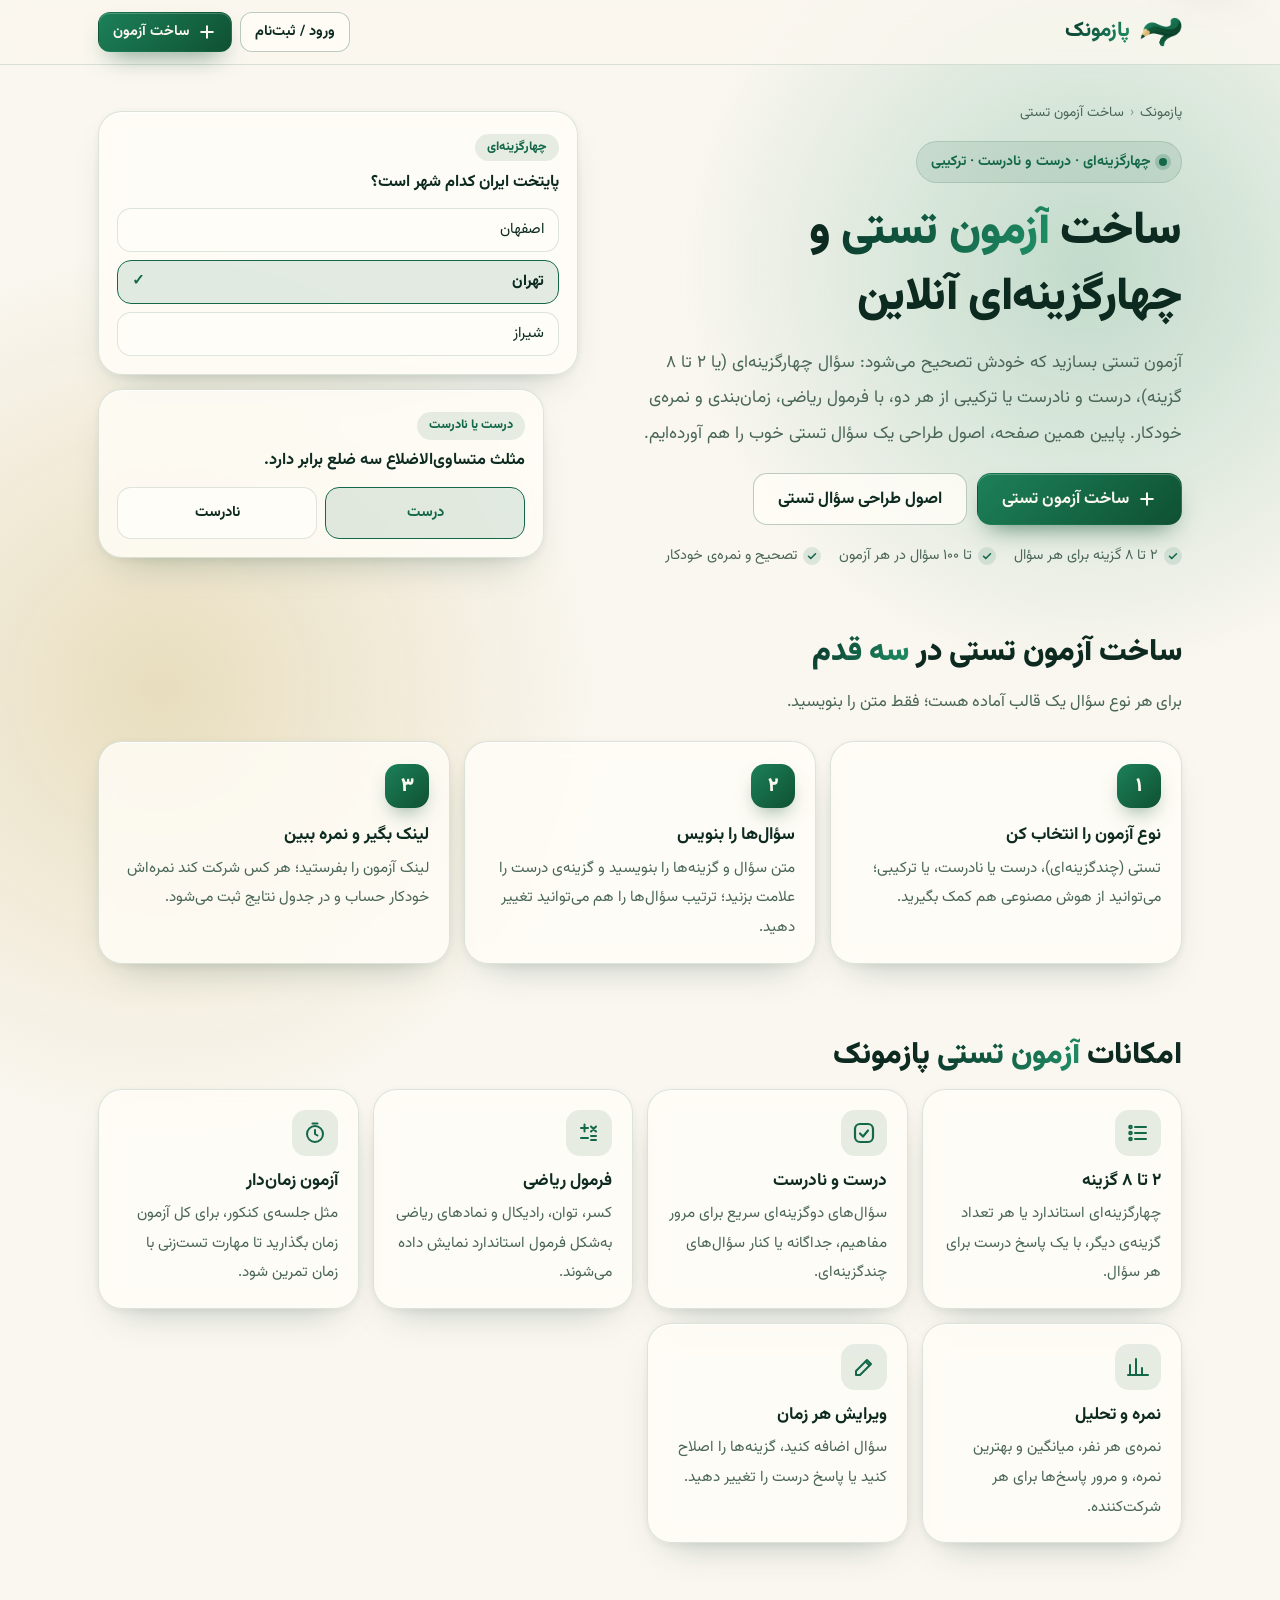
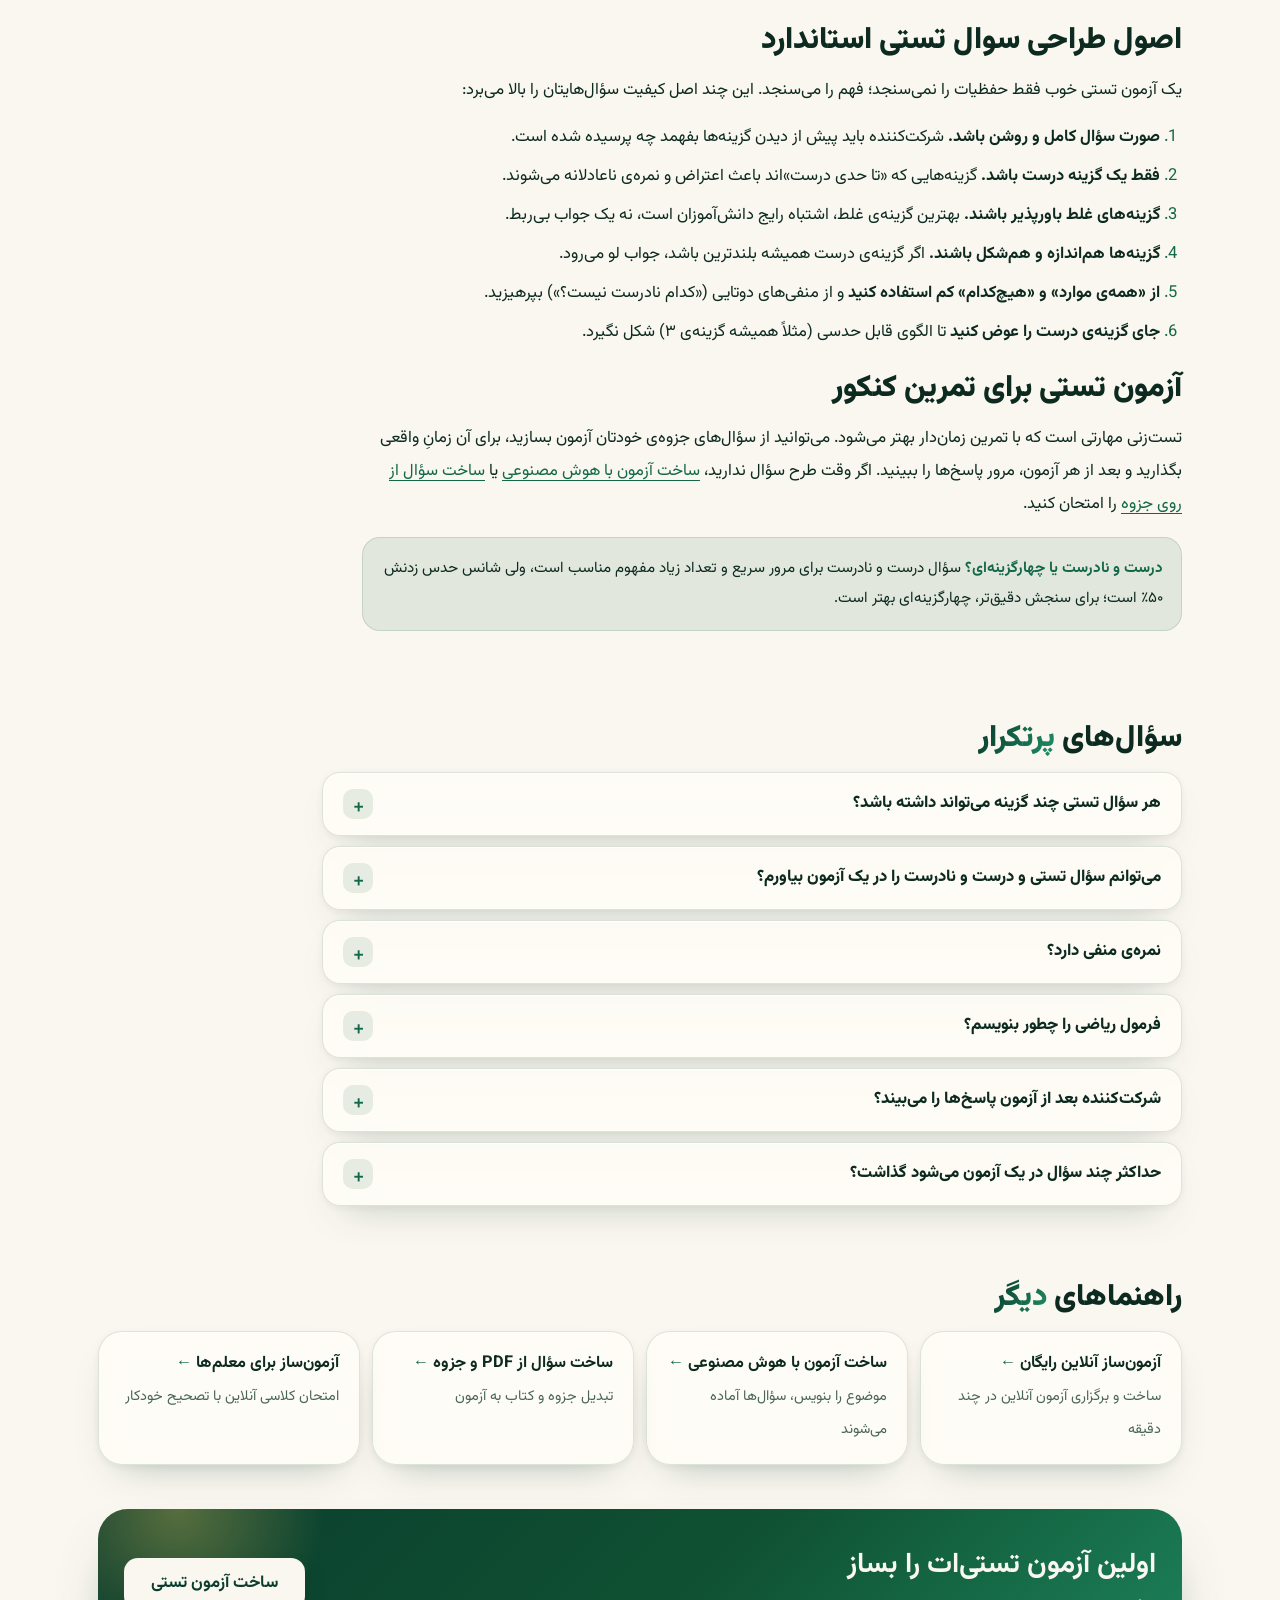
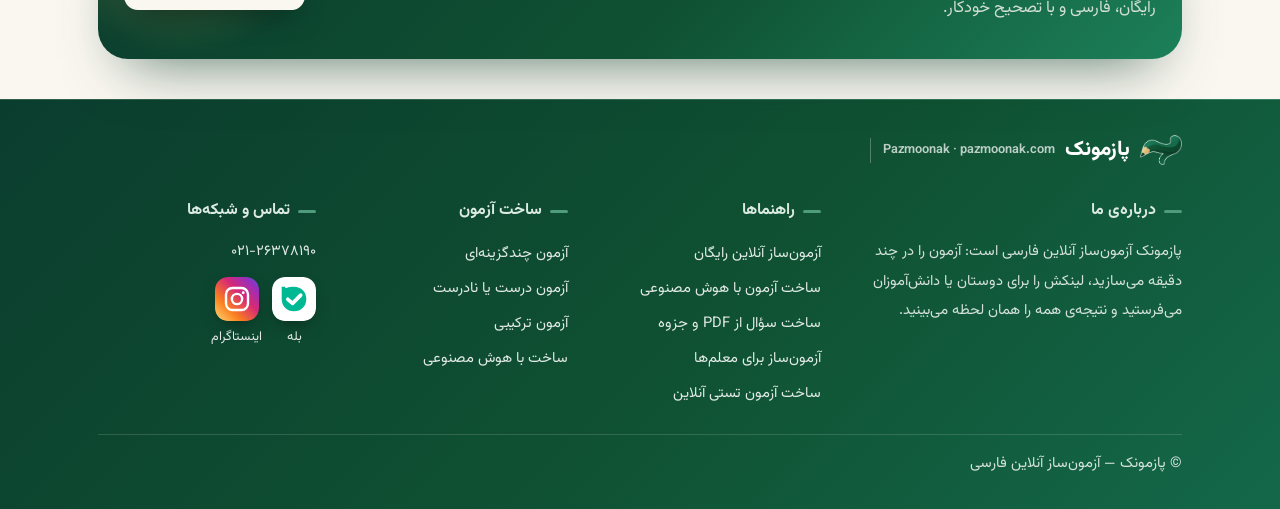
<file: pages/azmoon-testi.html>
<!doctype html>
<html lang="fa" dir="rtl">
<head>
<meta charset="utf-8">
<meta name="viewport" content="width=device-width, initial-scale=1, viewport-fit=cover">
<title>ساخت آزمون تستی آنلاین | آزمون چهارگزینه‌ای و درست و غلط | پازمونک</title>
<meta name="description" content="آزمون تستی چهارگزینه‌ای، درست و غلط یا ترکیبی را آنلاین بسازید؛ تا ۸ گزینه، فرمول ریاضی، زمان‌دار و تصحیح خودکار. همراه با اصول طراحی سوال تستی استاندارد.">
<meta name="robots" content="index,follow,max-snippet:-1,max-image-preview:large">
<link rel="canonical" href="https://pazmoonak.com/azmoon-testi">
<meta name="theme-color" content="#FAF7F0" media="(prefers-color-scheme: light)">
<meta name="theme-color" content="#05211A" media="(prefers-color-scheme: dark)">
<meta property="og:type" content="website">
<meta property="og:locale" content="fa_IR">
<meta property="og:site_name" content="پازمونک">
<meta property="og:url" content="https://pazmoonak.com/azmoon-testi">
<meta property="og:title" content="ساخت آزمون تستی آنلاین | آزمون چهارگزینه‌ای و درست و غلط | پازمونک">
<meta property="og:description" content="آزمون تستی چهارگزینه‌ای، درست و غلط یا ترکیبی را آنلاین بسازید؛ تا ۸ گزینه، فرمول ریاضی، زمان‌دار و تصحیح خودکار. همراه با اصول طراحی سوال تستی استاندارد.">
<meta property="og:image" content="https://pazmoonak.com/og-image.png">
<meta property="og:image:width" content="1200">
<meta property="og:image:height" content="630">
<meta property="og:image:type" content="image/png">
<meta property="og:image:alt" content="پازمونک؛ آزمون‌ساز آنلاین فارسی">
<meta name="twitter:card" content="summary_large_image">
<meta name="twitter:title" content="ساخت آزمون تستی آنلاین | آزمون چهارگزینه‌ای و درست و غلط | پازمونک">
<meta name="twitter:description" content="آزمون تستی چهارگزینه‌ای، درست و غلط یا ترکیبی را آنلاین بسازید؛ تا ۸ گزینه، فرمول ریاضی، زمان‌دار و تصحیح خودکار. همراه با اصول طراحی سوال تستی استاندارد.">
<meta name="twitter:image" content="https://pazmoonak.com/og-image.png">
<link rel="icon" href="/favicon.ico" sizes="48x48">
<link rel="icon" type="image/png" sizes="192x192" href="/favicon-192.png">
<link rel="apple-touch-icon" href="/apple-touch-icon.png">
<link rel="manifest" href="/site.webmanifest">
<link rel="preload" href="/vazirmatn.woff2" as="font" type="font/woff2" crossorigin>
<link rel="stylesheet" href="/lp.css">
<script>try{var t=localStorage.getItem('theme');if(t==='dark'||t==='light')document.documentElement.setAttribute('data-theme',t)}catch(e){}</script>
<script type="application/ld+json">{"@context":"https://schema.org","@graph":[{"@type":"WebPage","@id":"https://pazmoonak.com/azmoon-testi#page","url":"https://pazmoonak.com/azmoon-testi","name":"ساخت آزمون تستی آنلاین | آزمون چهارگزینه‌ای و درست و غلط | پازمونک","description":"آزمون تستی چهارگزینه‌ای، درست و غلط یا ترکیبی را آنلاین بسازید؛ تا ۸ گزینه، فرمول ریاضی، زمان‌دار و تصحیح خودکار. همراه با اصول طراحی سوال تستی استاندارد.","inLanguage":"fa","isPartOf":{"@id":"https://pazmoonak.com/#site"},"about":{"@id":"https://pazmoonak.com/#org"},"breadcrumb":{"@id":"https://pazmoonak.com/azmoon-testi#bc"},"dateModified":"2026-11-19"},{"@type":"BreadcrumbList","@id":"https://pazmoonak.com/azmoon-testi#bc","itemListElement":[{"@type":"ListItem","position":1,"name":"پازمونک","item":"https://pazmoonak.com/"},{"@type":"ListItem","position":2,"name":"ساخت آزمون تستی","item":"https://pazmoonak.com/azmoon-testi"}]},{"@type":"FAQPage","mainEntity":[{"@type":"Question","name":"هر سؤال تستی چند گزینه می‌تواند داشته باشد؟","acceptedAnswer":{"@type":"Answer","text":"بین ۲ تا ۸ گزینه، با یک پاسخ درست. رایج‌ترین حالت چهارگزینه‌ای است."}},{"@type":"Question","name":"می‌توانم سؤال تستی و درست و نادرست را در یک آزمون بیاورم؟","acceptedAnswer":{"@type":"Answer","text":"بله؛ آزمون ترکیبی دقیقاً برای همین است."}},{"@type":"Question","name":"نمره‌ی منفی دارد؟","acceptedAnswer":{"@type":"Answer","text":"نمره بر اساس تعداد پاسخ‌های درست حساب می‌شود و پاسخ غلط نمره‌ی منفی ندارد."}},{"@type":"Question","name":"فرمول ریاضی را چطور بنویسم؟","acceptedAnswer":{"@type":"Answer","text":"فرمول‌ها با نگارش استاندارد ریاضی (LaTeX) میان دو علامت دلار نوشته و به‌شکل فرمول نمایش داده می‌شوند."}},{"@type":"Question","name":"شرکت‌کننده بعد از آزمون پاسخ‌ها را می‌بیند؟","acceptedAnswer":{"@type":"Answer","text":"بله؛ بعد از ثبت، نمره و مرور همه‌ی سؤال‌ها با پاسخ درست و پاسخ خودش را می‌بیند."}},{"@type":"Question","name":"حداکثر چند سؤال در یک آزمون می‌شود گذاشت؟","acceptedAnswer":{"@type":"Answer","text":"تا ۱۰۰ سؤال در هر آزمون."}}]}]}</script>
</head>
<body>
<a class="skip" href="#main">پرش به محتوا</a>
<header class="top"><div class="wrap">
  <a class="brand" href="/" aria-label="پازمونک، صفحه‌ی اصلی"><img src="/logo/mark.png" width="42" height="30" alt=""><span>پازمونک</span></a>
  <nav aria-label="دسترسی سریع"><a class="btn btn-g" href="/signup">ورود / ثبت‌نام</a><a class="btn btn-p" href="/create"><svg viewBox="0 0 24 24" fill="none" stroke="currentColor" stroke-width="2.4" stroke-linecap="round" aria-hidden="true"><path d="M12 5v14M5 12h14"/></svg>ساخت آزمون</a></nav>
</div></header>
<main id="main">
<section class="hero"><div class="wrap">
  <div>
    <ol class="crumbs" aria-label="مسیر"><li><a href="/">پازمونک</a></li><li aria-current="page">ساخت آزمون تستی</li></ol>
    <span class="eyebrow">چهارگزینه‌ای · درست و نادرست · ترکیبی</span>
    <h1>ساخت <em>آزمون تستی</em> و چهارگزینه‌ای آنلاین</h1>
    <p class="lead">آزمون تستی بسازید که خودش تصحیح می‌شود: سؤال چهارگزینه‌ای (یا ۲ تا ۸ گزینه)، درست و نادرست یا ترکیبی از هر دو، با فرمول ریاضی، زمان‌بندی و نمره‌ی خودکار. پایین همین صفحه، اصول طراحی یک سؤال تستی خوب را هم آورده‌ایم.</p>
    <div class="cta"><a class="btn btn-p" href="/create/mcq"><svg viewBox="0 0 24 24" fill="none" stroke="currentColor" stroke-width="2.4" stroke-linecap="round" aria-hidden="true"><path d="M12 5v14M5 12h14"/></svg>ساخت آزمون تستی</a><a class="btn btn-g" href="#tips">اصول طراحی سؤال تستی</a></div>
    <ul class="ticks"><li>۲ تا ۸ گزینه برای هر سؤال</li><li>تا ۱۰۰ سؤال در هر آزمون</li><li>تصحیح و نمره‌ی خودکار</li></ul>
  </div>
  <div class="vis" aria-hidden="true"><div class="stack"><div class="card mock float"><span class="badge">چهارگزینه‌ای</span><h4>پایتخت ایران کدام شهر است؟</h4><div class="op">اصفهان</div><div class="op on">تهران</div><div class="op">شیراز</div></div>
<div class="card mock float d2"><span class="badge">درست یا نادرست</span><h4>مثلث متساوی‌الاضلاع سه ضلع برابر دارد.</h4><div class="tf"><span class="on">درست</span><span>نادرست</span></div></div></div></div>
</div></section>
<section class="s" id="how"><div class="wrap">
  <h2>ساخت آزمون تستی در <em>سه قدم</em></h2><p class="sub">برای هر نوع سؤال یک قالب آماده هست؛ فقط متن را بنویسید.</p>
  <ol class="steps"><li class="card"><h3>نوع آزمون را انتخاب کن</h3><p>تستی (چندگزینه‌ای)، درست یا نادرست، یا ترکیبی؛ می‌توانید از هوش مصنوعی هم کمک بگیرید.</p></li><li class="card"><h3>سؤال‌ها را بنویس</h3><p>متن سؤال و گزینه‌ها را بنویسید و گزینه‌ی درست را علامت بزنید؛ ترتیب سؤال‌ها را هم می‌توانید تغییر دهید.</p></li><li class="card"><h3>لینک بگیر و نمره ببین</h3><p>لینک آزمون را بفرستید؛ هر کس شرکت کند نمره‌اش خودکار حساب و در جدول نتایج ثبت می‌شود.</p></li></ol>
</div></section>
<section class="s"><div class="wrap">
  <h2>امکانات <em>آزمون تستی</em> پازمونک</h2>
  <div class="feats"><div class="card feat"><span class="ic"><svg viewBox="0 0 24 24" fill="none" stroke="currentColor" stroke-width="2" stroke-linecap="round" stroke-linejoin="round" aria-hidden="true"><path d="M9 6h11M9 12h11M9 18h11"/><circle cx="4.5" cy="6" r="1.3"/><circle cx="4.5" cy="12" r="1.3"/><circle cx="4.5" cy="18" r="1.3"/></svg></span><h3>۲ تا ۸ گزینه</h3><p>چهارگزینه‌ای استاندارد یا هر تعداد گزینه‌ی دیگر، با یک پاسخ درست برای هر سؤال.</p></div><div class="card feat"><span class="ic"><svg viewBox="0 0 24 24" fill="none" stroke="currentColor" stroke-width="2.2" stroke-linecap="round" stroke-linejoin="round" aria-hidden="true"><rect x="3" y="3" width="18" height="18" rx="5"/><path d="M8 12.5l3 3 5-6"/></svg></span><h3>درست و نادرست</h3><p>سؤال‌های دوگزینه‌ای سریع برای مرور مفاهیم، جداگانه یا کنار سؤال‌های چندگزینه‌ای.</p></div><div class="card feat"><span class="ic"><svg viewBox="0 0 24 24" fill="none" stroke="currentColor" stroke-width="2" stroke-linecap="round" stroke-linejoin="round" aria-hidden="true"><path d="M4 7h7M7.5 3.5v7M14 5.5l5 5M19 5.5l-5 5M4 17h7M14 15h5M14 19h5"/></svg></span><h3>فرمول ریاضی</h3><p>کسر، توان، رادیکال و نمادهای ریاضی به‌شکل فرمول استاندارد نمایش داده می‌شوند.</p></div><div class="card feat"><span class="ic"><svg viewBox="0 0 24 24" fill="none" stroke="currentColor" stroke-width="2" stroke-linecap="round" stroke-linejoin="round" aria-hidden="true"><circle cx="12" cy="13" r="8"/><path d="M12 9v4l2.5 1.5M9.5 2.5h5"/></svg></span><h3>آزمون زمان‌دار</h3><p>مثل جلسه‌ی کنکور، برای کل آزمون زمان بگذارید تا مهارت تست‌زنی با زمان تمرین شود.</p></div><div class="card feat"><span class="ic"><svg viewBox="0 0 24 24" fill="none" stroke="currentColor" stroke-width="2" stroke-linecap="round" stroke-linejoin="round" aria-hidden="true"><path d="M4 20V10M10 20V4M16 20v-7M22 20H2"/></svg></span><h3>نمره و تحلیل</h3><p>نمره‌ی هر نفر، میانگین و بهترین نمره، و مرور پاسخ‌ها برای هر شرکت‌کننده.</p></div><div class="card feat"><span class="ic"><svg viewBox="0 0 24 24" fill="none" stroke="currentColor" stroke-width="2" stroke-linecap="round" stroke-linejoin="round" aria-hidden="true"><path d="M4 20h4L19 9l-4-4L4 16z"/><path d="M13.5 6.5l4 4"/></svg></span><h3>ویرایش هر زمان</h3><p>سؤال اضافه کنید، گزینه‌ها را اصلاح کنید یا پاسخ درست را تغییر دهید.</p></div></div>
</div></section><section class="s" id="tips"><div class="wrap"><div class="prose"><h2>اصول طراحی سوال تستی استاندارد</h2><p>یک آزمون تستی خوب فقط حفظیات را نمی‌سنجد؛ فهم را می‌سنجد. این چند اصل کیفیت سؤال‌هایتان را بالا می‌برد:</p>
<ol>
<li><strong>صورت سؤال کامل و روشن باشد.</strong> شرکت‌کننده باید پیش از دیدن گزینه‌ها بفهمد چه پرسیده شده است.</li>
<li><strong>فقط یک گزینه درست باشد.</strong> گزینه‌هایی که «تا حدی درست»اند باعث اعتراض و نمره‌ی ناعادلانه می‌شوند.</li>
<li><strong>گزینه‌های غلط باورپذیر باشند.</strong> بهترین گزینه‌ی غلط، اشتباه رایج دانش‌آموزان است، نه یک جواب بی‌ربط.</li>
<li><strong>گزینه‌ها هم‌اندازه و هم‌شکل باشند.</strong> اگر گزینه‌ی درست همیشه بلندترین باشد، جواب لو می‌رود.</li>
<li><strong>از «همه‌ی موارد» و «هیچ‌کدام» کم استفاده کنید</strong> و از منفی‌های دوتایی («کدام نادرست نیست؟») بپرهیزید.</li>
<li><strong>جای گزینه‌ی درست را عوض کنید</strong> تا الگوی قابل حدسی (مثلاً همیشه گزینه‌ی ۳) شکل نگیرد.</li>
</ol><h2>آزمون تستی برای تمرین کنکور</h2><p>تست‌زنی مهارتی است که با تمرین زمان‌دار بهتر می‌شود. می‌توانید از سؤال‌های جزوه‌ی خودتان آزمون بسازید، برای آن زمانِ واقعی بگذارید و بعد از هر آزمون، مرور پاسخ‌ها را ببینید. اگر وقت طرح سؤال ندارید، <a href="/azmoon-hoosh-masnoei">ساخت آزمون با هوش مصنوعی</a> یا <a href="/azmoon-az-pdf">ساخت سؤال از روی جزوه</a> را امتحان کنید.</p>
<div class="note"><b>درست و نادرست یا چهارگزینه‌ای؟</b> سؤال درست و نادرست برای مرور سریع و تعداد زیاد مفهوم مناسب است، ولی شانس حدس زدنش ۵۰٪ است؛ برای سنجش دقیق‌تر، چهارگزینه‌ای بهتر است.</div></div></div></section><section class="s" id="faq"><div class="wrap">
  <h2>سؤال‌های <em>پرتکرار</em></h2>
  <div class="faq"><details class="card"><summary>هر سؤال تستی چند گزینه می‌تواند داشته باشد؟</summary><p>بین ۲ تا ۸ گزینه، با یک پاسخ درست. رایج‌ترین حالت چهارگزینه‌ای است.</p></details><details class="card"><summary>می‌توانم سؤال تستی و درست و نادرست را در یک آزمون بیاورم؟</summary><p>بله؛ آزمون ترکیبی دقیقاً برای همین است.</p></details><details class="card"><summary>نمره‌ی منفی دارد؟</summary><p>نمره بر اساس تعداد پاسخ‌های درست حساب می‌شود و پاسخ غلط نمره‌ی منفی ندارد.</p></details><details class="card"><summary>فرمول ریاضی را چطور بنویسم؟</summary><p>فرمول‌ها با نگارش استاندارد ریاضی (LaTeX) میان دو علامت دلار نوشته و به‌شکل فرمول نمایش داده می‌شوند.</p></details><details class="card"><summary>شرکت‌کننده بعد از آزمون پاسخ‌ها را می‌بیند؟</summary><p>بله؛ بعد از ثبت، نمره و مرور همه‌ی سؤال‌ها با پاسخ درست و پاسخ خودش را می‌بیند.</p></details><details class="card"><summary>حداکثر چند سؤال در یک آزمون می‌شود گذاشت؟</summary><p>تا ۱۰۰ سؤال در هر آزمون.</p></details></div>
</div></section><section class="s"><div class="wrap">
  <h2>راهنماهای <em>دیگر</em></h2>
  <div class="rel"><a class="card" href="/azmoon-online"><b>آزمون‌ساز آنلاین رایگان</b><span>ساخت و برگزاری آزمون آنلاین در چند دقیقه</span></a><a class="card" href="/azmoon-hoosh-masnoei"><b>ساخت آزمون با هوش مصنوعی</b><span>موضوع را بنویس، سؤال‌ها آماده می‌شوند</span></a><a class="card" href="/azmoon-az-pdf"><b>ساخت سؤال از PDF و جزوه</b><span>تبدیل جزوه و کتاب به آزمون</span></a><a class="card" href="/azmoon-baraye-moalem"><b>آزمون‌ساز برای معلم‌ها</b><span>امتحان کلاسی آنلاین با تصحیح خودکار</span></a></div>
</div></section>
<div class="wrap"><div class="band"><div><h2>اولین آزمون تستی‌ات را بساز</h2><p>رایگان، فارسی و با تصحیح خودکار.</p></div><a class="btn" href="/create/mcq">ساخت آزمون تستی</a></div></div>
</main><footer class="foot"><div class="wrap">
  <div class="fb"><img src="/logo/mark.png" width="42" height="30" alt=""><span>پازمونک</span><small lang="en">Pazmoonak · pazmoonak.com</small></div>
  <section><h3>درباره‌ی ما</h3><p>پازمونک آزمون‌ساز آنلاین فارسی است: آزمون را در چند دقیقه می‌سازید، لینکش را برای دوستان یا دانش‌آموزان می‌فرستید و نتیجه‌ی همه را همان لحظه می‌بینید.</p></section>
  <nav aria-label="راهنماها"><h3>راهنماها</h3><ul><li><a href="/azmoon-online">آزمون‌ساز آنلاین رایگان</a></li><li><a href="/azmoon-hoosh-masnoei">ساخت آزمون با هوش مصنوعی</a></li><li><a href="/azmoon-az-pdf">ساخت سؤال از PDF و جزوه</a></li><li><a href="/azmoon-baraye-moalem">آزمون‌ساز برای معلم‌ها</a></li><li><a href="/azmoon-testi" aria-current="page">ساخت آزمون تستی آنلاین</a></li></ul></nav>
  <nav aria-label="ساخت آزمون"><h3>ساخت آزمون</h3><ul><li><a href="/create/mcq">آزمون چندگزینه‌ای</a></li><li><a href="/create/tf">آزمون درست یا نادرست</a></li><li><a href="/create/mixed">آزمون ترکیبی</a></li><li><a href="/create/ai">ساخت با هوش مصنوعی</a></li></ul></nav>
  <section><h3>تماس و شبکه‌ها</h3><p><a href="tel:+982126378190">۰۲۱-۲۶۳۷۸۱۹۰</a></p>
    <div class="soc" style="margin-top:10px"><a href="https://ble.ir/pazmoonak" target="_blank" rel="noopener" aria-label="کانال پازمونک در بله"><svg viewBox="0 0 48 48" aria-hidden="true"><rect width="48" height="48" rx="13" fill="#fff"/><g transform="translate(24 24) scale(1.12) translate(-21 -20)"><path d="M9 8H12L13 9.500Q15 8 19 8H21C28 8 33 13 33 20C33 27 28 32 21 32C14 32 9 27 9 20Z" fill="#00B894"/><path d="M15 20.300L19.600 24.300L27.500 16.200" fill="none" stroke="#fff" stroke-width="3.600" stroke-linecap="round" stroke-linejoin="round"/></g></svg><span>بله</span></a><a href="https://www.instagram.com/pazmoonak/" target="_blank" rel="noopener" aria-label="پازمونک در اینستاگرام"><svg viewBox="0 0 48 48" aria-hidden="true"><defs><linearGradient id="igG" x1="0" y1="1" x2="1" y2="0"><stop offset="0" stop-color="#FEDA75"/><stop offset=".3" stop-color="#FA7E1E"/><stop offset=".6" stop-color="#D62976"/><stop offset=".85" stop-color="#962FBF"/><stop offset="1" stop-color="#4F5BD5"/></linearGradient></defs><rect width="48" height="48" rx="13" fill="url(#igG)"/><rect x="12" y="12" width="24" height="24" rx="7" fill="none" stroke="#fff" stroke-width="2.600"/><circle cx="24" cy="24" r="5.600" fill="none" stroke="#fff" stroke-width="2.600"/><circle cx="30.800" cy="17.200" r="1.600" fill="#fff"/></svg><span>اینستاگرام</span></a></div></section>
  <p class="copy">© پازمونک — آزمون‌ساز آنلاین فارسی</p>
</div></footer>
</body>
</html>
</file>
<file: lp.css>
/* پازمونک — صفحه‌های راهنما و فرود (ثابت و بدون جاوااسکریپت سنگین) */
@font-face{font-family:"Vazirmatn";src:url(/vazirmatn.woff2) format("woff2");font-weight:100 900;font-style:normal;font-display:swap}
:root{
  color-scheme:light;
  --g-50:#F1F7F3;--g-100:#DCEBE2;--g-200:#B6D6C4;--g-300:#86BAA0;--g-400:#4F9C7A;--g-500:#2A8461;--g-600:#14684A;--g-700:#0F5132;--g-800:#0B3D2E;--g-900:#072A20;
  --bg:#FAF7F0;--bg-2:#F1EBDA;--surface:rgba(255,253,247,.82);--solid:#FFFDF7;--text:#0C2A20;--muted:#4A6659;
  --line:rgba(15,81,50,.14);--line-2:rgba(15,81,50,.28);--accent:#14684A;--on-accent:#FAF7F0;
  --btn:linear-gradient(135deg,#1C8059 0%,#0F5132 100%);--h-grad:linear-gradient(120deg,#0B3D2E 10%,#1E8A63 90%);
  --chip:rgba(20,104,74,.10);--ok:#14684A;--ok-bg:rgba(20,104,74,.12);--gold:#C9A227;
  --shadow:0 1px 0 rgba(255,255,255,.85) inset,0 18px 40px -22px rgba(11,61,46,.35),0 2px 8px rgba(11,61,46,.06);
  --blob-1:rgba(30,138,99,.26);--blob-2:rgba(214,196,140,.5);
  --ease:cubic-bezier(.22,1,.36,1);
}
@media (prefers-color-scheme:dark){:root:not([data-theme="light"]){
  color-scheme:dark;--bg:#05211A;--bg-2:#0A3326;--surface:rgba(14,62,47,.6);--solid:#0B3427;--text:#F5F0E4;--muted:#A8C3B5;
  --line:rgba(245,240,228,.13);--line-2:rgba(245,240,228,.28);--accent:#7FDDB4;--on-accent:#04241A;
  --btn:linear-gradient(135deg,#8CE6BF 0%,#3FB584 100%);--h-grad:linear-gradient(120deg,#F5F0E4 10%,#7FDDB4 95%);
  --chip:rgba(127,221,180,.12);--ok:#7FDDB4;--ok-bg:rgba(127,221,180,.14);
  --shadow:0 18px 40px -22px rgba(0,0,0,.6),0 2px 8px rgba(0,0,0,.2);--blob-1:rgba(63,181,132,.18);--blob-2:rgba(214,196,140,.10)}}
:root[data-theme="dark"]{
  color-scheme:dark;--bg:#05211A;--bg-2:#0A3326;--surface:rgba(14,62,47,.6);--solid:#0B3427;--text:#F5F0E4;--muted:#A8C3B5;
  --line:rgba(245,240,228,.13);--line-2:rgba(245,240,228,.28);--accent:#7FDDB4;--on-accent:#04241A;
  --btn:linear-gradient(135deg,#8CE6BF 0%,#3FB584 100%);--h-grad:linear-gradient(120deg,#F5F0E4 10%,#7FDDB4 95%);
  --chip:rgba(127,221,180,.12);--ok:#7FDDB4;--ok-bg:rgba(127,221,180,.14);
  --shadow:0 18px 40px -22px rgba(0,0,0,.6),0 2px 8px rgba(0,0,0,.2);--blob-1:rgba(63,181,132,.18);--blob-2:rgba(214,196,140,.10)}

*,*::before,*::after{box-sizing:border-box}
html{-webkit-text-size-adjust:100%;text-size-adjust:100%}
body{margin:0;min-height:100vh;display:flex;flex-direction:column;background:var(--bg);color:var(--text);font-family:"Vazirmatn",Tahoma,sans-serif;font-size:16.5px;line-height:2;overflow-x:hidden}
body::before{content:"";position:fixed;inset:-20% -20% auto auto;width:70vmax;height:70vmax;border-radius:50%;background:radial-gradient(circle,var(--blob-1),transparent 65%);z-index:-1;pointer-events:none}
body::after{content:"";position:fixed;inset:auto auto -30% -25%;width:75vmax;height:75vmax;border-radius:50%;background:radial-gradient(circle,var(--blob-2),transparent 65%);z-index:-1;pointer-events:none}
img,svg{max-width:100%}
a{color:var(--accent);text-underline-offset:5px}
a:focus-visible,button:focus-visible,summary:focus-visible{outline:3px solid var(--g-400);outline-offset:3px;border-radius:10px}
.skip{position:absolute;right:12px;top:-60px;background:var(--solid);color:var(--text);padding:8px 14px;border-radius:12px;z-index:99;box-shadow:var(--shadow)}
.skip:focus{top:12px}
.wrap{width:100%;max-width:1120px;margin:0 auto;padding:0 18px}

/* header */
.top{position:sticky;top:0;z-index:20;background:var(--bg);background:color-mix(in srgb,var(--bg) 82%,transparent);-webkit-backdrop-filter:saturate(1.4) blur(14px);backdrop-filter:saturate(1.4) blur(14px);border-bottom:1px solid var(--line)}
.top .wrap{display:flex;align-items:center;justify-content:space-between;gap:12px;min-height:64px}
.brand{display:inline-flex;align-items:center;gap:10px;font-weight:800;font-size:1.3rem;text-decoration:none;color:var(--text)}
.brand img{height:30px;width:auto}
.brand span{background:var(--h-grad);-webkit-background-clip:text;background-clip:text;color:transparent}
.top nav{display:flex;align-items:center;gap:8px}
.btn{display:inline-flex;align-items:center;justify-content:center;gap:8px;min-height:46px;padding:10px 20px;border-radius:14px;border:1px solid transparent;font:inherit;font-weight:700;font-size:.98rem;line-height:1.4;text-decoration:none;cursor:pointer;transition:transform .2s var(--ease),box-shadow .2s var(--ease),background .2s}
.btn-p{background:var(--btn);color:var(--on-accent);box-shadow:0 12px 26px -12px rgba(15,81,50,.75),inset 0 1px 0 rgba(255,255,255,.22)}
.btn-p:hover{transform:translateY(-2px);box-shadow:0 18px 32px -14px rgba(15,81,50,.8),inset 0 1px 0 rgba(255,255,255,.22)}
.btn-g{background:var(--surface);color:var(--text);border-color:var(--line-2)}
.btn-g:hover{background:var(--chip)}
.btn svg{width:20px;height:20px;flex:none}
.top .btn{min-height:40px;padding:8px 14px;font-size:.9rem;border-radius:12px}
@media (max-width:460px){.top .btn-g{display:none}}

/* hero */
.hero{padding:34px 0 26px}
.hero .wrap{display:grid;grid-template-columns:minmax(0,1.08fr) minmax(0,.92fr);gap:40px;align-items:center}
.crumbs{font-size:.86rem;color:var(--muted);margin:0 0 14px;padding:0;list-style:none;display:flex;flex-wrap:wrap;gap:6px}
.crumbs li+li::before{content:"‹";margin-inline-end:6px;opacity:.6}
.crumbs a{color:var(--muted);text-decoration:none}.crumbs a:hover{color:var(--accent);text-decoration:underline}
.eyebrow{display:inline-flex;align-items:center;gap:8px;padding:6px 14px;border-radius:99px;background:var(--chip);color:var(--accent);font-weight:700;font-size:.88rem;border:1px solid var(--line)}
.eyebrow::before{content:"";width:8px;height:8px;border-radius:50%;background:currentColor;box-shadow:0 0 0 4px color-mix(in srgb,currentColor 22%,transparent)}
h1{margin:16px 0 14px;font-size:clamp(1.85rem,4.4vw,2.85rem);line-height:1.45;font-weight:900;letter-spacing:-.01em}
h1 em{font-style:normal;background:var(--h-grad);-webkit-background-clip:text;background-clip:text;color:transparent}
.lead{margin:0 0 22px;color:var(--muted);font-size:1.08rem;line-height:2.05}
.cta{display:flex;flex-wrap:wrap;gap:10px}
.cta .btn{min-height:52px;padding:12px 24px;font-size:1.04rem}
.ticks{display:flex;flex-wrap:wrap;gap:6px 18px;margin:18px 0 0;padding:0;list-style:none;font-size:.9rem;color:var(--muted);line-height:1.8}
.ticks li{display:inline-flex;align-items:center;gap:6px}
.ticks li::before{content:"";width:18px;height:18px;flex:none;border-radius:50%;background:var(--ok-bg) url("data:image/svg+xml,%3Csvg xmlns='http://www.w3.org/2000/svg' viewBox='0 0 24 24' fill='none' stroke='%2314684A' stroke-width='3.2' stroke-linecap='round' stroke-linejoin='round'%3E%3Cpath d='M5 12.5l4.5 4.5L19 7.5'/%3E%3C/svg%3E") center/12px no-repeat}

/* hero visual (mock) */
.vis{position:relative;min-height:300px}
.card{background:var(--surface);border:1px solid var(--line);border-radius:24px;box-shadow:var(--shadow);-webkit-backdrop-filter:blur(10px);backdrop-filter:blur(10px)}
.mock{padding:18px;position:relative}
.mock h4{margin:6px 0 12px;font-size:1.02rem;line-height:1.7}
.badge{display:inline-block;padding:2px 12px;border-radius:99px;background:var(--chip);color:var(--accent);font-size:.78rem;font-weight:800;line-height:1.9}
.op{display:flex;align-items:center;justify-content:space-between;gap:10px;padding:9px 14px;margin-top:8px;border-radius:14px;border:1.5px solid var(--line);background:var(--solid);font-size:.94rem;line-height:1.6}
.op.on{border-color:var(--accent);background:var(--ok-bg);font-weight:800}
.op.on::after{content:"✓";color:var(--accent);font-weight:900}
.float{animation:fl 6s ease-in-out infinite alternate}
.float.d2{animation-delay:-3s}
@keyframes fl{to{transform:translateY(-10px)}}
.ring{position:absolute;left:-14px;bottom:-24px;width:112px;padding:14px 10px;text-align:center;font-size:.76rem;color:var(--muted)}
.ring b{display:grid;place-items:center;width:62px;height:62px;margin:0 auto 4px;border-radius:50%;font-size:1rem;color:var(--text);background:radial-gradient(closest-side,var(--solid) 76%,transparent 78% 100%),conic-gradient(var(--accent) 0 92%,var(--line) 0)}
.prompt{display:flex;align-items:center;gap:10px;padding:12px 16px;border-radius:18px;background:var(--solid);border:1.5px solid var(--accent);box-shadow:0 0 0 5px var(--ok-bg);font-weight:700}
.prompt svg{width:22px;height:22px;color:var(--accent);flex:none}
.caret{display:inline-block;width:2px;height:1.1em;background:var(--accent);vertical-align:middle;margin-inline-start:2px;animation:bl 1s steps(1) infinite}
@keyframes bl{50%{opacity:0}}
.gen{margin-top:12px;display:grid;gap:8px}
.gen div{display:flex;align-items:center;gap:10px;padding:10px 14px;border-radius:14px;background:var(--solid);border:1px solid var(--line);font-size:.9rem;line-height:1.6;animation:up .7s var(--ease) both}
.gen div:nth-child(2){animation-delay:.35s}.gen div:nth-child(3){animation-delay:.7s}
.gen i{font-style:normal;flex:none;display:grid;place-items:center;width:26px;height:26px;border-radius:8px;background:var(--chip);color:var(--accent);font-weight:800;font-size:.8rem}
@keyframes up{from{opacity:0;transform:translateY(12px)}}
.files{display:flex;flex-wrap:wrap;gap:8px}
.file{display:inline-flex;align-items:center;gap:8px;padding:8px 12px;border-radius:12px;background:var(--solid);border:1px solid var(--line);font-size:.86rem;font-weight:700;direction:ltr}
.file b{font-size:.68rem;padding:2px 6px;border-radius:6px;color:#fff;background:#B5442F}
.file b.w{background:#2B5797}.file b.t{background:#5A6B63}
.arrow{display:block;margin:12px auto;width:34px;height:34px;color:var(--accent)}
.bar{height:8px;border-radius:8px;background:var(--line);overflow:hidden;margin-top:6px}
.bar i{display:block;height:100%;border-radius:8px;background:linear-gradient(90deg,var(--g-400),var(--accent));transform-origin:right;animation:grow 2.4s var(--ease) both}
@keyframes grow{from{transform:scaleX(0)}}
.ex{display:flex;align-items:center;justify-content:space-between;gap:8px;padding:9px 12px;border-radius:12px;background:var(--solid);border:1px solid var(--line);font-size:.86rem;margin-top:8px;line-height:1.6}
.ex span:last-child{color:var(--accent);font-weight:800}
.tbl{width:100%;border-collapse:collapse;font-size:.88rem}
.tbl th{font-weight:700;color:var(--muted);text-align:start;padding:6px 8px;border-bottom:1px solid var(--line);font-size:.8rem}
.tbl td{padding:8px;border-bottom:1px solid var(--line)}
.tbl td:last-child{font-weight:800;color:var(--accent)}
.stats{display:grid;grid-template-columns:repeat(3,1fr);gap:8px;margin-bottom:12px}
.stats div{padding:10px 6px;border-radius:14px;background:var(--solid);border:1px solid var(--line);text-align:center;font-size:.76rem;color:var(--muted);line-height:1.6}
.stats b{display:block;font-size:1.15rem;color:var(--text)}
.xl{margin-top:12px;display:inline-flex;align-items:center;gap:6px;padding:7px 14px;border-radius:10px;background:#1D6F42;color:#fff;font-size:.82rem;font-weight:700}
.tf{display:grid;grid-template-columns:1fr 1fr;gap:8px;margin-top:8px}
.tf span{padding:10px;border-radius:14px;border:1.5px solid var(--line);background:var(--solid);text-align:center;font-weight:700;font-size:.92rem}
.tf span.on{border-color:var(--accent);background:var(--ok-bg);color:var(--accent)}
.stack{display:grid;gap:14px}
.stack .card:nth-child(2){margin-inline-start:34px}

/* sections */
main{flex:1}
section.s{padding:34px 0}
.s h2{margin:0 0 10px;font-size:clamp(1.4rem,3vw,1.9rem);line-height:1.55;font-weight:900}
.s h2 em{font-style:normal;background:var(--h-grad);-webkit-background-clip:text;background-clip:text;color:transparent}
.s .sub{margin:0 0 22px;color:var(--muted);max-width:760px}
.steps{list-style:none;margin:0;padding:0;display:grid;grid-template-columns:repeat(auto-fit,minmax(220px,1fr));gap:14px;counter-reset:st}
.steps li{counter-increment:st;padding:22px 20px 20px;position:relative}
.steps li::before{content:counter(st,persian);display:grid;place-items:center;width:44px;height:44px;border-radius:14px;background:var(--btn);color:var(--on-accent);font-weight:900;font-size:1.2rem;box-shadow:0 10px 22px -10px rgba(15,81,50,.7);margin-bottom:12px}
.steps h3,.feat h3{margin:0 0 4px;font-size:1.08rem;line-height:1.7}
.steps p,.feat p{margin:0;color:var(--muted);font-size:.95rem;line-height:1.95}
.feats{display:grid;grid-template-columns:repeat(auto-fit,minmax(250px,1fr));gap:14px}
.feat{padding:20px}
.feat .ic{display:grid;place-items:center;width:46px;height:46px;border-radius:14px;background:var(--chip);color:var(--accent);margin-bottom:10px}
.feat .ic svg{width:24px;height:24px}
.prose{max-width:820px}
.prose h2{margin-top:6px}
.prose h3{margin:22px 0 6px;font-size:1.15rem;line-height:1.7}
.prose p{margin:0 0 14px}
.prose ul,.prose ol{margin:0 0 16px;padding-inline-start:22px}
.prose li{margin-bottom:6px}
.prose li::marker{color:var(--accent)}
.prose strong{color:var(--text)}
.note{padding:16px 18px;border-radius:18px;background:var(--chip);border:1px solid var(--line);font-size:.95rem;line-height:1.95;margin:16px 0}
.note b{color:var(--accent)}
.split{display:grid;grid-template-columns:minmax(0,1.3fr) minmax(0,.7fr);gap:30px;align-items:start}
.aside{padding:20px;position:sticky;top:84px}
.aside h3{margin:0 0 10px;font-size:1.05rem}
.aside ul{list-style:none;margin:0;padding:0;display:grid;gap:8px;font-size:.93rem}
.aside li{display:flex;justify-content:space-between;gap:10px;border-bottom:1px dashed var(--line);padding-bottom:8px;line-height:1.7}
.aside li span:last-child{font-weight:800;color:var(--accent);text-align:left}
code.k{direction:ltr;unicode-bidi:isolate;display:inline-block;padding:0 6px;border-radius:6px;background:var(--chip);font-size:.88em}

/* faq */
.faq{display:grid;gap:10px;max-width:860px}
.faq details{padding:0;border-radius:18px;overflow:hidden}
.faq summary{list-style:none;cursor:pointer;padding:16px 20px;font-weight:800;line-height:1.8;display:flex;justify-content:space-between;align-items:center;gap:12px}
.faq summary::-webkit-details-marker{display:none}
.faq summary::after{content:"+";flex:none;display:grid;place-items:center;width:30px;height:30px;border-radius:10px;background:var(--chip);color:var(--accent);font-size:1.3rem;font-weight:500;transition:transform .3s var(--ease)}
.faq details[open] summary::after{transform:rotate(45deg)}
.faq details p{margin:0;padding:0 20px 18px;color:var(--muted);line-height:2}

/* related + cta */
.rel{display:grid;grid-template-columns:repeat(auto-fit,minmax(230px,1fr));gap:12px}
.rel a{display:block;padding:18px 20px;text-decoration:none;color:var(--text);transition:transform .25s var(--ease),border-color .25s}
.rel a:hover{transform:translateY(-3px);border-color:var(--line-2)}
.rel b{display:block;font-size:1.02rem;line-height:1.7;margin-bottom:2px}
.rel span{color:var(--muted);font-size:.9rem;line-height:1.9}
.rel b::after{content:"\00a0←";color:var(--accent)}
.band{margin:10px 0 40px;padding:34px 26px;border-radius:30px;background:linear-gradient(135deg,#0B3D2E 0%,#0F5132 55%,#1C8059 100%);color:#FAF7F0;display:flex;align-items:center;justify-content:space-between;gap:20px;flex-wrap:wrap;box-shadow:0 30px 60px -30px rgba(11,61,46,.7);position:relative;overflow:hidden}
.band::before{content:"";position:absolute;width:320px;height:320px;border-radius:50%;left:-80px;top:-160px;background:radial-gradient(circle,rgba(229,196,91,.35),transparent 65%)}
.band h2{margin:0 0 4px;font-size:clamp(1.3rem,3vw,1.75rem);line-height:1.6;position:relative}
.band p{margin:0;color:rgba(250,247,240,.82);position:relative}
.band .btn{background:#FAF7F0;color:#0B3D2E;min-height:52px;padding:12px 26px;font-size:1.05rem;position:relative;box-shadow:0 14px 30px -14px rgba(0,0,0,.5)}
.band .btn:hover{transform:translateY(-2px)}

/* footer (مثل سایت) */
.foot{margin-top:auto;background:linear-gradient(135deg,#0B3D2E 0%,#0F5132 55%,#14684A 100%);color:#fff;border-top:1px solid rgba(255,255,255,.14)}
.foot .wrap{display:grid;grid-template-columns:minmax(0,1.5fr) repeat(3,minmax(0,1fr));gap:24px 34px;padding-top:30px;padding-bottom:30px;align-items:start}
.foot .fb{grid-column:1 / -1;display:flex;align-items:center;flex-wrap:wrap;gap:10px;font-weight:800;font-size:1.3rem}
.foot .fb img{height:30px;width:auto}
.foot .fb small{font-size:.8rem;font-weight:600;color:rgba(255,255,255,.72);padding-inline-start:12px;border-inline-start:1px solid rgba(255,255,255,.28);direction:ltr}
.foot h3{margin:0 0 10px;font-size:1rem;display:flex;align-items:center;gap:8px;color:#DCEBE2}
.foot h3::before{content:"";width:18px;height:3px;border-radius:3px;background:#4F9C7A}
.foot p{margin:0;font-size:.92rem;line-height:2;color:rgba(255,255,255,.82)}
.foot ul{list-style:none;margin:0;padding:0;display:grid;gap:2px}
.foot a{color:rgba(255,255,255,.88);text-decoration:none;font-size:.92rem;line-height:1.95}
.foot a:hover{color:#fff;text-decoration:underline}
.foot a:focus-visible{outline-color:#B6D6C4}
.soc{display:flex;gap:10px;flex-wrap:wrap}
.soc a{display:inline-flex;flex-direction:column;align-items:center;gap:4px;font-size:.8rem}
.soc svg{width:44px;height:44px;border-radius:13px;box-shadow:0 8px 18px -8px rgba(0,0,0,.5)}
.copy{grid-column:1 / -1;border-top:1px solid rgba(255,255,255,.14);padding-top:14px;font-size:.82rem;color:rgba(255,255,255,.66)}

@media (max-width:900px){
  .hero .wrap,.split{grid-template-columns:1fr}
  .vis{max-width:520px;width:100%;margin:8px auto 18px}
  .aside{position:static}
  .foot .wrap{grid-template-columns:1fr 1fr}
}
@media (max-width:520px){
  body{font-size:16px}
  .hero{padding-top:22px}
  .cta .btn{flex:1 1 100%}
  .foot .wrap{grid-template-columns:1fr}
  .ring{left:-4px}
  .stack .card:nth-child(2){margin-inline-start:14px}
  .band{padding:26px 20px}.band .btn{width:100%}
}
@media (prefers-reduced-motion:reduce){*{animation:none!important;transition:none!important}}
</file>
<file: style.css>
:root{
  --bg:#f6f7fb; --card:#fff; --text:#1c2033; --muted:#6a7089; --line:#e2e5f0;
  --primary:#4f46e5; --primary-d:#4338ca; --ok:#15803d; --ok-bg:#dcfce7; --bad:#b91c1c; --bad-bg:#fee2e2;
}
@media (prefers-color-scheme:dark){
  :root{--bg:#12141f; --card:#1c1f30; --text:#eceefa; --muted:#9aa0bd; --line:#2d3150;
    --primary:#818cf8; --primary-d:#6366f1; --ok:#86efac; --ok-bg:#14391f; --bad:#fca5a5; --bad-bg:#431818;}
}
*{box-sizing:border-box}
body{margin:0;background:var(--bg);color:var(--text);font-family:"Vazirmatn",Tahoma,sans-serif;line-height:1.8}
.top{background:var(--card);border-bottom:1px solid var(--line);padding:12px 16px}
.brand{font-weight:700;font-size:1.25rem;color:var(--primary);text-decoration:none}
.wrap{max-width:760px;margin:0 auto;padding:24px 16px 48px}
.foot{text-align:center;color:var(--muted);font-size:.85rem;padding:24px 16px}
h1{font-size:1.5rem;margin:0 0 6px} h2{font-size:1.15rem;margin:0 0 10px}
.muted{color:var(--muted)}
.card{background:var(--card);border:1px solid var(--line);border-radius:14px;padding:18px;margin:14px 0}
label{display:block;font-weight:600;margin:10px 0 4px}
input[type=text],textarea{width:100%;padding:10px 12px;border:1px solid var(--line);border-radius:10px;
  background:var(--bg);color:var(--text);font:inherit}
input:focus,textarea:focus,button:focus-visible,a:focus-visible{outline:2px solid var(--primary);outline-offset:2px}
textarea{resize:vertical;min-height:70px}
.btn{display:inline-block;border:0;border-radius:10px;padding:10px 18px;font:inherit;font-weight:600;cursor:pointer;
  background:var(--primary);color:#fff;text-decoration:none}
.btn:hover{background:var(--primary-d)}
.btn:disabled{opacity:.6;cursor:wait}
.btn.ghost{background:transparent;color:var(--primary);border:1px solid var(--primary)}
.btn.small{padding:4px 12px;font-size:.9rem}
.btn.danger{background:transparent;color:var(--bad);border:1px solid var(--bad)}
.row{display:flex;gap:8px;align-items:center;margin:6px 0}
.row input[type=text]{flex:1}
.row input[type=radio]{width:20px;height:20px;accent-color:var(--primary)}
.actions{display:flex;gap:10px;flex-wrap:wrap;margin-top:14px}
.err{background:var(--bad-bg);color:var(--bad);padding:10px 14px;border-radius:10px;margin:12px 0}
.hint{font-size:.88rem;color:var(--muted)}
.opt{display:flex;gap:10px;align-items:center;padding:10px 12px;border:1px solid var(--line);border-radius:10px;
  margin:6px 0;cursor:pointer}
.opt:hover{border-color:var(--primary)}
.opt input{accent-color:var(--primary);width:18px;height:18px}
.opt.right{background:var(--ok-bg);border-color:var(--ok);color:var(--ok)}
.opt.wrong{background:var(--bad-bg);border-color:var(--bad);color:var(--bad)}
.score{font-size:2.4rem;font-weight:700;color:var(--primary);text-align:center}
.linkbox{display:flex;gap:8px;align-items:center;margin:8px 0}
.linkbox input{direction:ltr;text-align:left;flex:1}
table{width:100%;border-collapse:collapse}
th,td{padding:8px 10px;border-bottom:1px solid var(--line);text-align:right}
th{color:var(--muted);font-weight:600;font-size:.9rem}
.badge{display:inline-block;background:var(--bg);border:1px solid var(--line);border-radius:999px;padding:0 10px;font-size:.85rem}
.warn{background:#fef3c7;color:#92400e;padding:10px 14px;border-radius:10px;margin:12px 0}
@media (prefers-color-scheme:dark){.warn{background:#3b2f0b;color:#fcd34d}}
</file>
